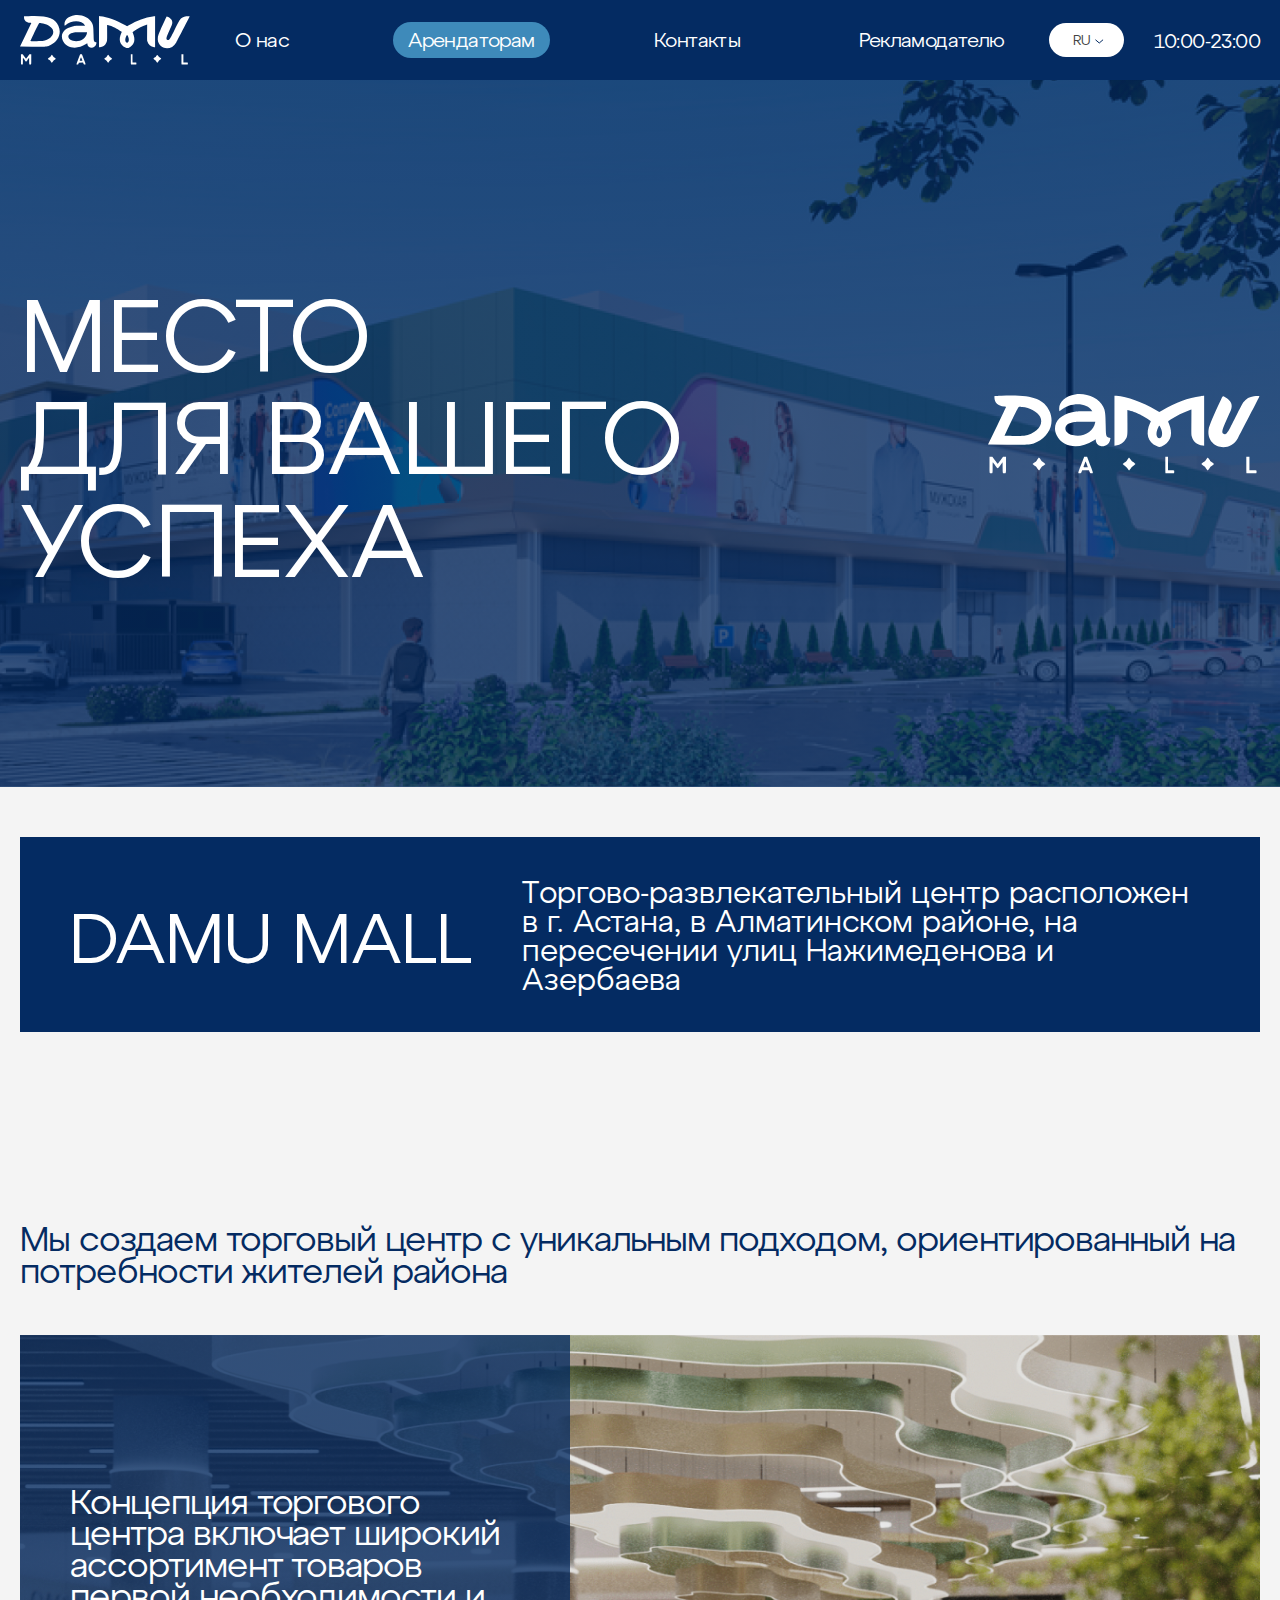
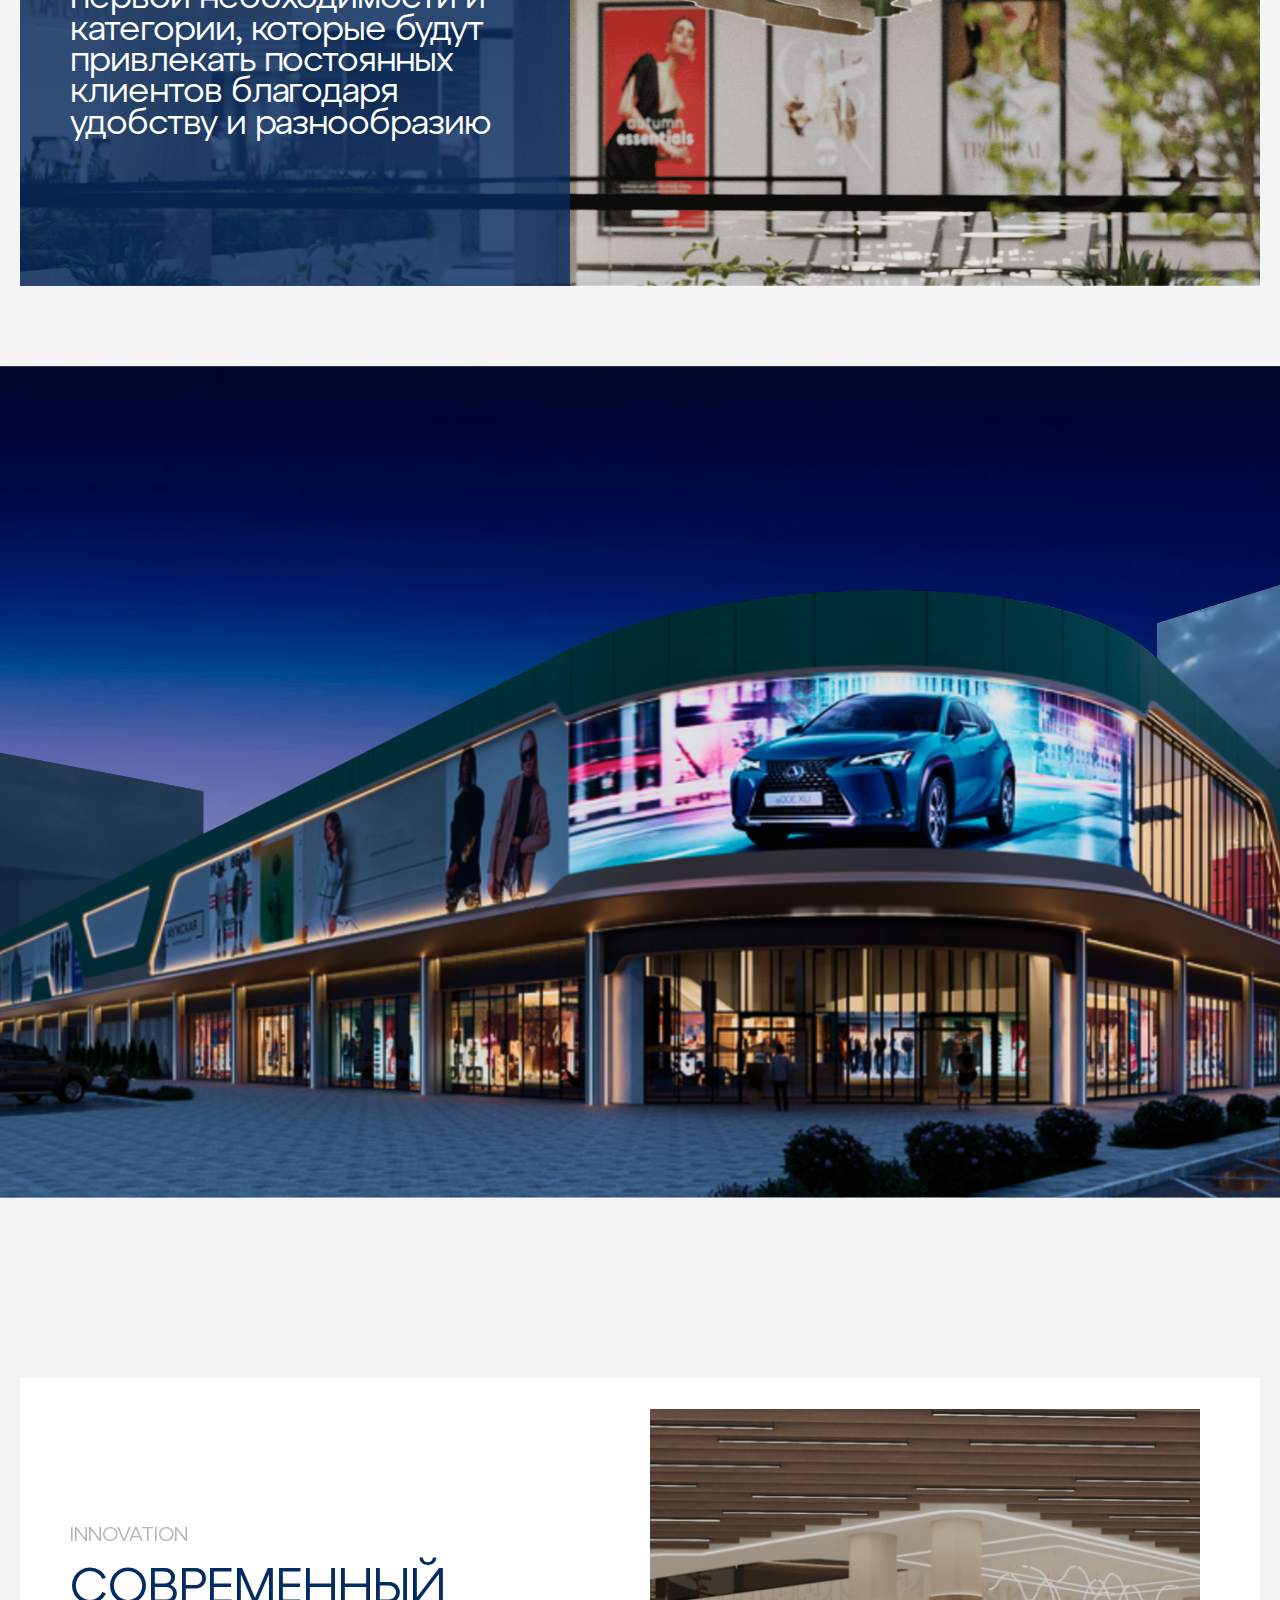
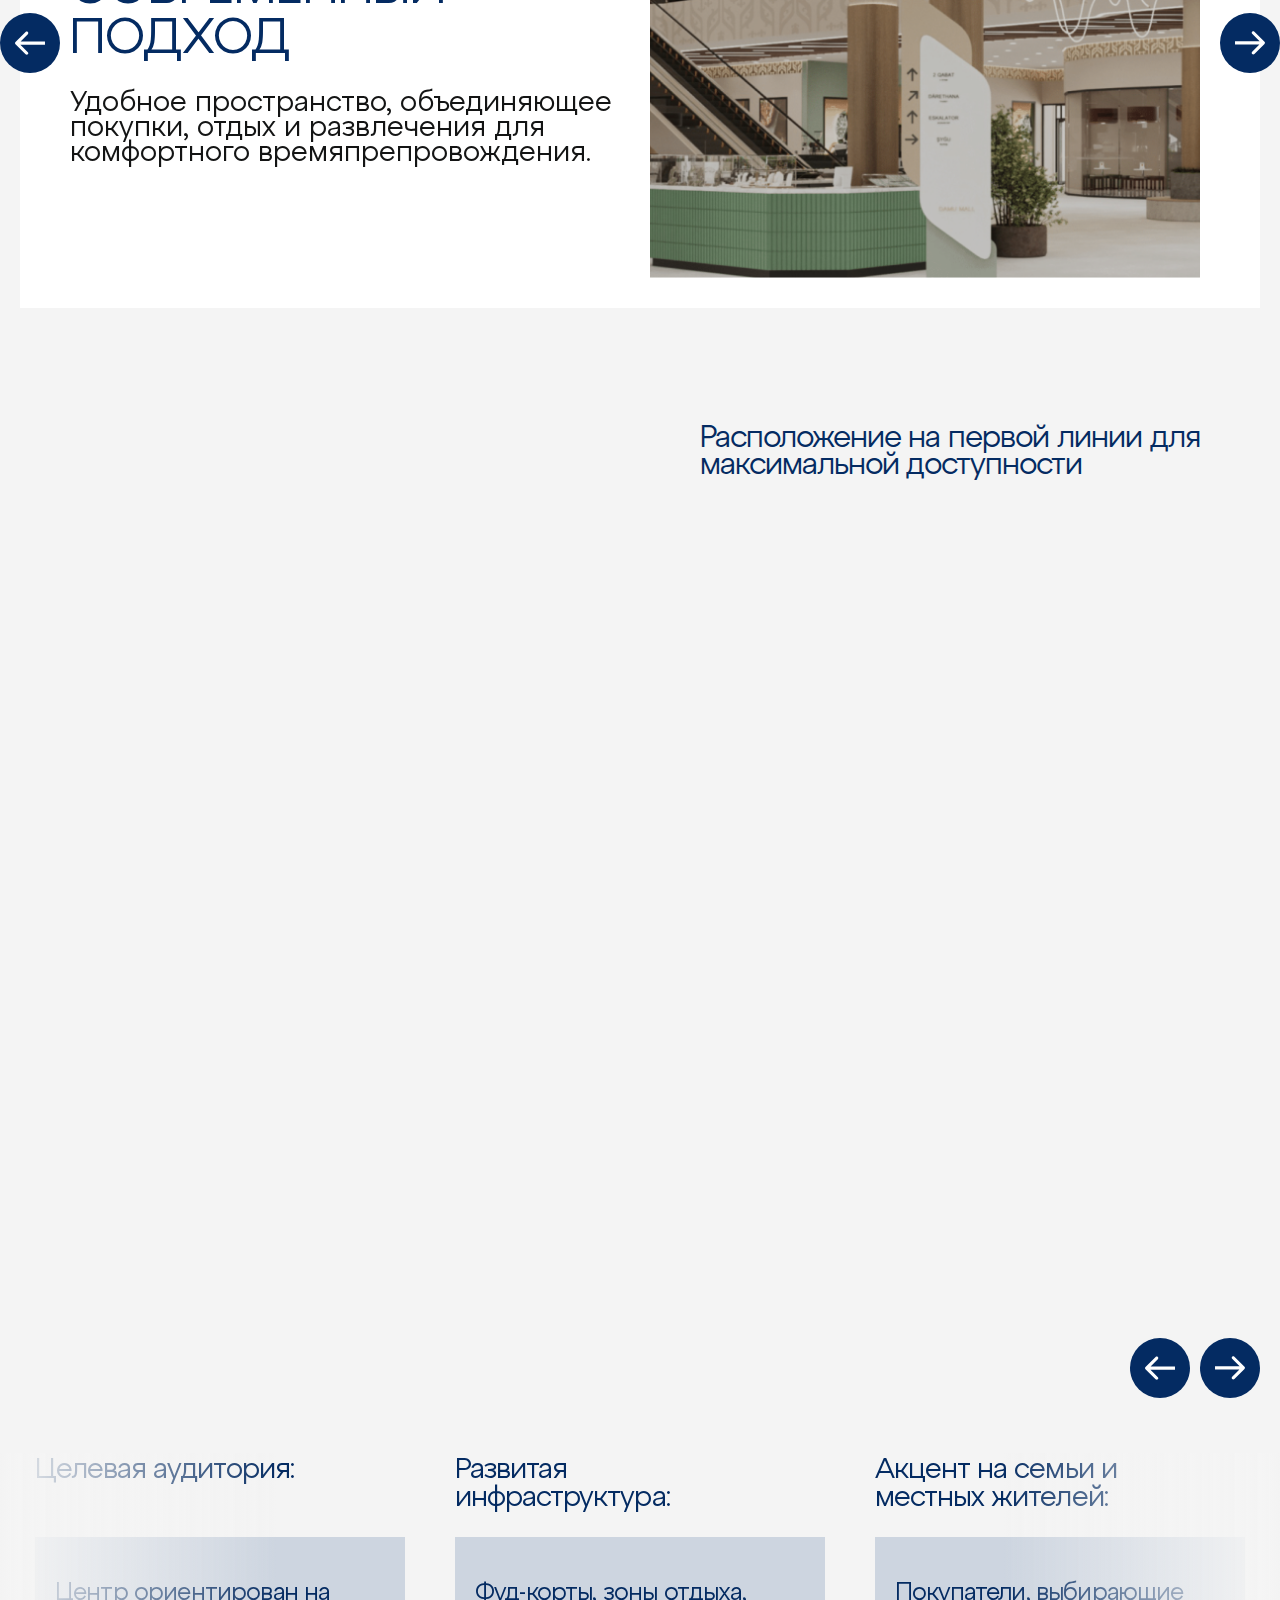
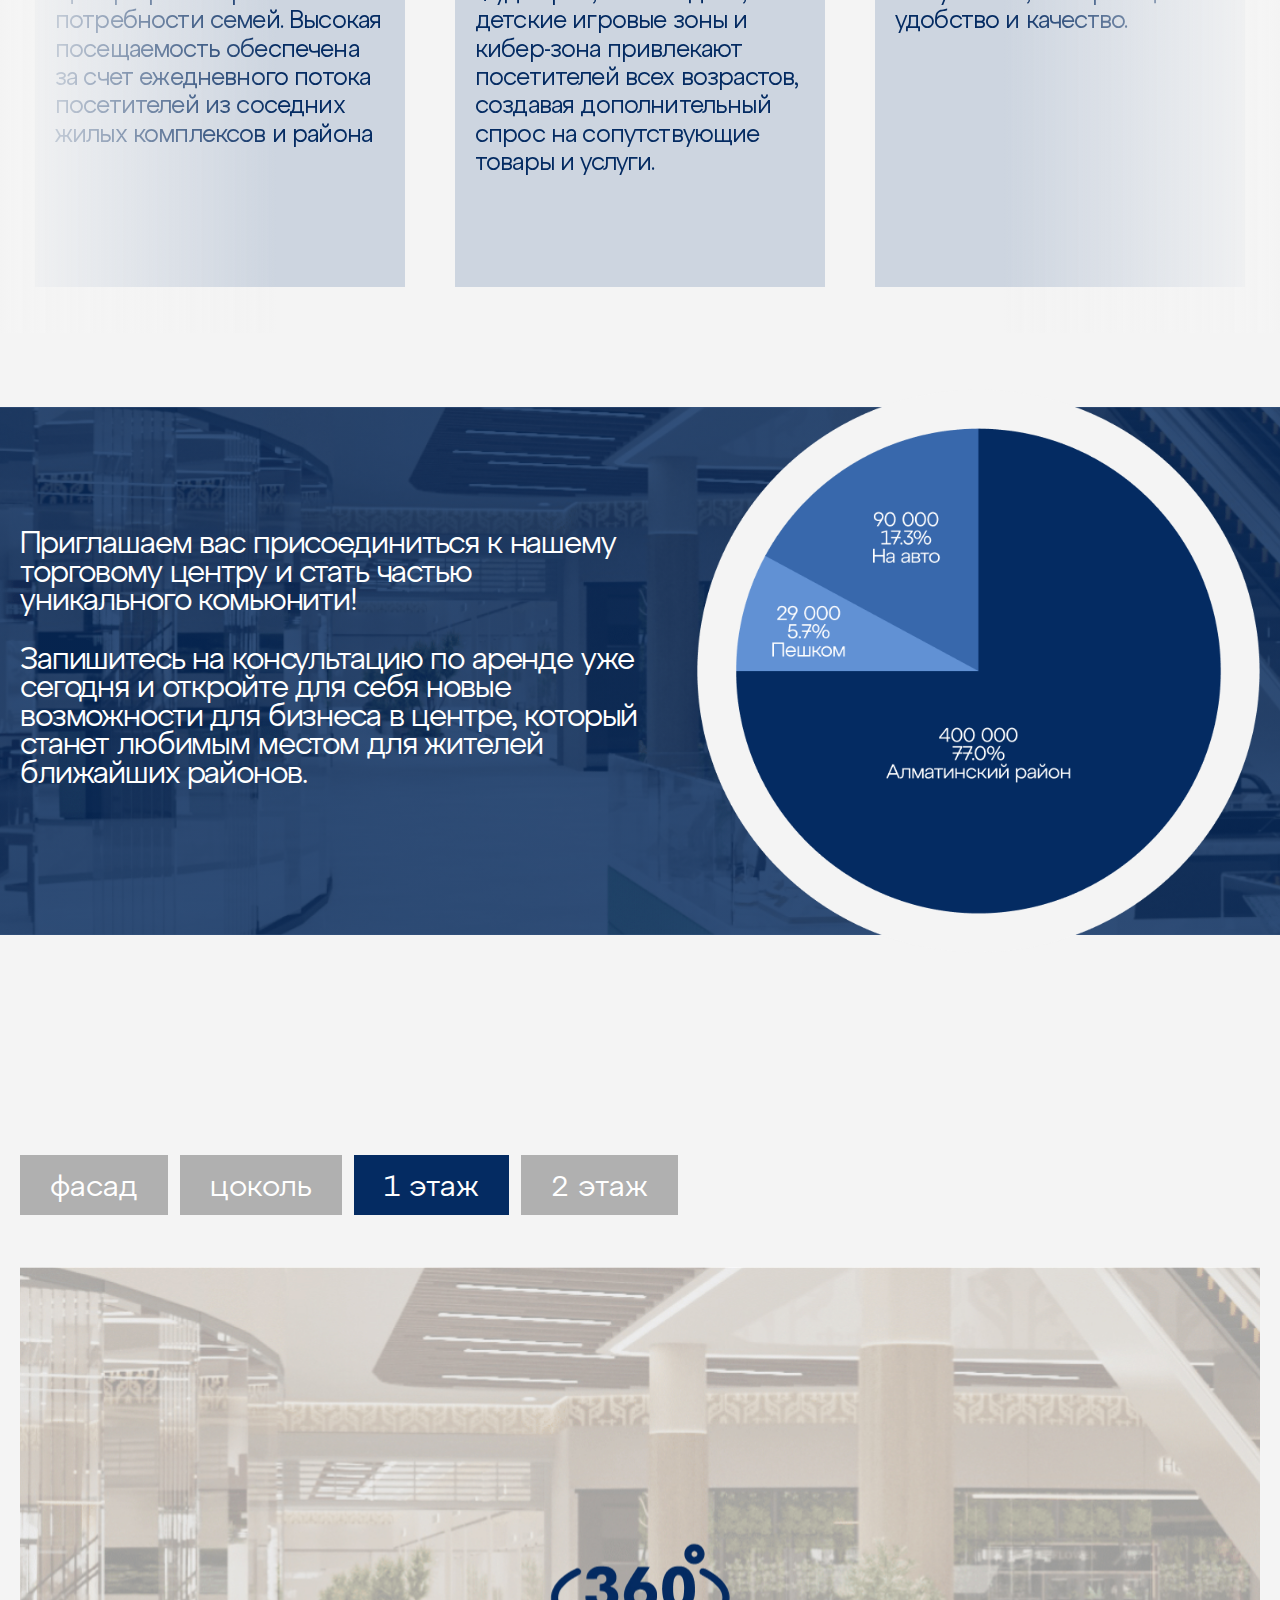
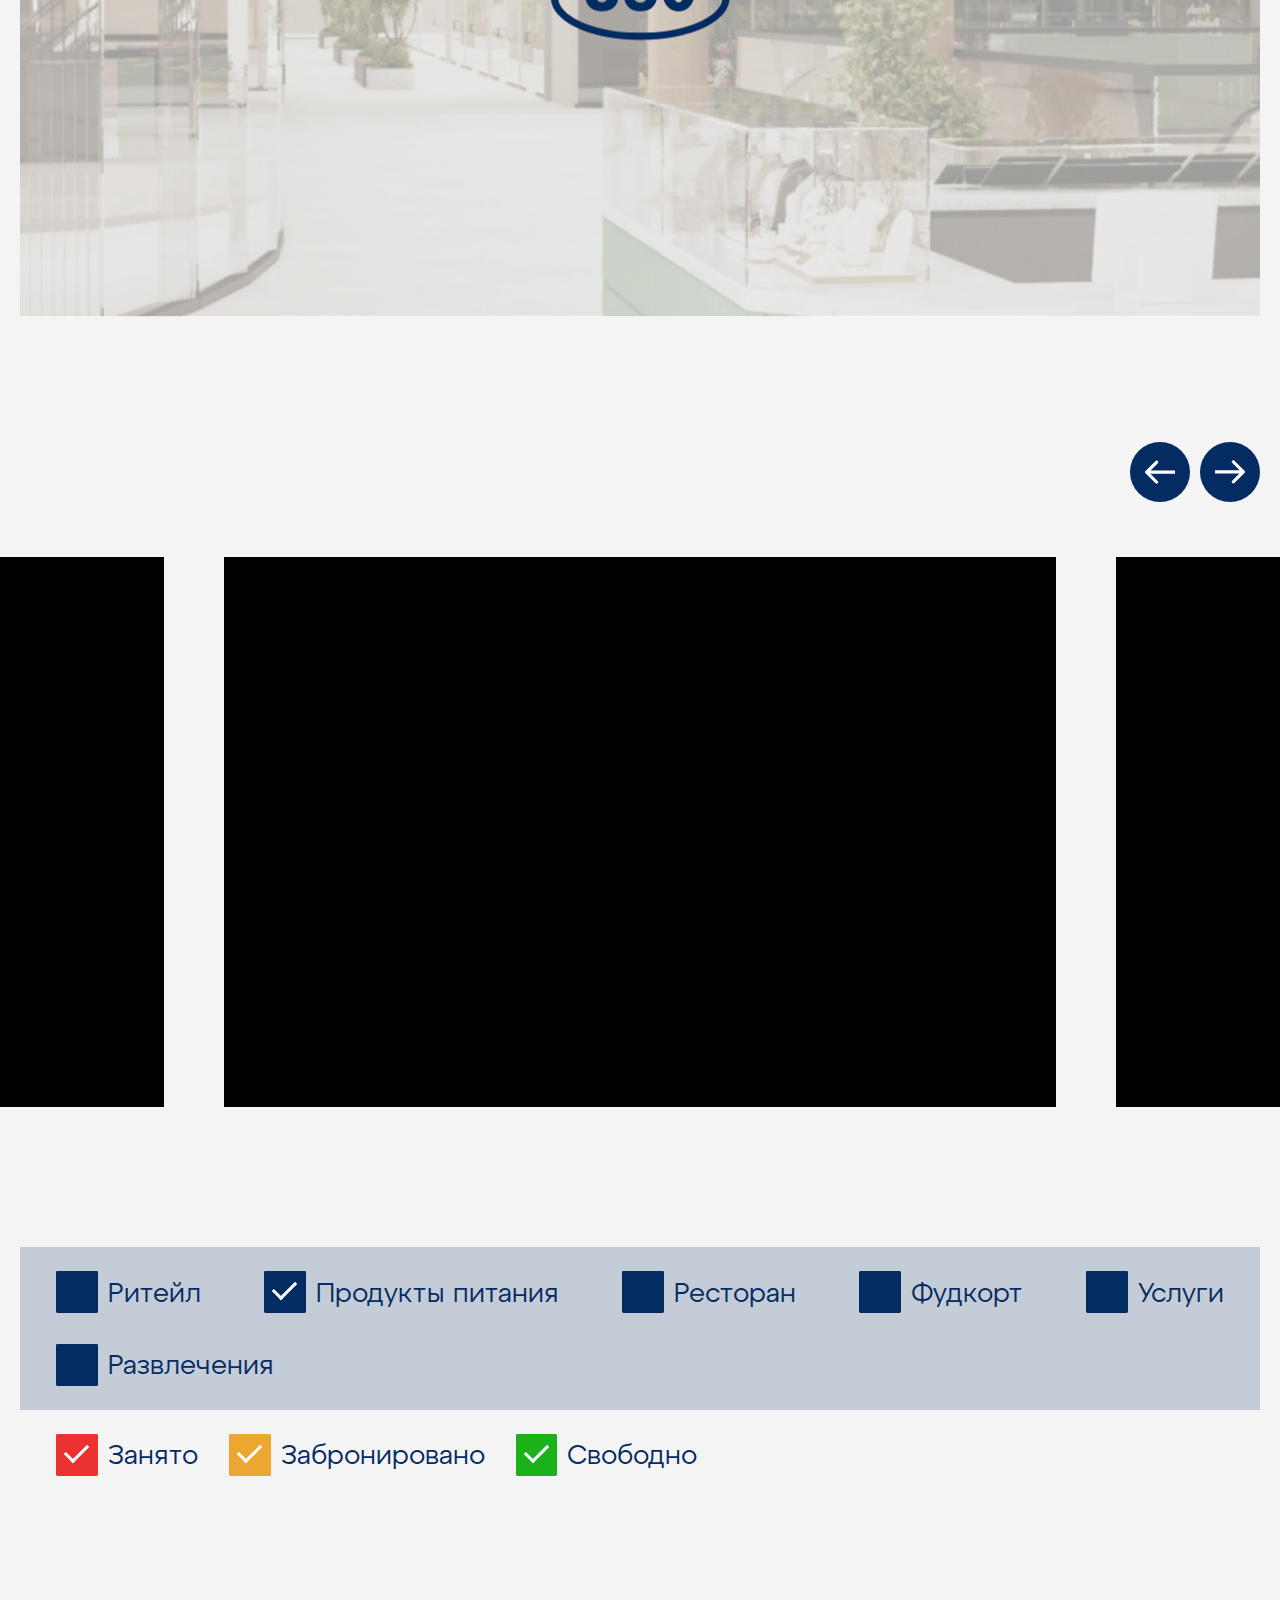
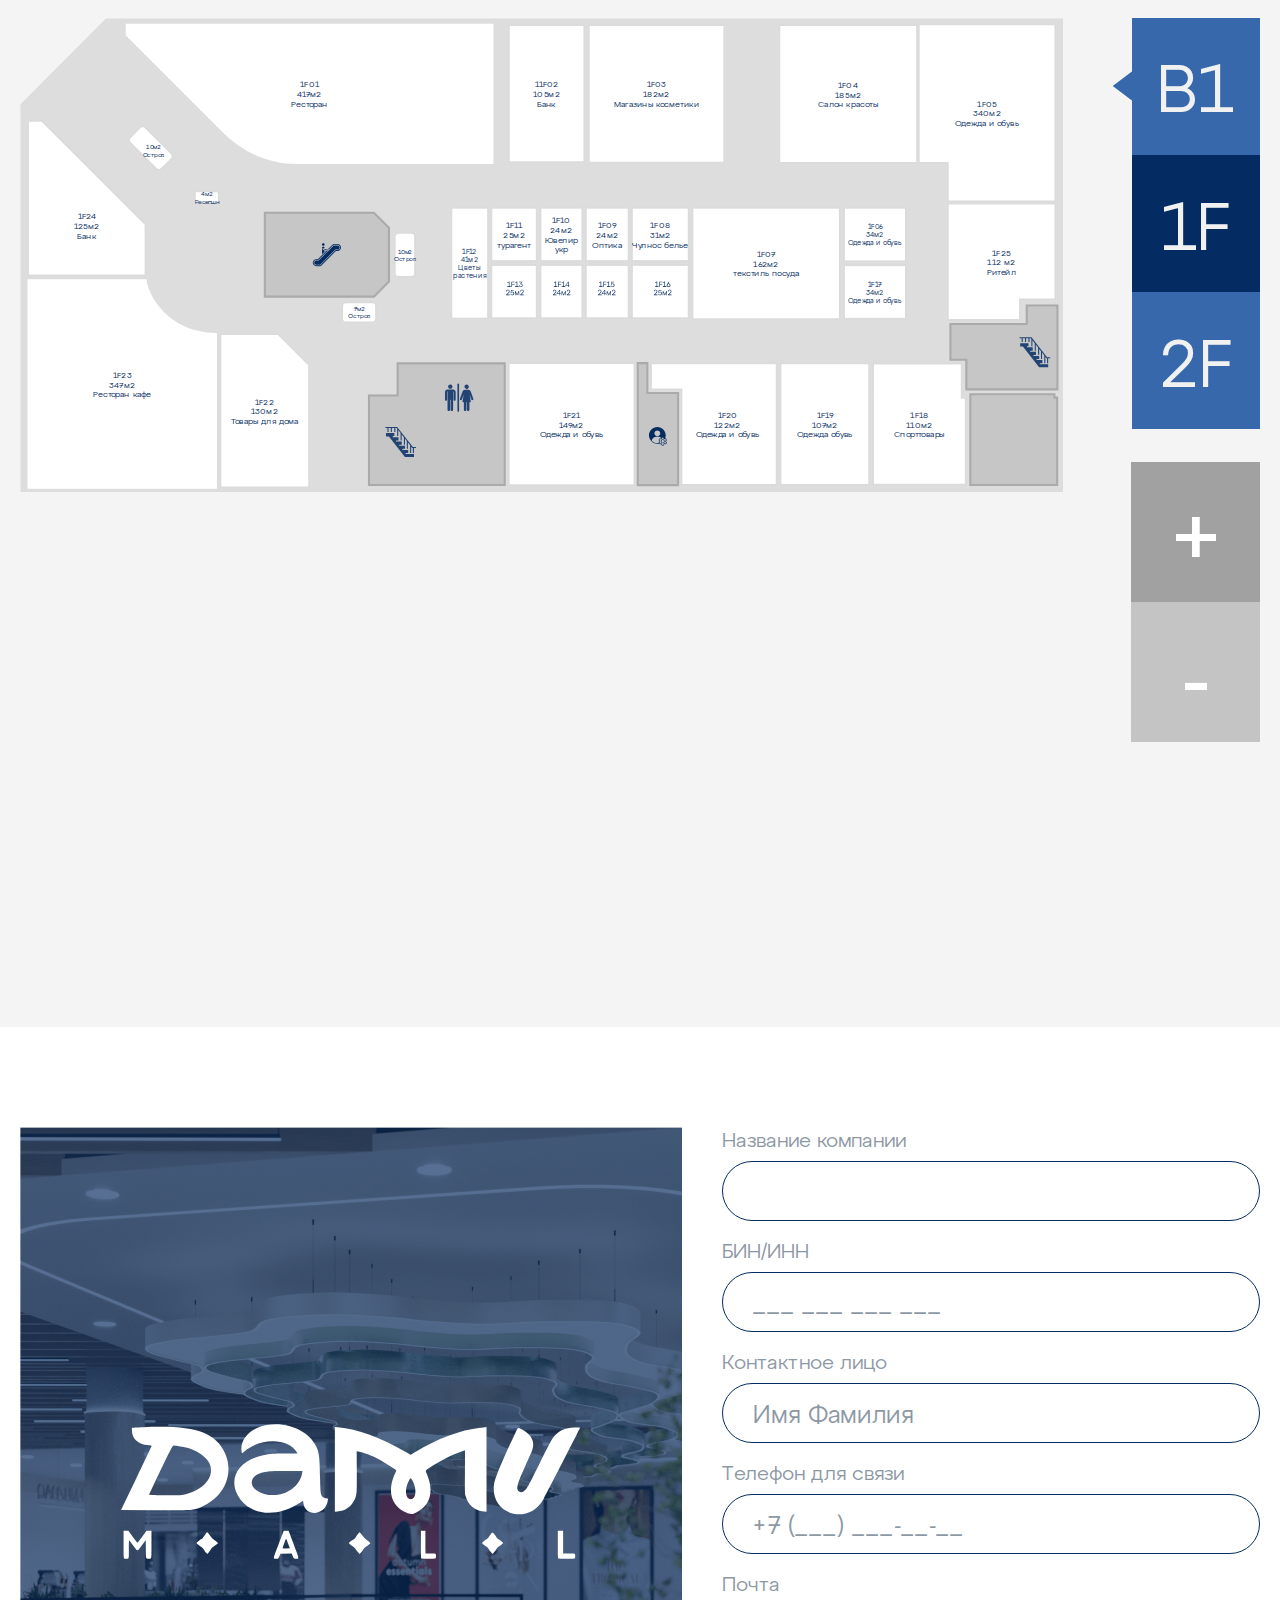
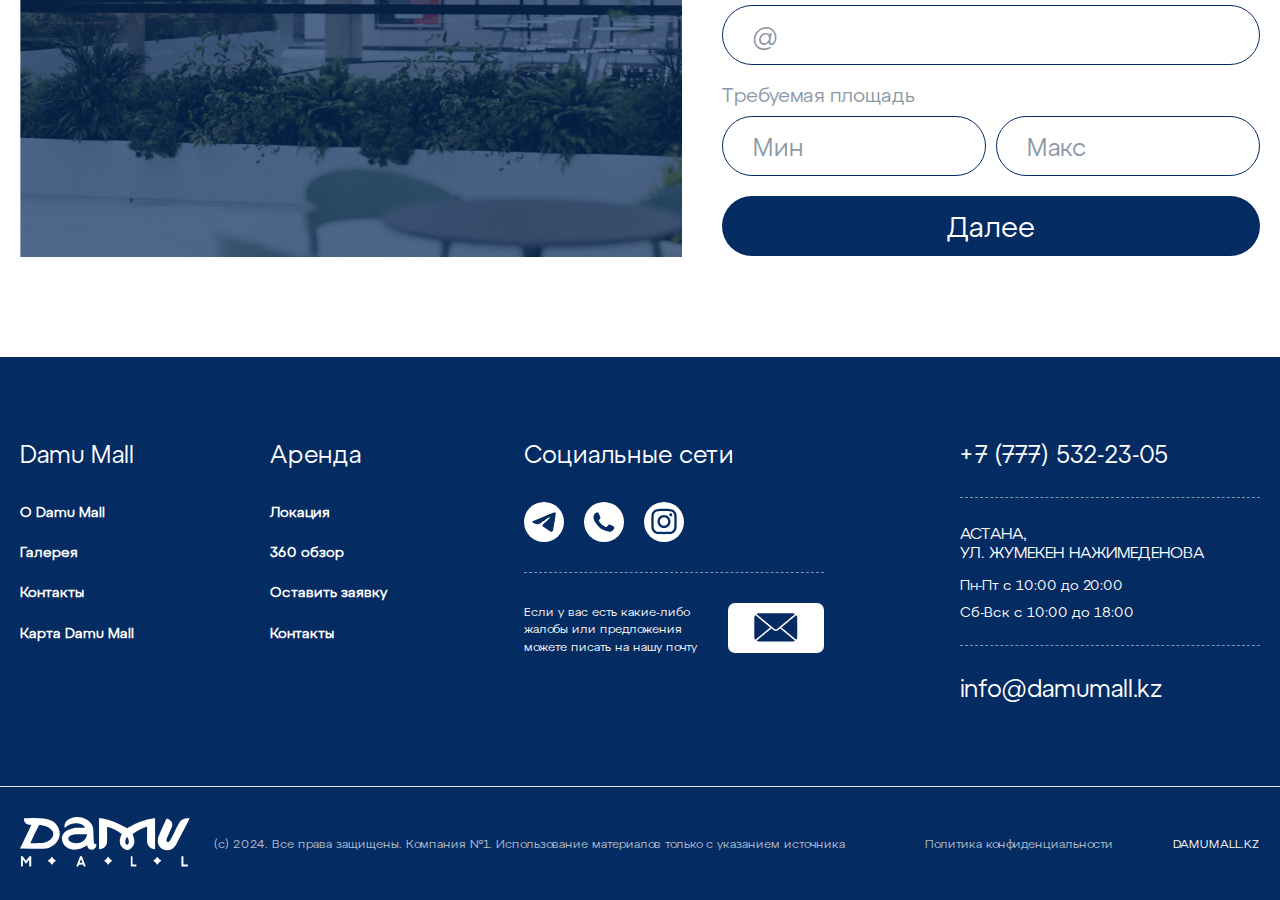
<file: index.html>
<!DOCTYPE html>
<html lang="ru" class="fixed">
  <head>
    <meta charset="UTF-8" />
    <meta http-equiv="X-UA-Compatible" content="IE=edge" />
    <meta name="viewport" content="width=device-width, initial-scale=1" />
    <meta http-equiv="x-ua-compatible" content="IE=edge" />
    <title>Damu</title>
    <link rel="stylesheet" href="css/select2.min.css" />
    <link rel="stylesheet" href="css/slick.css" />
    <link rel="stylesheet" href="css/slick-theme.css" />
    <link rel="stylesheet" href="css/aos.css" />
    <link rel="stylesheet" href="css/style.css" />
  </head>

  <body>
    <header class="blue-header" id="header">
      <div class="wrapper">
        <div class="header-info">
          <a href="index.html" class="logo">
            <img src="img/banner-logo.svg" alt="" />
          </a>
          <div class="menu-wrap">
            <ul class="main-menu">
              <li><a href="about.html">О нас</a></li>
              <li class="active"><a href="index.html">Арендаторам</a></li>
              <li><a href="contacts.html">Контакты</a></li>
              <li><a href="advertiser.html">Рекламодателю</a></li>
            </ul>
            <div class="info">
              <div class="select-wrap">
                <select>
                  <option value="1">RU</option>
                  <option value="2">KZ</option>
                </select>
              </div>
              <div class="time">10:00-23:00</div>
            </div>
          </div>
          <div class="drop-menu">
            <span class="line"></span>
            <span class="line"></span>
            <span class="line"></span>
          </div>
        </div>
      </div>
    </header>

    <div class="banner" style="background-image: url(img/banner-bg.jpg)">
      <div class="wrapper">
        <div class="banner-info">
          <h1
            data-aos="zoom"
            data-aos-offset="-100"
            data-aos-delay="200"
            data-aos-duration="800"
            data-aos-easing="ease-in-out"
          >
            место <br />
            для вашего <br />
            успеха
          </h1>
          <img
            src="img/banner-logo.svg"
            alt=""
            class="banner-logo"
            data-aos="zoom"
            data-aos-offset="-100"
            data-aos-delay="400"
            data-aos-duration="800"
            data-aos-easing="ease-in-out"
          />
        </div>
      </div>
    </div>

    <div class="style-block">
      <div class="wrapper">
        <div class="style">
          <h2
            data-aos="zoom"
            data-aos-offset="-100"
            data-aos-delay="200"
            data-aos-duration="800"
            data-aos-easing="ease-in-out"
          >
            DAMU MALL
          </h2>
          <p>
            Торгово-развлекательный центр расположен в г. Астана, в Алматинском
            районе, на пересечении улиц Нажимеденова и Азербаева
          </p>
        </div>
      </div>
    </div>

    <div class="about-concept">
      <div class="wrapper">
        <h2
          class="main-title"
          data-aos="zoom"
          data-aos-offset="-100"
          data-aos-delay="200"
          data-aos-duration="800"
          data-aos-easing="ease-in-out"
        >
          О концепции:
        </h2>
        <p class="subtitle">
          Мы создаем торговый центр с уникальным подходом, ориентированный на
          потребности жителей района
        </p>
        <div class="info" style="background-image: url(img/concept-bg.jpg)">
          <div class="texts">
            <p>
              Концепция торгового центра включает широкий ассортимент товаров
              первой необходимости и категории, которые будут привлекать
              постоянных клиентов благодаря удобству и разнообразию
            </p>
          </div>
        </div>
      </div>
    </div>

    <div class="square" style="background-image: url(img/square-bg.svg)">
      <div class="wrapper">
        <h2
          class="main-title white"
          data-aos="zoom"
          data-aos-offset="-100"
          data-aos-delay="200"
          data-aos-duration="800"
          data-aos-easing="ease-in-out"
        >
          Площадь
        </h2>
        <div class="square-items">
          <div
            class="square-item"
            data-aos="zoom"
            data-aos-offset="-100"
            data-aos-delay="400"
            data-aos-duration="800"
            data-aos-easing="ease-in-out"
          >
            <span class="text">общая площадь:</span>
            <p>
              <b>12 652 м<sup>2</sup></b>
            </p>
          </div>
          <div
            class="square-item"
            data-aos="zoom"
            data-aos-offset="-100"
            data-aos-delay="500"
            data-aos-duration="800"
            data-aos-easing="ease-in-out"
          >
            <span class="text">Площади для аренды</span>
            <p>
              <b>10м<sup>2</sup> - 1 500м<sup>2</sup></b>
            </p>
          </div>
          <div
            class="square-item"
            data-aos="zoom"
            data-aos-offset="-100"
            data-aos-delay="600"
            data-aos-duration="800"
            data-aos-easing="ease-in-out"
          >
            <span class="text">кол-во Арендных площадей</span>
            <p><b>70+</b></p>
          </div>
        </div>
      </div>
    </div>

    <div class="unique-features">
      <div class="wrapper">
        <h2
          class="main-title"
          data-aos="zoom"
          data-aos-offset="-100"
          data-aos-delay="400"
          data-aos-duration="800"
          data-aos-easing="ease-in-out"
        >
          Уникальные особенности:
        </h2>
        <div class="unique-features-slider-wrap">
          <div class="slider-navigation">
            <button type="button" class="slick-prev">
              <img src="img/slider-arrow.svg" alt="" />
            </button>
            <button type="button" class="slick-next">
              <img src="img/slider-arrow.svg" alt="" />
            </button>
          </div>
          <div class="unique-features-slider">
            <div class="item">
              <div class="text-wrap">
                <span>innovation</span>
                <h3>Современный подход</h3>
                <p>
                  Удобное пространство, объединяющее покупки, отдых и
                  развлечения для комфортного времяпрепровождения.
                </p>
              </div>
              <div
                class="img-wrap"
                style="background-image: url(img/unique-features-img1.png)"
              ></div>
            </div>
            <div class="item">
              <div class="text-wrap">
                <span>multiplicity</span>
                <h3>Разнообразие форматов:</h3>
                <p>
                  Многообразие бутиков, островков, фуд-корта, детские игровые
                  зоны и кибер-зоны
                </p>
              </div>
              <div
                class="img-wrap"
                style="background-image: url(img/unique-features-img2.png)"
              ></div>
            </div>
            <div class="item">
              <div class="text-wrap">
                <span>location</span>
                <h3>Доступное расположение:</h3>
                <p>
                  Легкий доступ для жителей ближайших жилых комплексов
                  <br />Вечерний трафик+
                </p>
              </div>
              <div
                class="img-wrap"
                style="background-image: url(img/unique-features-img3.png)"
              ></div>
            </div>
          </div>
        </div>
      </div>
    </div>

    <div class="accessible-location">
      <div class="wrapper">
        <div class="title-wrap">
          <h2
            class="main-title"
            data-aos="zoom"
            data-aos-offset="-100"
            data-aos-delay="200"
            data-aos-duration="800"
            data-aos-easing="ease-in-out"
          >
            Доступное расположение:
          </h2>
          <p>Расположение на первой линии для максимальной доступности</p>
        </div>
        <div class="location-items">
          <div
            class="location-item"
            data-aos="zoom"
            data-aos-offset="-100"
            data-aos-delay="400"
            data-aos-duration="800"
            data-aos-easing="ease-in-out"
          >
            <span>Средний поток клиентов в день</span>
            <b>4000 - 7000 </b>
          </div>
          <div
            class="location-item"
            data-aos="zoom"
            data-aos-offset="-100"
            data-aos-delay="500"
            data-aos-duration="800"
            data-aos-easing="ease-in-out"
          >
            <span>Охват аудитории:</span>
            <b>60,000–90,000</b>
          </div>
          <div
            class="location-item"
            data-aos="zoom"
            data-aos-offset="-100"
            data-aos-delay="600"
            data-aos-duration="800"
            data-aos-easing="ease-in-out"
          >
            <span>Население района</span>
            <b>400 000+</b>
          </div>
        </div>
      </div>
    </div>

    <div id="map"></div>

    <div class="advantages">
      <div class="slider-title-wrap">
        <h2
          class="main-title"
          data-aos="zoom"
          data-aos-offset="-100"
          data-aos-delay="200"
          data-aos-duration="800"
          data-aos-easing="ease-in-out"
        >
          Преимущества
        </h2>
        <div class="slider-navigation">
          <button type="button" class="slick-prev">
            <img src="img/slider-arrow.svg" alt="" />
          </button>
          <button type="button" class="slick-next">
            <img src="img/slider-arrow.svg" alt="" />
          </button>
        </div>
      </div>
      <div class="advantages-slider">
        <div class="item">
          <p>Развитая инфраструктура:</p>
          <div class="text">
            <span
              >Фуд-корты, зоны отдыха, детские игровые зоны и кибер-зона
              привлекают посетителей всех возрастов, создавая дополнительный
              спрос на сопутствующие товары и услуги.
            </span>
          </div>
        </div>
        <div class="item">
          <p>Акцент на семьи и местных жителей:</p>
          <div class="text">
            <span>Покупатели, выбирающие удобство и качество.</span>
          </div>
        </div>
        <div class="item">
          <p>Целевая аудитория:</p>
          <div class="text">
            <span>Центр ориентирован на потребности семей. </span>
            <span>
              Высокая посещаемость обеспечена за счет ежедневного потока
              посетителей из соседних жилых комплексов и района</span
            >
          </div>
        </div>
        <div class="item">
          <p>Вечерний трафик</p>
          <div class="text">
            <span
              >Дополнительный поток клиентов обеспечит вечерний автомобильный
              трафик
            </span>
          </div>
        </div>
        <div class="item">
          <p>Постоянный трафик:</p>
          <div class="text">
            <span
              >Стабильная посещаемость и высокая лояльность благодаря пешему и
              автомобильному трафику из ближайших районов.
            </span>
          </div>
        </div>
        <div class="item">
          <p>Развитая инфраструктура:</p>
          <div class="text">
            <span
              >Фуд-корты, зоны отдыха, детские игровые зоны и кибер-зона
              привлекают посетителей всех возрастов, создавая дополнительный
              спрос на сопутствующие товары и услуги.
            </span>
          </div>
        </div>
        <div class="item">
          <p>Акцент на семьи и местных жителей:</p>
          <div class="text">
            <span>Покупатели, выбирающие удобство и качество.</span>
          </div>
        </div>
        <div class="item">
          <p>Целевая аудитория:</p>
          <div class="text">
            <span>Центр ориентирован на потребности семей. </span>
            <span>
              Высокая посещаемость обеспечена за счет ежедневного потока
              посетителей из соседних жилых комплексов и района</span
            >
          </div>
        </div>
      </div>
    </div>

    <div class="invite-wrap">
      <h2>
        Приглашаем вас присоединиться к нашему торговому центру и стать частью
        уникального комьюнити!
      </h2>
      <div class="invite" style="background-image: url(img/invite-bg.jpg)">
        <div class="wrapper">
          <div class="invite-info">
            <div class="texts">
              <p class="hide">
                Приглашаем вас присоединиться к нашему торговому центру и стать
                частью уникального комьюнити!
              </p>
              <p>
                Запишитесь на консультацию по аренде уже сегодня и откройте для
                себя новые возможности для бизнеса в центре, который станет
                любимым местом для жителей ближайших районов.
              </p>
            </div>
            <div class="img-wrap">
              <img src="img/invite-img.png" alt="" />
            </div>
          </div>
        </div>
      </div>
    </div>

    <div class="panorama">
      <div class="wrapper">
        <h2
          class="main-title"
          data-aos="zoom"
          data-aos-offset="-100"
          data-aos-delay="200"
          data-aos-duration="800"
          data-aos-easing="ease-in-out"
        >
          360° обзор damu mall
        </h2>
        <div class="tabs">
          <ul class="tab-list">
            <li class="tab-link" data-tab="tab1">ФАСАД</li>
            <li class="tab-link" data-tab="tab2">ЦОКОЛЬ</li>
            <li class="tab-link active" data-tab="tab3">1 ЭТАЖ</li>
            <li class="tab-link" data-tab="tab4">2 ЭТАЖ</li>
          </ul>

          <div id="tab1" class="tab-content">
            <div
              class="panorama"
              id="panorama1"
              style="background-image: url(img/panorama-bg.jpg)"
            ></div>
          </div>
          <div id="tab2" class="tab-content">
            <div
              class="panorama"
              id="panorama2"
              style="background-image: url(img/panorama-bg.jpg)"
            ></div>
          </div>
          <div id="tab3" class="tab-content active">
            <div
              class="panorama"
              id="panorama3"
              style="background-image: url(img/panorama-bg.jpg)"
            ></div>
          </div>
          <div id="tab4" class="tab-content">
            <div
              class="panorama"
              id="panorama3"
              style="background-image: url(img/panorama-bg.jpg)"
            ></div>
          </div>
        </div>
      </div>
    </div>

    <div class="videos">
      <div class="slider-title-wrap">
        <h2
          class="main-title"
          data-aos="zoom"
          data-aos-offset="-100"
          data-aos-delay="200"
          data-aos-duration="800"
          data-aos-easing="ease-in-out"
        >
          Видеообзор
        </h2>
        <div class="slider-navigation">
          <button type="button" class="slick-prev">
            <img src="img/slider-arrow.svg" alt="" />
          </button>
          <button type="button" class="slick-next">
            <img src="img/slider-arrow.svg" alt="" />
          </button>
        </div>
      </div>
      <div class="videos-slider">
        <div class="item">
          <div class="video">
            <iframe
              src="https://www.youtube.com/embed/fh8JUtRZ1Ek?si=GFAZxCOBDYz1E4Tn"
              title="YouTube video player"
              frameborder="0"
              allow="accelerometer; autoplay; clipboard-write; encrypted-media; gyroscope; picture-in-picture; web-share"
              referrerpolicy="strict-origin-when-cross-origin"
              allowfullscreen
            ></iframe>
          </div>
        </div>
        <div class="item">
          <div class="video">
            <iframe
              src="https://www.youtube.com/embed/fh8JUtRZ1Ek?si=GFAZxCOBDYz1E4Tn"
              title="YouTube video player"
              frameborder="0"
              allow="accelerometer; autoplay; clipboard-write; encrypted-media; gyroscope; picture-in-picture; web-share"
              referrerpolicy="strict-origin-when-cross-origin"
              allowfullscreen
            ></iframe>
          </div>
        </div>
        <div class="item">
          <div class="video">
            <iframe
              src="https://www.youtube.com/embed/fh8JUtRZ1Ek?si=GFAZxCOBDYz1E4Tn"
              title="YouTube video player"
              frameborder="0"
              allow="accelerometer; autoplay; clipboard-write; encrypted-media; gyroscope; picture-in-picture; web-share"
              referrerpolicy="strict-origin-when-cross-origin"
              allowfullscreen
            ></iframe>
          </div>
        </div>
        <div class="item">
          <div class="video">
            <iframe
              src="https://www.youtube.com/embed/fh8JUtRZ1Ek?si=GFAZxCOBDYz1E4Tn"
              title="YouTube video player"
              frameborder="0"
              allow="accelerometer; autoplay; clipboard-write; encrypted-media; gyroscope; picture-in-picture; web-share"
              referrerpolicy="strict-origin-when-cross-origin"
              allowfullscreen
            ></iframe>
          </div>
        </div>
        <div class="item">
          <div class="video">
            <iframe
              src="https://www.youtube.com/embed/fh8JUtRZ1Ek?si=GFAZxCOBDYz1E4Tn"
              title="YouTube video player"
              frameborder="0"
              allow="accelerometer; autoplay; clipboard-write; encrypted-media; gyroscope; picture-in-picture; web-share"
              referrerpolicy="strict-origin-when-cross-origin"
              allowfullscreen
            ></iframe>
          </div>
        </div>
      </div>
    </div>


    <div class="map-street">
      <div class="wrapper">
        <h2
            class="main-title"
            data-aos="zoom"
            data-aos-offset="-100"
            data-aos-delay="200"
            data-aos-duration="800"
            data-aos-easing="ease-in-out"
        >
          карта DAMU MALL
        </h2>

        <div class="map-street-types">
          <label class="map-street-checkbox">
            <input type="checkbox">
            <span></span>
            Ритейл
          </label>
          <label class="map-street-checkbox">
            <input type="checkbox" checked>
            <span></span>
            Продукты питания
          </label>
          <label class="map-street-checkbox">
            <input type="checkbox">
            <span></span>
            Ресторан
          </label>
          <label class="map-street-checkbox">
            <input type="checkbox">
            <span></span>
            Фудкорт
          </label>
          <label class="map-street-checkbox">
            <input type="checkbox">
            <span></span>
            Услуги
          </label>
          <label class="map-street-checkbox">
            <input type="checkbox">
            <span></span>
            Развлечения
          </label>
        </div>
        <div class="map-street-types colors">
          <label class="map-street-checkbox">
            <input type="checkbox" checked>
            <span></span>
            Занято
          </label>
          <label class="map-street-checkbox">
            <input type="checkbox" checked>
            <span></span>
            Забронировано
          </label>
          <label class="map-street-checkbox">
            <input type="checkbox" checked>
            <span></span>
            Свободно
          </label>
        </div>
      </div>

      <div class="wrapper for-map">
        <div class="map-street-body">
          <div class="map-street-map-content-info mobile">
            <div class="map-street-map-content-info-img">
              <img src="img/logo-parter-street.png" alt="logo-parter-street">
            </div>
            <div class="map-street-map-content-info-solid"></div>
            <h3 class="map-street-map-content-info-title">Ресторан</h3>
            <div class="map-street-map-content-info-statuses">
              <div class="map-street-map-content-info-statuses-item">Свободно</div>
              <div class="map-street-map-content-info-statuses-item">Забронировано</div>
              <div class="map-street-map-content-info-statuses-item closed">Занято</div>
            </div>
            <button class="map-street-map-content-info-btn">
              Встать в очередь
            </button>
          </div>
          <div class="map-street-map-content">
            <div style="overflow: hidden;">
              <svg class="svg-map" width="1518" height="691" viewBox="0 0 1518 691" fill="none" xmlns="http://www.w3.org/2000/svg">
                <path d="M0.726562 125.567V690.022H1517.9V0.654297H124.966L0.726562 125.567Z" fill="#DDDDDD"/>
                <path d="M548.109 547.787H506.324V681.21H706.891V501.104H548.109V547.787Z" fill="#C6C6C6"/>
                <path d="M548.109 549.287H549.609V547.787V502.604H705.391V679.71H507.824V549.287H548.109Z" stroke="black" stroke-opacity="0.14" stroke-width="3"/>
                <path d="M897.52 681.32V500.736H914.475V544.171H959.185V681.32H897.52Z" fill="#C6C6C6"/>
                <path d="M914.475 545.671H957.685V679.82H899.02V502.236H912.975V544.171V545.671H914.475Z" stroke="black" stroke-opacity="0.14" stroke-width="3"/>
                <path d="M1506.86 546.18H1381.6V681.104H1510.85V551.014H1506.86V546.18Z" fill="#C6C6C6"/>
                <path d="M1505.36 551.014V552.514H1506.86H1509.35V679.604H1383.1V547.68H1505.36V551.014Z" stroke="black" stroke-opacity="0.14" stroke-width="3"/>
                <path d="M1352.57 443.919V498.748H1375.71V542.009H1511.28V416.852H1463.62V443.919H1352.57Z" fill="#C6C6C6"/>
                <path d="M1377.21 498.748V497.248H1375.71H1354.07V445.419H1463.62H1465.12V443.919V418.352H1509.78V540.509H1377.21V498.748Z" stroke="black" stroke-opacity="0.14" stroke-width="3"/>
                <path d="M354.801 281.865V406.965L515.643 406.967L538.415 384.194V304.637L515.643 281.865H354.801Z" fill="#C6C6C6"/>
                <path d="M356.301 405.465V283.365H515.022L536.915 305.259V383.573L515.022 405.467L356.301 405.465Z" stroke="black" stroke-opacity="0.14" stroke-width="3"/>
                <path d="M448.503 339.032C448.811 339.014 449.102 338.883 449.321 338.665C449.539 338.446 449.67 338.155 449.689 337.846L456.162 331.373C456.276 331.259 456.41 331.169 456.559 331.107C456.707 331.046 456.866 331.014 457.027 331.015H462.117C462.901 331.015 463.653 331.326 464.208 331.881C464.762 332.435 465.074 333.187 465.074 333.971C465.074 334.756 464.762 335.508 464.208 336.062C463.653 336.617 462.901 336.928 462.117 336.928H459.145C459.089 336.928 459.035 336.939 458.983 336.96C458.932 336.982 458.885 337.013 458.846 337.052L437.251 358.647C437.138 358.761 437.003 358.851 436.855 358.913C436.706 358.974 436.547 359.006 436.386 359.005H431.1C430.316 359.005 429.564 358.694 429.009 358.139C428.455 357.585 428.143 356.833 428.143 356.048C428.143 355.264 428.455 354.512 429.009 353.958C429.564 353.403 430.316 353.092 431.1 353.092H434.268C434.38 353.092 434.488 353.047 434.567 352.968L448.503 339.032ZM441.972 334.766C442.327 334.92 442.721 335.085 443.145 335.251V334.431C443.145 334.058 442.996 333.701 442.733 333.438C442.469 333.174 442.112 333.026 441.739 333.025H440.979C440.606 333.026 440.248 333.174 439.985 333.438C439.721 333.701 439.573 334.058 439.573 334.431V343.781L443.145 340.209V337.947C442.45 337.705 441.728 337.421 440.978 337.097C440.818 337.028 440.674 336.927 440.554 336.8C440.435 336.673 440.343 336.523 440.283 336.359C440.2 336.127 440.186 335.876 440.244 335.636C440.301 335.396 440.427 335.179 440.606 335.01C440.786 334.841 441.01 334.727 441.253 334.684C441.496 334.641 441.746 334.669 441.972 334.766ZM448.44 337.346C445.866 337.257 443.324 336.273 441.636 335.541C441.561 335.51 441.478 335.501 441.398 335.516C441.318 335.531 441.244 335.569 441.185 335.626C441.126 335.682 441.084 335.754 441.065 335.833C441.047 335.913 441.051 335.996 441.079 336.073C441.098 336.128 441.13 336.179 441.17 336.222C441.21 336.265 441.259 336.299 441.313 336.322C444.058 337.509 446.379 338.12 448.41 338.191C448.467 338.192 448.523 338.183 448.576 338.163C448.629 338.142 448.678 338.112 448.719 338.072C448.778 338.015 448.82 337.941 448.838 337.86C448.856 337.779 448.85 337.694 448.82 337.617C448.79 337.539 448.738 337.472 448.671 337.424C448.603 337.376 448.523 337.349 448.44 337.346ZM462.117 328.902H457.027C456.589 328.901 456.155 328.987 455.75 329.155C455.345 329.322 454.978 329.569 454.669 329.879L448.068 336.48C448.201 336.49 448.335 336.498 448.469 336.502C448.645 336.508 448.819 336.55 448.978 336.627C449.137 336.704 449.278 336.813 449.392 336.948L455.565 330.775C455.756 330.583 455.984 330.43 456.235 330.326C456.486 330.222 456.755 330.169 457.027 330.17H462.117C463.125 330.17 464.092 330.57 464.805 331.283C465.518 331.996 465.919 332.963 465.919 333.971C465.919 334.98 465.518 335.947 464.805 336.66C464.092 337.373 463.125 337.773 462.117 337.773H459.32L437.849 359.245C437.657 359.437 437.429 359.59 437.178 359.694C436.927 359.798 436.658 359.851 436.386 359.85H431.1C430.092 359.85 429.125 359.45 428.412 358.737C427.699 358.024 427.298 357.057 427.298 356.048C427.298 355.04 427.699 354.073 428.412 353.36C429.125 352.647 430.092 352.247 431.1 352.247H434.093L447.38 338.96C446.882 338.905 446.368 338.823 445.837 338.711L433.692 350.856C433.613 350.935 433.506 350.98 433.394 350.98H431.1C429.756 350.98 428.467 351.514 427.516 352.464C426.565 353.415 426.031 354.704 426.031 356.048C426.031 357.393 426.565 358.682 427.516 359.633C428.467 360.583 429.756 361.117 431.1 361.117H436.386C436.824 361.119 437.258 361.033 437.663 360.865C438.068 360.698 438.435 360.451 438.744 360.141L459.721 339.164C459.8 339.085 459.908 339.04 460.02 339.04H462.117C463.462 339.04 464.751 338.506 465.702 337.556C466.652 336.605 467.186 335.316 467.186 333.971C467.186 332.627 466.652 331.338 465.702 330.387C464.751 329.437 463.462 328.902 462.117 328.902ZM444.873 338.48C444.584 338.403 444.289 338.319 443.99 338.226V339.364L444.873 338.48ZM441.359 331.61C441.744 331.61 442.12 331.496 442.441 331.282C442.761 331.067 443.01 330.763 443.158 330.407C443.305 330.052 443.344 329.66 443.268 329.282C443.193 328.904 443.008 328.557 442.735 328.285C442.463 328.013 442.116 327.827 441.738 327.752C441.36 327.677 440.969 327.716 440.613 327.863C440.257 328.011 439.953 328.26 439.739 328.58C439.525 328.901 439.411 329.277 439.411 329.662C439.411 330.179 439.617 330.674 439.982 331.039C440.347 331.404 440.842 331.609 441.359 331.61Z" fill="#042B62"/>
                <g data-position="2" data-title="Банк">
                  <path d="M823.018 8.49219H709.766V211.636H823.018V8.49219Z" fill="white"/>
                  <path d="M711.266 210.136V9.99219H821.518V210.136H711.266Z" stroke="black" stroke-opacity="0.14" stroke-width="3"/>
                  <foreignObject x="747" y="82" width="130" height="50">
                    <div class="text" xmlns="http://www.w3.org/1999/xhtml">
                      11F02 <br>
                      105м2 <br>
                      Банк
                    </div>
                  </foreignObject>
                </g>
                <g data-position="3" data-title="Магазины косметики">
                  <path d="M826.066 8.49219V212.143H1026.67V8.49219H826.066Z" fill="white"/>
                  <path d="M1025.17 210.643H827.566V9.99219H1025.17V210.643Z" stroke="black" stroke-opacity="0.14" stroke-width="3"/>
                  <foreignObject x="860" y="82" width="130" height="50">
                    <div class="text" xmlns="http://www.w3.org/1999/xhtml">
                      1F03 <br>
                      182м2 <br>
                      Магазины косметики
                    </div>
                  </foreignObject>
                </g>
                <g data-position="2.6" data-title="Салон красоты">
                  <path d="M1307.14 212.411H1103.44V8.71289H1307.14V212.411Z" fill="white"/>
                  <path d="M1305.64 210.911H1104.94V10.2129H1305.64V210.911Z" stroke="black" stroke-opacity="0.14" stroke-width="3"/>
                  <foreignObject x="1163" y="82" width="130" height="50">
                    <div class="text" xmlns="http://www.w3.org/1999/xhtml">
                      1F04 <br>
                      185м2 <br>
                      Салон красоты
                    </div>
                  </foreignObject>
                </g>
                <g data-position="2.6" data-title="Одежда и обувь">
                  <path fill-rule="evenodd" clip-rule="evenodd" d="M1348.54 212.528V268.5H1508.42V7.59961H1306.34V212.528H1348.54Z" fill="white"></path>
                  <path d="M1350.04 212.528V211.028H1348.54H1307.84V9.09961H1506.92V267H1350.04V212.528Z" stroke="black" stroke-opacity="0.14" stroke-width="3"></path>
                  <foreignObject x="1364" y="82" width="130" height="50">
                    <div class="text" xmlns="http://www.w3.org/1999/xhtml">
                      1F05 <br>
                      340м2 <br>
                      Одежда и обувь
                    </div>
                  </foreignObject>
                </g>
                <g data-position="2.3" data-title="Спорттовары">
                  <path d="M1372.14 551.224V501.416H1239.74L1239.74 680.894H1378.03V551.224H1372.14Z" fill="white"/>
                  <path d="M1370.64 551.224V552.724H1372.14H1376.53V679.394H1241.24L1241.24 502.916H1370.64V551.224Z" stroke="black" stroke-opacity="0.14" stroke-width="3"/>
                  <foreignObject x="1264" y="563" width="130" height="50">
                    <div class="text" xmlns="http://www.w3.org/1999/xhtml">
                      1F18 <br>
                      110м2 <br>
                      Спорттовары
                    </div>
                  </foreignObject>
                </g>
                <g>
                  <path d="M1348.54 440.992H1456.89V411.369H1508.42V268.5H1348.54V440.992Z" fill="white"></path>
                  <path d="M1456.89 409.869H1455.39V411.369V439.492H1350.04V270H1506.92V409.869H1456.89Z" stroke="black" stroke-opacity="0.14" stroke-width="3"></path>
                  <foreignObject x="1264" y="563" width="130" height="50">
                    <div class="text" xmlns="http://www.w3.org/1999/xhtml">
                      1F25 <br>
                      112 м2 <br>
                      Ритейл
                    </div>
                  </foreignObject>

                </g>

                <g data-position="2.3" data-title="Одежда обувь">
                  <path d="M1237.43 500.994H1105.03L1105.03 681.104H1237.43V500.994Z" fill="white"/>
                  <path d="M1106.53 679.604L1106.53 502.494H1235.93V679.604H1106.53Z" stroke="black" stroke-opacity="0.14" stroke-width="3"/>

                  <foreignObject x="1264" y="563" width="130" height="50">
                    <div class="text" xmlns="http://www.w3.org/1999/xhtml">
                      1F19 <br>
                      107м2 <br>
                      Одежда обувь
                    </div>
                  </foreignObject>

                </g>
                <g data-position="2.6" data-title="Одежда обувь">
                  <path d="M916.613 542.078V500.893H1102.82V681.209H960.998V542.078H916.613Z" fill="white"/>
                  <path d="M960.998 540.578H918.113V502.393H1101.32V679.709H962.498V542.078V540.578H960.998Z" stroke="black" stroke-opacity="0.14" stroke-width="3"/>

                  <foreignObject x="1264" y="563" width="130" height="50">
                    <div class="text" xmlns="http://www.w3.org/1999/xhtml" style="padding-left: 40px">
                      1F20 <br>
                      122м2 <br>
                      Одежда и обувь
                    </div>
                  </foreignObject>


                </g>
                <g data-position="2.6" data-title="Одежда обувь">
                  <path d="M709.598 500.592V681.594H895.84V500.592H709.598Z" fill="white"/>
                  <path d="M894.34 680.094H711.098V502.092H894.34V680.094Z" stroke="black" stroke-opacity="0.14" stroke-width="3"/>

                  <foreignObject x="1264" y="563" width="130" height="50">
                    <div class="text" xmlns="http://www.w3.org/1999/xhtml">
                      1F21 <br>
                      149м2 <br>
                      Одежда и обувь
                    </div>
                  </foreignObject>

                </g>
                <g data-position="2.6" data-title="Товары для дома">
                  <path d="M289.926 458.34V684.689H422.423V504.346L376.417 458.34H289.926Z" fill="white"/>
                  <path d="M420.923 683.189H291.426V459.84H375.796L420.923 504.967V683.189Z" stroke="black" stroke-opacity="0.14" stroke-width="3"/>

                  <foreignObject x="1264" y="563" width="130" height="50">
                    <div class="text" xmlns="http://www.w3.org/1999/xhtml">
                      1F22 <br>
                      130м2 <br>
                      Товары для дома
                    </div>
                  </foreignObject>

                </g>
                <g data-position="2.2" data-title="Остров">
                  <rect x="153.859" y="177.643" width="34.8588" height="68.1895" rx="8" transform="rotate(-45 153.859 177.643)" fill="white"/>
                  <rect x="155.981" y="177.643" width="31.8588" height="65.1895" rx="6.5" transform="rotate(-45 155.981 177.643)" stroke="black" stroke-opacity="0.14" stroke-width="3"/>

                  <foreignObject x="1264" y="563" width="130" height="50" data-width="100" data-height="70">
                    <div class="text" xmlns="http://www.w3.org/1999/xhtml" style="font-size: 9px;transform: rotate(0deg) translate(20px, 0px);position: relative;top: -20px;left: -30px;">
                      10м2 <br>
                      Остров
                    </div>
                  </foreignObject>

                </g>
                <g data-position="2.1" data-title="Ресторан">
                  <path d="M153.914 8.41406H688.912V212.34H403.673C363.625 212.34 325.217 196.431 296.899 168.113L153.914 25.1277V8.41406Z" fill="white"/>
                  <foreignObject x="420" y="82" width="130" height="50">
                    <div class="text" xmlns="http://www.w3.org/1999/xhtml">
                      1F01 <br/>
                      417м2 <br/>
                      Ресторан
                    </div>
                  </foreignObject>
                </g>
                <g data-title="Ресепшн">
                  <rect x="252.805" y="250.631" width="38.0156" height="21.1484" fill="white"/>
                  <rect x="254.305" y="252.131" width="35.0156" height="18.1484" stroke="black" stroke-opacity="0.14" stroke-width="3"/>

                  <foreignObject x="420" y="82" width="130" height="50">
                    <div class="text" xmlns="http://www.w3.org/1999/xhtml" style="font-size: 9px">
                      4м2 <br>
                      Ресепшн
                    </div>
                  </foreignObject>

                </g>
                <g data-title="Остров">
                  <rect x="467.186" y="412.025" width="52.6016" height="32.8281" rx="7" fill="white"/>
                  <rect x="468.686" y="413.525" width="49.6016" height="29.8281" rx="5.5" stroke="black" stroke-opacity="0.14" stroke-width="3"/>

                  <foreignObject x="1264" y="563" width="130" height="50">
                    <div class="text" xmlns="http://www.w3.org/1999/xhtml" style="font-size: 9px;">
                      7м2 <br>
                      Остров
                    </div>
                  </foreignObject>

                </g>
                <g data-title="Остров">
                  <rect x="543.719" y="311.111" width="32.8516" height="67.2227" rx="7" fill="white"/>
                  <rect x="545.219" y="312.611" width="29.8516" height="64.2227" rx="5.5" stroke="black" stroke-opacity="0.14" stroke-width="3"/>

                  <foreignObject x="420" y="82" width="130" height="50">
                    <div class="text" xmlns="http://www.w3.org/1999/xhtml" style="font-size: 9px">
                      10м2 <br>
                      Остров
                    </div>
                  </foreignObject>

                </g>
                <g data-title="Цветы растения">
                  <rect x="626.121" y="274.486" width="56.6768" height="164.549" fill="white"/>
                  <rect x="627.621" y="275.986" width="53.6768" height="161.549" stroke="black" stroke-opacity="0.14" stroke-width="3"/>

                  <foreignObject x="420" y="82" width="130" height="50">
                    <div class="text" xmlns="http://www.w3.org/1999/xhtml" style="font-size: 10px">
                      1F12 <br>
                      41м2 <br>
                      Цветы <br>
                      растения
                    </div>
                  </foreignObject>

                </g>
                <g data-title="турагент">
                  <rect x="684.309" y="274.486" width="69.3623" height="80.834" fill="white"/>
                  <rect x="685.809" y="275.986" width="66.3623" height="77.834" stroke="black" stroke-opacity="0.14" stroke-width="3"/>

                  <foreignObject x="420" y="82" width="130" height="50">
                    <div class="text" xmlns="http://www.w3.org/1999/xhtml">
                      1F11 <br>
                      25м2 <br>
                      турагент
                    </div>
                  </foreignObject>

                </g>
                <g data-title="Ювелир укр">
                  <rect x="755.762" y="274.486" width="64.2969" height="80.834" fill="white"/>
                  <rect x="757.262" y="275.986" width="61.2969" height="77.834" stroke="black" stroke-opacity="0.14" stroke-width="3"/>

                  <foreignObject x="420" y="82" width="130" height="50">
                    <div class="text" xmlns="http://www.w3.org/1999/xhtml">
                      1F10 <br>
                      24м2 <br>
                      Ювелир укр
                    </div>
                  </foreignObject>

                </g>
                <g data-title="Оптика">
                  <rect x="821.832" y="274.486" width="65.5156" height="80.834" fill="white"/>
                  <rect x="823.332" y="275.986" width="62.5156" height="77.834" stroke="black" stroke-opacity="0.14" stroke-width="3"/>

                  <foreignObject x="420" y="82" width="130" height="50">
                    <div class="text" xmlns="http://www.w3.org/1999/xhtml">
                      1F09 <br>
                      24м2 <br>
                      Оптика
                    </div>
                  </foreignObject>

                </g>
                <g data-title="Чулнос белье" data-position="2.2">
                  <rect x="888.859" y="274.486" width="85.957" height="80.834" fill="white"/>
                  <rect x="890.359" y="275.986" width="82.957" height="77.834" stroke="black" stroke-opacity="0.14" stroke-width="3"/>

                  <foreignObject x="420" y="82" width="130" height="50">
                    <div class="text" xmlns="http://www.w3.org/1999/xhtml">
                      1F08 <br>
                      31м2 <br>
                      Чулнос белье
                    </div>
                  </foreignObject>

                </g>
                <g data-title="текстиль посуда" data-position="2.7">
                  <rect x="976.908" y="274.486" width="217.812" height="165.5" fill="white"/>
                  <rect x="978.408" y="275.986" width="214.812" height="162.5" stroke="black" stroke-opacity="0.14" stroke-width="3"/>
                  <foreignObject x="420" y="82" width="130" height="50">
                    <div class="text" xmlns="http://www.w3.org/1999/xhtml">
                      1F07 <br>
                      162м2 <br>
                      текстиль посуда
                    </div>
                  </foreignObject>

                </g>
                <g data-title="Одежда и обувь">
                  <rect x="1197.53" y="274.486" width="93.334" height="81.2461" fill="white"/>
                  <rect x="1199.03" y="275.986" width="90.334" height="78.2461" stroke="black" stroke-opacity="0.14" stroke-width="3"/>
                  <foreignObject x="420" y="82" width="130" height="50">
                    <div class="text" xmlns="http://www.w3.org/1999/xhtml" style="font-size: 10px">
                      1F06 <br>
                      34м2 <br>
                      Одежда и обувь
                    </div>
                  </foreignObject>

                </g>
                <g data-title="Одежда и обувь">
                  <rect x="1197.53" y="358.137" width="93.334" height="81.2461" fill="white"/>
                  <rect x="1199.03" y="359.637" width="90.334" height="78.2461" stroke="black" stroke-opacity="0.14" stroke-width="3"/>

                  <foreignObject x="420" y="82" width="130" height="50">
                    <div class="text" xmlns="http://www.w3.org/1999/xhtml" style="font-size: 10px">
                      1F17 <br>
                      34м2 <br>
                      Одежда и обувь
                    </div>
                  </foreignObject>

                </g>
                <g data-position="1.8">
                  <rect x="888.859" y="357.734" width="85.957" height="80.834" fill="white"/>
                  <rect x="890.359" y="359.234" width="82.957" height="77.834" stroke="black" stroke-opacity="0.14" stroke-width="3"/>
                  <path class="text" d="M924.095 391.336V390.558H926.46V384.184L926.811 384.447L924.095 385.159V384.392L927.315 383.56V390.558H929.341V391.336H924.095ZM930.196 391.336V383.67H934.697V384.447H931.051V387.174H934.588V387.952H931.051V391.336H930.196ZM935.475 391.336V390.558H937.84V384.184L938.191 384.447L935.475 385.159V384.392L938.694 383.56V390.558H940.72V391.336H935.475ZM941.207 388.937C941.207 388.682 941.247 388.43 941.328 388.182C941.415 387.926 941.543 387.663 941.711 387.393L943.989 383.67H944.975L942.949 386.988L942.883 386.736C943.452 386.481 944.022 386.415 944.591 386.539C945.168 386.656 945.639 386.933 946.004 387.371C946.369 387.802 946.552 388.324 946.552 388.937C946.552 389.412 946.439 389.839 946.212 390.219C945.986 390.599 945.668 390.898 945.259 391.117C944.858 391.336 944.398 391.445 943.879 391.445C943.361 391.445 942.897 391.336 942.489 391.117C942.087 390.898 941.773 390.599 941.547 390.219C941.32 389.839 941.207 389.412 941.207 388.937ZM942.083 388.937C942.083 389.266 942.16 389.562 942.313 389.825C942.474 390.08 942.689 390.285 942.959 390.438C943.237 390.584 943.544 390.657 943.879 390.657C944.215 390.657 944.518 390.584 944.788 390.438C945.066 390.285 945.281 390.08 945.435 389.825C945.595 389.562 945.676 389.266 945.676 388.937C945.676 388.609 945.595 388.313 945.435 388.05C945.281 387.788 945.066 387.583 944.788 387.437C944.518 387.284 944.215 387.207 943.879 387.207C943.544 387.207 943.237 387.284 942.959 387.437C942.689 387.583 942.474 387.788 942.313 388.05C942.16 388.313 942.083 388.609 942.083 388.937ZM922.48 403.336V402.646L925.744 399.459C926.014 399.189 926.226 398.915 926.379 398.638C926.54 398.353 926.62 398.061 926.62 397.761C926.62 397.338 926.478 396.998 926.193 396.743C925.915 396.48 925.547 396.349 925.087 396.349C924.539 396.349 924.116 396.509 923.816 396.831C923.517 397.152 923.367 397.586 923.367 398.134H922.502C922.502 397.623 922.604 397.174 922.809 396.787C923.02 396.4 923.32 396.1 923.707 395.889C924.101 395.67 924.568 395.56 925.109 395.56C925.583 395.56 925.999 395.651 926.357 395.834C926.722 396.016 927.003 396.272 927.2 396.601C927.398 396.929 927.496 397.312 927.496 397.75C927.496 398.189 927.39 398.594 927.179 398.966C926.967 399.339 926.675 399.7 926.302 400.05L923.444 402.81L923.313 402.558H927.704V403.336H922.48ZM929.696 401.157C929.732 401.602 929.904 401.963 930.21 402.241C930.517 402.518 930.922 402.657 931.426 402.657C931.776 402.657 932.09 402.584 932.368 402.438C932.653 402.292 932.872 402.087 933.025 401.825C933.186 401.562 933.266 401.266 933.266 400.937C933.266 400.412 933.105 399.992 932.784 399.678C932.463 399.364 932.032 399.207 931.492 399.207C931.148 399.207 930.835 399.28 930.55 399.426C930.272 399.565 930.05 399.755 929.882 399.996L929.071 399.875L929.586 395.67H933.551V396.447H930.276L929.904 399.426L929.75 399.229C930.006 398.981 930.294 398.795 930.615 398.67C930.944 398.539 931.28 398.473 931.623 398.473C932.12 398.473 932.558 398.576 932.937 398.78C933.317 398.984 933.613 399.273 933.824 399.645C934.036 400.018 934.142 400.448 934.142 400.937C934.142 401.412 934.025 401.843 933.792 402.23C933.558 402.609 933.233 402.909 932.817 403.128C932.408 403.34 931.944 403.445 931.426 403.445C930.922 403.445 930.48 403.354 930.101 403.172C929.728 402.989 929.433 402.734 929.214 402.405C928.995 402.076 928.863 401.693 928.819 401.255L929.696 401.157ZM935.325 403.336V397.794H936.113V403.336H935.325ZM938.084 403.336L935.566 397.794H936.398L938.807 403.051H938.084L940.494 397.794H941.282L938.763 403.336H938.084ZM940.746 403.336V397.794H941.534V403.336H940.746ZM942.961 403.336V402.646L946.225 399.459C946.495 399.189 946.707 398.915 946.86 398.638C947.021 398.353 947.101 398.061 947.101 397.761C947.101 397.338 946.959 396.998 946.674 396.743C946.397 396.48 946.028 396.349 945.568 396.349C945.02 396.349 944.597 396.509 944.298 396.831C943.998 397.152 943.849 397.586 943.849 398.134H942.983C942.983 397.623 943.086 397.174 943.29 396.787C943.502 396.4 943.801 396.1 944.188 395.889C944.582 395.67 945.05 395.56 945.59 395.56C946.065 395.56 946.481 395.651 946.838 395.834C947.203 396.016 947.485 396.272 947.682 396.601C947.879 396.929 947.977 397.312 947.977 397.75C947.977 398.189 947.872 398.594 947.66 398.966C947.448 399.339 947.156 399.7 946.784 400.05L943.925 402.81L943.794 402.558H948.186V403.336H942.961Z" fill="#042B62"/>
                </g>

                <g>
                  <rect x="821.832" y="357.734" width="65.5156" height="80.834" fill="white"/>
                  <rect x="823.332" y="359.234" width="62.5156" height="77.834" stroke="black" stroke-opacity="0.14" stroke-width="3"/>
                  <path class="text" d="M842.613 391.336V390.558H844.978V384.184L845.329 384.447L842.613 385.159V384.392L845.832 383.56V390.558H847.859V391.336H842.613ZM848.714 391.336V383.67H853.215V384.447H849.568V387.174H853.106V387.952H849.568V391.336H848.714ZM853.992 391.336V390.558H856.358V384.184L856.708 384.447L853.992 385.159V384.392L857.212 383.56V390.558H859.238V391.336H853.992ZM860.711 389.157C860.747 389.602 860.919 389.963 861.225 390.241C861.532 390.518 861.937 390.657 862.441 390.657C862.791 390.657 863.105 390.584 863.383 390.438C863.668 390.292 863.887 390.087 864.04 389.825C864.201 389.562 864.281 389.266 864.281 388.937C864.281 388.412 864.12 387.992 863.799 387.678C863.478 387.364 863.047 387.207 862.507 387.207C862.164 387.207 861.85 387.28 861.565 387.426C861.287 387.565 861.065 387.755 860.897 387.996L860.086 387.875L860.601 383.67H864.566V384.447H861.291L860.919 387.426L860.765 387.229C861.021 386.981 861.309 386.795 861.631 386.67C861.959 386.539 862.295 386.473 862.638 386.473C863.135 386.473 863.573 386.576 863.952 386.78C864.332 386.984 864.628 387.273 864.839 387.645C865.051 388.018 865.157 388.448 865.157 388.937C865.157 389.412 865.04 389.843 864.807 390.23C864.573 390.609 864.248 390.909 863.832 391.128C863.423 391.34 862.959 391.445 862.441 391.445C861.937 391.445 861.495 391.354 861.116 391.172C860.743 390.989 860.448 390.734 860.229 390.405C860.01 390.076 859.878 389.693 859.834 389.255L860.711 389.157ZM841.142 403.336V402.646L844.406 399.459C844.676 399.189 844.888 398.915 845.041 398.638C845.202 398.353 845.282 398.061 845.282 397.761C845.282 397.338 845.14 396.998 844.855 396.743C844.578 396.48 844.209 396.349 843.749 396.349C843.201 396.349 842.778 396.509 842.478 396.831C842.179 397.152 842.029 397.586 842.029 398.134H841.164C841.164 397.623 841.266 397.174 841.471 396.787C841.683 396.4 841.982 396.1 842.369 395.889C842.763 395.67 843.231 395.56 843.771 395.56C844.245 395.56 844.662 395.651 845.019 395.834C845.384 396.016 845.665 396.272 845.863 396.601C846.06 396.929 846.158 397.312 846.158 397.75C846.158 398.189 846.052 398.594 845.841 398.966C845.629 399.339 845.337 399.7 844.965 400.05L842.106 402.81L841.975 402.558H846.366V403.336H841.142ZM846.648 401.551V400.784L850.645 395.67H851.609V400.784H852.715V401.551H851.609V403.336H850.755V401.551H846.648ZM846.757 400.784H851.116L850.755 401.157V395.735H851.543L847.108 401.419L846.757 400.784ZM853.784 403.336V397.794H854.572V403.336H853.784ZM856.543 403.336L854.024 397.794H854.857L857.266 403.051H856.543L858.953 397.794H859.741L857.222 403.336H856.543ZM859.205 403.336V397.794H859.993V403.336H859.205ZM861.42 403.336V402.646L864.684 399.459C864.954 399.189 865.166 398.915 865.319 398.638C865.48 398.353 865.56 398.061 865.56 397.761C865.56 397.338 865.418 396.998 865.133 396.743C864.856 396.48 864.487 396.349 864.027 396.349C863.479 396.349 863.056 396.509 862.757 396.831C862.457 397.152 862.308 397.586 862.308 398.134H861.442C861.442 397.623 861.545 397.174 861.749 396.787C861.961 396.4 862.26 396.1 862.647 395.889C863.041 395.67 863.509 395.56 864.049 395.56C864.523 395.56 864.94 395.651 865.297 395.834C865.662 396.016 865.944 396.272 866.141 396.601C866.338 396.929 866.436 397.312 866.436 397.75C866.436 398.189 866.331 398.594 866.119 398.966C865.907 399.339 865.615 399.7 865.243 400.05L862.384 402.81L862.253 402.558H866.644V403.336H861.42Z" fill="#042B62"/>
                </g>

                <g>
                  <rect x="755.762" y="357.734" width="64.2969" height="80.834" fill="white"/>
                  <rect x="757.262" y="359.234" width="61.2969" height="77.834" stroke="black" stroke-opacity="0.14" stroke-width="3"/>
                  <path class="text" d="M776.889 391.336V390.558H779.255V384.184L779.605 384.447L776.889 385.159V384.392L780.109 383.56V390.558H782.135V391.336H776.889ZM782.99 391.336V383.67H787.492V384.447H783.845V387.174H787.382V387.952H783.845V391.336H782.99ZM788.269 391.336V390.558H790.634V384.184L790.985 384.447L788.269 385.159V384.392L791.488 383.56V390.558H793.515V391.336H788.269ZM793.662 389.551V388.784L797.659 383.67H798.623V388.784H799.729V389.551H798.623V391.336H797.769V389.551H793.662ZM793.771 388.784H798.13L797.769 389.157V383.735H798.557L794.122 389.419L793.771 388.784ZM775.51 403.336V402.646L778.773 399.459C779.043 399.189 779.255 398.915 779.408 398.638C779.569 398.353 779.649 398.061 779.649 397.761C779.649 397.338 779.507 396.998 779.222 396.743C778.945 396.48 778.576 396.349 778.116 396.349C777.568 396.349 777.145 396.509 776.846 396.831C776.546 397.152 776.397 397.586 776.397 398.134H775.531C775.531 397.623 775.634 397.174 775.838 396.787C776.05 396.4 776.349 396.1 776.736 395.889C777.13 395.67 777.598 395.56 778.138 395.56C778.613 395.56 779.029 395.651 779.387 395.834C779.752 396.016 780.033 396.272 780.23 396.601C780.427 396.929 780.525 397.312 780.525 397.75C780.525 398.189 780.42 398.594 780.208 398.966C779.996 399.339 779.704 399.7 779.332 400.05L776.473 402.81L776.342 402.558H780.734V403.336H775.51ZM781.015 401.551V400.784L785.012 395.67H785.976V400.784H787.082V401.551H785.976V403.336H785.122V401.551H781.015ZM781.124 400.784H785.483L785.122 401.157V395.735H785.91L781.475 401.419L781.124 400.784ZM788.151 403.336V397.794H788.939V403.336H788.151ZM790.911 403.336L788.392 397.794H789.224L791.633 403.051H790.911L793.32 397.794H794.109L791.59 403.336H790.911ZM793.572 403.336V397.794H794.36V403.336H793.572ZM795.788 403.336V402.646L799.051 399.459C799.321 399.189 799.533 398.915 799.686 398.638C799.847 398.353 799.927 398.061 799.927 397.761C799.927 397.338 799.785 396.998 799.5 396.743C799.223 396.48 798.854 396.349 798.394 396.349C797.847 396.349 797.423 396.509 797.124 396.831C796.824 397.152 796.675 397.586 796.675 398.134H795.81C795.81 397.623 795.912 397.174 796.116 396.787C796.328 396.4 796.627 396.1 797.014 395.889C797.408 395.67 797.876 395.56 798.416 395.56C798.891 395.56 799.307 395.651 799.665 395.834C800.03 396.016 800.311 396.272 800.508 396.601C800.705 396.929 800.804 397.312 800.804 397.75C800.804 398.189 800.698 398.594 800.486 398.966C800.274 399.339 799.982 399.7 799.61 400.05L796.751 402.81L796.62 402.558H801.012V403.336H795.788Z" fill="#042B62"/>
                </g>
                <g>
                  <rect x="684.309" y="357.734" width="69.3623" height="80.834" fill="white"/>
                  <rect x="685.809" y="359.234" width="66.3623" height="77.834" stroke="black" stroke-opacity="0.14" stroke-width="3"/>
                  <path class="text" d="M709.072 391.336V390.558H711.437V384.184L711.788 384.447L709.072 385.159V384.392L712.292 383.56V390.558H714.318V391.336H709.072ZM715.173 391.336V383.67H719.674V384.447H716.027V387.174H719.565V387.952H716.027V391.336H715.173ZM720.452 391.336V390.558H722.817V384.184L723.168 384.447L720.452 385.159V384.392L723.671 383.56V390.558H725.697V391.336H720.452ZM726.951 389.036C726.987 389.533 727.159 389.927 727.466 390.219C727.772 390.511 728.192 390.657 728.725 390.657C729.097 390.657 729.415 390.588 729.678 390.449C729.948 390.31 730.152 390.12 730.291 389.879C730.437 389.638 730.51 389.365 730.51 389.058C730.51 388.591 730.346 388.211 730.017 387.919C729.696 387.62 729.214 387.47 728.572 387.47H728.079V386.769L730.105 384.447H726.414V383.67H731.134V384.36L728.824 386.999L728.845 386.791C729.364 386.791 729.813 386.893 730.193 387.098C730.579 387.295 730.875 387.568 731.08 387.919C731.284 388.262 731.386 388.656 731.386 389.102C731.386 389.547 731.277 389.949 731.058 390.306C730.846 390.657 730.539 390.934 730.138 391.139C729.736 391.343 729.265 391.445 728.725 391.445C727.936 391.445 727.309 391.241 726.841 390.832C726.381 390.416 726.126 389.85 726.075 389.135L726.951 389.036ZM707.441 403.336V402.646L710.705 399.459C710.975 399.189 711.187 398.915 711.34 398.638C711.501 398.353 711.581 398.061 711.581 397.761C711.581 397.338 711.439 396.998 711.154 396.743C710.876 396.48 710.508 396.349 710.048 396.349C709.5 396.349 709.077 396.509 708.777 396.831C708.478 397.152 708.328 397.586 708.328 398.134H707.463C707.463 397.623 707.565 397.174 707.77 396.787C707.981 396.4 708.281 396.1 708.668 395.889C709.062 395.67 709.529 395.56 710.07 395.56C710.544 395.56 710.96 395.651 711.318 395.834C711.683 396.016 711.964 396.272 712.161 396.601C712.359 396.929 712.457 397.312 712.457 397.75C712.457 398.189 712.351 398.594 712.139 398.966C711.928 399.339 711.636 399.7 711.263 400.05L708.405 402.81L708.273 402.558H712.665V403.336H707.441ZM714.656 401.157C714.693 401.602 714.865 401.963 715.171 402.241C715.478 402.518 715.883 402.657 716.387 402.657C716.737 402.657 717.051 402.584 717.329 402.438C717.613 402.292 717.832 402.087 717.986 401.825C718.146 401.562 718.227 401.266 718.227 400.937C718.227 400.412 718.066 399.992 717.745 399.678C717.424 399.364 716.993 399.207 716.453 399.207C716.109 399.207 715.795 399.28 715.511 399.426C715.233 399.565 715.011 399.755 714.843 399.996L714.032 399.875L714.547 395.67H718.512V396.447H715.237L714.865 399.426L714.711 399.229C714.967 398.981 715.255 398.795 715.576 398.67C715.905 398.539 716.241 398.473 716.584 398.473C717.08 398.473 717.519 398.576 717.898 398.78C718.278 398.984 718.574 399.273 718.785 399.645C718.997 400.018 719.103 400.448 719.103 400.937C719.103 401.412 718.986 401.843 718.752 402.23C718.519 402.609 718.194 402.909 717.778 403.128C717.369 403.34 716.905 403.445 716.387 403.445C715.883 403.445 715.441 403.354 715.062 403.172C714.689 402.989 714.394 402.734 714.175 402.405C713.956 402.076 713.824 401.693 713.78 401.255L714.656 401.157ZM720.286 403.336V397.794H721.074V403.336H720.286ZM723.045 403.336L720.526 397.794H721.359L723.768 403.051H723.045L725.455 397.794H726.243L723.724 403.336H723.045ZM725.707 403.336V397.794H726.495V403.336H725.707ZM727.922 403.336V402.646L731.186 399.459C731.456 399.189 731.668 398.915 731.821 398.638C731.982 398.353 732.062 398.061 732.062 397.761C732.062 397.338 731.92 396.998 731.635 396.743C731.358 396.48 730.989 396.349 730.529 396.349C729.981 396.349 729.558 396.509 729.259 396.831C728.959 397.152 728.81 397.586 728.81 398.134H727.944C727.944 397.623 728.047 397.174 728.251 396.787C728.463 396.4 728.762 396.1 729.149 395.889C729.543 395.67 730.011 395.56 730.551 395.56C731.025 395.56 731.442 395.651 731.799 395.834C732.164 396.016 732.446 396.272 732.643 396.601C732.84 396.929 732.938 397.312 732.938 397.75C732.938 398.189 732.833 398.594 732.621 398.966C732.409 399.339 732.117 399.7 731.745 400.05L728.886 402.81L728.755 402.558H733.146V403.336H727.922Z" fill="#042B62"/>
                </g>
                <g data-position="2.4" data-title="Ресторан кафе">
                  <path d="M286.589 458.416C211.401 458.416 184.41 396.723 184.41 380.336H10.8984L10.8988 684.945H286.589V458.416Z" fill="white"/>

                  <foreignObject x="420" y="82" width="130" height="50">
                    <div class="text" xmlns="http://www.w3.org/1999/xhtml">
                      1F23 <br>
                      347м2 <br>
                      Ресторан кафе
                    </div>
                  </foreignObject>

                </g>
                <g data-position="1.9" data-title="Банк">
                  <path d="M32.6816 147.979H10V376.218H184.369V299.666L32.6816 147.979Z" fill="white"/>
                  <path d="M11.5 374.718V149.479H32.0603L182.869 300.287V374.718H11.5Z" stroke="black" stroke-opacity="0.14" stroke-width="3"/>

                  <foreignObject x="420" y="82" width="130" height="50">
                    <div class="text" xmlns="http://www.w3.org/1999/xhtml" style="padding-top: 80px">
                      1F24 <br>
                      125м2 <br>
                      Банк
                    </div>
                  </foreignObject>


                </g>
                <path d="M625.728 539.571C624.002 539.288 622.83 537.644 623.11 535.898C623.389 534.153 625.015 532.967 626.741 533.25C628.467 533.533 629.639 535.177 629.359 536.923C629.079 538.669 627.454 539.854 625.728 539.571Z" fill="#224474"/>
                <path d="M618.459 544.266C618.469 542.26 620.116 540.628 622.13 540.628C622.945 540.628 629.37 540.628 630.331 540.628C632.349 540.628 633.998 542.26 634.008 544.274V555.625C634.008 556.479 633.324 557.171 632.481 557.171C631.637 557.171 630.953 556.479 630.953 555.625V544.282C630.952 543.987 630.63 543.718 630.306 543.718V570.256C630.306 571.28 629.472 572.11 628.459 572.11C627.447 572.11 626.626 571.28 626.626 570.256V555.435H625.835V570.256C625.835 571.28 625.014 572.11 624.002 572.11C622.989 572.11 622.161 571.28 622.161 570.256C622.161 570.243 622.161 543.727 622.161 543.718C621.84 543.718 621.516 543.987 621.514 544.274V555.625C621.514 556.479 620.83 557.171 619.987 557.171C619.143 557.171 618.459 556.479 618.459 555.625V544.266Z" fill="#224474"/>
                <path d="M649.779 539.822C648.046 539.697 646.74 538.175 646.864 536.422C646.987 534.669 648.492 533.349 650.225 533.473C651.958 533.598 653.263 535.12 653.14 536.873C653.017 538.627 651.512 539.947 649.779 539.822Z" fill="#224474"/>
                <path d="M640.278 554.099C640.303 554.03 642.78 547.175 643.871 543.963C644.575 541.891 645.755 540.841 647.379 540.841C648.96 540.841 650.87 540.841 652.636 540.841C654.26 540.841 655.44 541.891 656.144 543.963C657.235 547.174 659.713 554.03 659.737 554.099C660.025 554.895 659.62 555.776 658.833 556.068C658.048 556.358 657.176 555.951 656.887 555.153C656.869 555.101 655.463 551.211 654.297 547.903L656.05 558.137C656.14 558.658 655.741 559.136 655.22 559.136H654.042V570.268C654.042 571.285 653.227 572.11 652.221 572.11C651.216 572.11 650.401 571.285 650.401 570.268V559.136H649.614V570.268C649.614 571.285 648.799 572.11 647.794 572.11C646.788 572.11 645.973 571.285 645.973 570.268V559.136H644.795C644.273 559.136 643.875 558.66 643.965 558.137L645.718 547.903C644.552 551.21 643.146 555.101 643.128 555.153C642.839 555.951 641.967 556.358 641.182 556.068C640.395 555.776 639.99 554.895 640.278 554.099Z" fill="#224474"/>
                <path d="M637.794 573.342C638.462 573.342 639.003 572.794 639.003 572.118V533.194C639.003 532.518 638.462 531.971 637.794 531.971C637.126 531.971 636.584 532.518 636.584 533.194V572.118C636.584 572.794 637.126 573.342 637.794 573.342Z" fill="#224474"/>
                <path d="M575.785 624.381H571.744L549.107 595.455C548.957 595.266 548.73 595.156 548.486 595.156H532.216C531.783 595.156 531.43 595.51 531.43 595.942C531.43 596.375 531.783 596.728 532.216 596.728H534.755V602.325H536.327V596.728H539.635V602.325H541.207V596.728H544.666V602.325H546.238V596.728H548.1L548.863 597.703V608.393H550.435V599.707L553.824 604.038V614.838H555.396V606.043L558.838 610.444V610.452C558.752 610.578 558.704 610.727 558.704 610.892V620.899H560.276V612.284L562.941 615.687C562.919 615.758 562.901 615.844 562.901 615.923V626.951H564.473V617.644L567.791 621.881C567.743 621.983 567.713 622.101 567.713 622.227V632.995H569.285V623.783L570.746 625.654C570.894 625.843 571.123 625.953 571.368 625.953H571.761C571.751 625.976 571.751 626 571.751 626.023V632.995H573.323V626.023C573.323 626 573.323 625.976 573.315 625.953H575.784C576.225 625.953 576.57 625.607 576.57 625.167C576.571 624.734 576.225 624.381 575.785 624.381Z" fill="#224474"/>
                <path d="M573.379 634.623V638.875H560.182L536.861 609.218C536.713 609.03 536.484 608.92 536.239 608.92H532.647V603.944H544.729V608.479H543.062C542.631 608.479 542.276 608.833 542.276 609.265C542.276 609.698 542.631 610.051 543.062 610.051H550.876V614.87H547.755C547.323 614.87 546.969 615.223 546.969 615.656C546.969 616.088 547.323 616.442 547.755 616.442H555.56V620.977H552.44C552.007 620.977 551.654 621.331 551.654 621.763C551.654 622.196 552.007 622.549 552.44 622.549H560.252V626.943H557.131C556.692 626.943 556.345 627.297 556.345 627.729C556.345 628.161 556.692 628.515 557.131 628.515H564.936V633.051H561.817C561.384 633.051 561.031 633.404 561.031 633.837C561.031 634.269 561.384 634.623 561.817 634.623H573.379Z" fill="#224474"/>
                <path d="M1498.71 493.668H1494.67L1472.04 464.742C1471.89 464.553 1471.66 464.443 1471.42 464.443H1455.15C1454.71 464.443 1454.36 464.797 1454.36 465.229C1454.36 465.662 1454.71 466.015 1455.15 466.015H1457.68V471.612H1459.26V466.015H1462.56V471.612H1464.14V466.015H1467.6V471.612H1469.17V466.015H1471.03L1471.79 466.99V477.68H1473.36V468.994L1476.75 473.325V484.125H1478.33V475.33L1481.77 479.732V479.739C1481.68 479.865 1481.63 480.015 1481.63 480.18V490.186H1483.21V481.571L1485.87 484.974C1485.85 485.045 1485.83 485.132 1485.83 485.21V496.238H1487.4V486.932L1490.72 491.168C1490.67 491.27 1490.64 491.388 1490.64 491.514V502.283H1492.21V493.07L1493.68 494.941C1493.82 495.13 1494.05 495.24 1494.3 495.24H1494.69C1494.68 495.263 1494.68 495.287 1494.68 495.311V502.283H1496.25V495.311C1496.25 495.287 1496.25 495.263 1496.25 495.24H1498.71C1499.15 495.24 1499.5 494.894 1499.5 494.454C1499.5 494.021 1499.15 493.668 1498.71 493.668Z" fill="#224474"/>
                <path d="M1496.31 503.91V508.162H1483.11L1459.79 478.505C1459.64 478.317 1459.41 478.207 1459.17 478.207H1455.58V473.231H1467.66V477.766H1465.99C1465.56 477.766 1465.21 478.12 1465.21 478.553C1465.21 478.985 1465.56 479.339 1465.99 479.339H1473.81V484.157H1470.68C1470.25 484.157 1469.9 484.511 1469.9 484.943C1469.9 485.375 1470.25 485.729 1470.68 485.729H1478.49V490.264H1475.37C1474.94 490.264 1474.58 490.618 1474.58 491.05C1474.58 491.483 1474.94 491.836 1475.37 491.836H1483.18V496.23H1480.06C1479.62 496.23 1479.27 496.584 1479.27 497.016C1479.27 497.449 1479.62 497.802 1480.06 497.802H1487.87V502.338H1484.75C1484.31 502.338 1483.96 502.691 1483.96 503.124C1483.96 503.556 1484.31 503.91 1484.75 503.91H1496.31Z" fill="#224474"/>
                <path d="M927.514 595.156C920.782 595.156 915.301 600.633 915.301 607.369C915.301 610.762 916.727 614.029 919.22 616.329L919.256 616.365C919.265 616.374 919.27 616.378 919.279 616.383C921.529 618.448 924.449 619.582 927.514 619.582C928.418 619.582 929.323 619.483 930.2 619.285L930.718 620.181C930.803 620.325 930.934 620.428 931.096 620.473C931.258 620.514 931.424 620.491 931.568 620.41L932.522 619.857C932.828 620.091 933.161 620.284 933.517 620.433V621.535C933.517 621.877 933.796 622.156 934.138 622.156H936.649C936.991 622.156 937.27 621.877 937.27 621.535V620.433C937.625 620.284 937.958 620.091 938.269 619.857L939.223 620.41C939.52 620.581 939.898 620.478 940.069 620.181L941.324 618.007C941.495 617.71 941.396 617.332 941.099 617.157L940.145 616.608C940.172 616.414 940.181 616.221 940.181 616.032C940.181 615.843 940.172 615.649 940.145 615.456L941.099 614.907C941.396 614.736 941.495 614.353 941.324 614.056L940.069 611.883C939.898 611.586 939.52 611.482 939.223 611.653L938.872 611.856C939.439 610.438 939.727 608.931 939.727 607.369C939.727 600.633 934.246 595.156 927.514 595.156ZM927.514 600.205C929.858 600.205 931.762 602.109 931.762 604.453C931.762 606.798 929.858 608.701 927.514 608.701C925.169 608.701 923.266 606.798 923.266 604.453C923.266 602.109 925.169 600.205 927.514 600.205ZM927.514 618.682C924.751 618.682 922.105 617.683 920.044 615.856C919.985 615.807 919.922 615.753 919.864 615.699C919.657 615.51 919.459 615.312 919.274 615.109C920.066 611.878 922.987 609.534 926.398 609.534H928.63C930.461 609.534 932.176 610.195 933.517 611.406V611.631C933.278 611.73 933.044 611.851 932.828 611.995C932.725 612.058 932.621 612.13 932.522 612.207L931.568 611.658C931.424 611.572 931.258 611.55 931.096 611.595C930.934 611.635 930.803 611.739 930.718 611.883L929.462 614.056C929.291 614.353 929.395 614.736 929.692 614.907L930.641 615.456C930.619 615.649 930.605 615.843 930.605 616.032C930.605 616.221 930.619 616.414 930.641 616.608L929.692 617.157C929.548 617.242 929.444 617.377 929.399 617.535C929.359 617.697 929.381 617.863 929.462 618.007L929.728 618.466C929.003 618.61 928.256 618.682 927.514 618.682ZM939.43 612.576L940.406 614.268L939.529 614.772C939.308 614.898 939.187 615.154 939.232 615.406C939.263 615.618 939.281 615.829 939.281 616.032C939.281 616.234 939.263 616.446 939.232 616.657C939.187 616.909 939.308 617.166 939.529 617.292L940.406 617.8L939.43 619.488L938.548 618.984C938.332 618.853 938.053 618.876 937.855 619.038C937.531 619.308 937.162 619.515 936.77 619.668C936.532 619.753 936.37 619.987 936.37 620.239V621.256H934.417V620.239C934.417 619.983 934.264 619.758 934.021 619.668C933.625 619.515 933.26 619.308 932.932 619.038C932.734 618.876 932.464 618.853 932.239 618.979L931.357 619.488L930.835 618.588L930.79 618.511L930.38 617.8L931.262 617.292C931.483 617.161 931.6 616.914 931.559 616.657C931.523 616.446 931.505 616.239 931.505 616.032C931.505 615.829 931.523 615.618 931.559 615.402C931.6 615.154 931.478 614.898 931.262 614.772L930.38 614.268L931.357 612.576L932.239 613.084C932.459 613.21 932.738 613.188 932.936 613.026C933.179 612.828 933.445 612.657 933.728 612.522C933.737 612.517 933.746 612.517 933.755 612.513C933.841 612.472 933.931 612.432 934.021 612.4C934.259 612.31 934.417 612.076 934.417 611.824V610.807H936.37V611.829C936.37 612.081 936.527 612.306 936.77 612.4C937.117 612.531 937.445 612.715 937.742 612.94C937.769 612.958 937.792 612.976 937.814 612.994C937.828 613.003 937.841 613.012 937.855 613.026C938.048 613.188 938.332 613.21 938.548 613.084L939.43 612.576Z" fill="#042B62"/>
                <path d="M935.393 613.192C933.827 613.192 932.554 614.466 932.554 616.032C932.554 617.598 933.827 618.871 935.393 618.871C936.959 618.871 938.233 617.598 938.233 616.032C938.233 614.466 936.959 613.192 935.393 613.192ZM935.393 617.971C934.327 617.971 933.454 617.103 933.454 616.032C933.454 614.965 934.327 614.092 935.393 614.092C936.464 614.092 937.333 614.965 937.333 616.032C937.333 617.103 936.464 617.971 935.393 617.971Z" fill="#042B62"/>
              </svg>
            </div>

            <div style="overflow: hidden;">
              <svg class="svg-map" style="display: none" width="1295" height="720" viewBox="0 0 1295 720" fill="none" xmlns="http://www.w3.org/2000/svg">
                <rect x="0.480469" y="0.658203" width="1294.51" height="718.363" fill="#EEEEEE"/>
                <rect x="633.684" y="574.928" width="76.5078" height="134.49" fill="#C6C6C6"/>
                <rect x="635.184" y="576.428" width="73.5078" height="131.49" stroke="black" stroke-opacity="0.14" stroke-width="3"/>
                <rect x="452.141" y="574.928" width="177.221" height="134.49" fill="#C6C6C6"/>
                <rect x="453.641" y="576.428" width="174.221" height="131.49" stroke="black" stroke-opacity="0.14" stroke-width="3"/>
                <rect x="333.271" y="567.459" width="98.5527" height="141.959" fill="#C6C6C6"/>
                <rect x="334.771" y="568.959" width="95.5527" height="138.959" stroke="black" stroke-opacity="0.14" stroke-width="3"/>
                <rect x="394.203" y="532.396" width="31.1113" height="32.0586" fill="#C6C6C6"/>
                <rect x="395.703" y="533.896" width="28.1113" height="29.0586" stroke="black" stroke-opacity="0.14" stroke-width="3"/>
                <path d="M245.094 573.176H285.987V567.459H329.814V709.418H245.094V573.176Z" fill="#C6C6C6"/>
                <path d="M287.487 573.176V568.959H328.314V707.918H246.594V574.676H285.987H287.487V573.176Z" stroke="black" stroke-opacity="0.14" stroke-width="3"/>
                <path d="M9.85352 571.344H155.133L155.133 529.547H215.204V570.109H241.635L241.635 709.417H9.85352V571.344Z" fill="#C6C6C6"/>
                <path d="M215.204 571.609H240.135L240.135 707.917H11.3535V572.844H155.133H156.633L156.633 571.344L156.633 531.047H213.704V570.109V571.609H215.204Z" stroke="black" stroke-opacity="0.14" stroke-width="3"/>
                <path d="M122.813 624.843C116.081 624.843 110.6 630.319 110.6 637.056C110.6 640.449 112.026 643.716 114.519 646.015L114.555 646.051C114.564 646.06 114.569 646.065 114.578 646.069C116.828 648.135 119.748 649.269 122.813 649.269C123.717 649.269 124.622 649.17 125.499 648.972L126.017 649.867C126.102 650.011 126.233 650.115 126.395 650.16C126.557 650.2 126.723 650.178 126.867 650.097L127.821 649.543C128.127 649.777 128.46 649.971 128.816 650.119V651.222C128.816 651.564 129.095 651.843 129.437 651.843H131.948C132.29 651.843 132.569 651.564 132.569 651.222V650.119C132.924 649.971 133.257 649.777 133.568 649.543L134.522 650.097C134.819 650.268 135.197 650.164 135.368 649.867L136.623 647.694C136.794 647.397 136.695 647.019 136.398 646.843L135.444 646.294C135.471 646.101 135.48 645.907 135.48 645.718C135.48 645.529 135.471 645.336 135.444 645.142L136.398 644.593C136.695 644.422 136.794 644.04 136.623 643.743L135.368 641.569C135.197 641.272 134.819 641.169 134.522 641.34L134.171 641.542C134.738 640.125 135.026 638.617 135.026 637.056C135.026 630.319 129.545 624.843 122.813 624.843ZM122.813 629.892C125.157 629.892 127.061 631.795 127.061 634.14C127.061 636.484 125.157 638.388 122.813 638.388C120.468 638.388 118.565 636.484 118.565 634.14C118.565 631.795 120.468 629.892 122.813 629.892ZM122.813 648.369C120.05 648.369 117.404 647.37 115.343 645.543C115.284 645.493 115.221 645.439 115.163 645.385C114.956 645.196 114.758 644.998 114.573 644.796C115.365 641.565 118.286 639.22 121.697 639.22H123.929C125.76 639.22 127.475 639.882 128.816 641.092V641.317C128.577 641.416 128.343 641.538 128.127 641.682C128.024 641.745 127.92 641.817 127.821 641.893L126.867 641.344C126.723 641.259 126.557 641.236 126.395 641.281C126.233 641.322 126.102 641.425 126.017 641.569L124.761 643.743C124.59 644.04 124.694 644.422 124.991 644.593L125.94 645.142C125.918 645.336 125.904 645.529 125.904 645.718C125.904 645.907 125.918 646.101 125.94 646.294L124.991 646.843C124.847 646.929 124.743 647.064 124.698 647.221C124.658 647.383 124.68 647.55 124.761 647.694L125.027 648.153C124.302 648.297 123.555 648.369 122.813 648.369ZM134.729 642.262L135.705 643.954L134.828 644.458C134.607 644.584 134.486 644.841 134.531 645.093C134.562 645.304 134.58 645.516 134.58 645.718C134.58 645.921 134.562 646.132 134.531 646.344C134.486 646.596 134.607 646.852 134.828 646.978L135.705 647.487L134.729 649.174L133.847 648.67C133.631 648.54 133.352 648.562 133.154 648.724C132.83 648.994 132.461 649.201 132.069 649.354C131.831 649.44 131.669 649.674 131.669 649.926V650.943H129.716V649.926C129.716 649.669 129.563 649.444 129.32 649.354C128.924 649.201 128.559 648.994 128.231 648.724C128.033 648.562 127.763 648.54 127.538 648.666L126.656 649.174L126.134 648.274L126.089 648.198L125.679 647.487L126.561 646.978C126.782 646.848 126.899 646.6 126.858 646.344C126.822 646.132 126.804 645.925 126.804 645.718C126.804 645.516 126.822 645.304 126.858 645.088C126.899 644.841 126.777 644.584 126.561 644.458L125.679 643.954L126.656 642.262L127.538 642.771C127.758 642.897 128.037 642.874 128.235 642.712C128.478 642.514 128.744 642.343 129.027 642.208C129.036 642.204 129.045 642.204 129.054 642.199C129.14 642.159 129.23 642.118 129.32 642.087C129.558 641.997 129.716 641.763 129.716 641.511V640.494H131.669V641.515C131.669 641.767 131.826 641.992 132.069 642.087C132.416 642.217 132.744 642.402 133.041 642.627C133.068 642.645 133.091 642.663 133.113 642.681C133.127 642.69 133.14 642.699 133.154 642.712C133.347 642.874 133.631 642.897 133.847 642.771L134.729 642.262Z" fill="#042B62"/>
                <path d="M130.692 642.879C129.126 642.879 127.853 644.152 127.853 645.718C127.853 647.284 129.126 648.558 130.692 648.558C132.258 648.558 133.532 647.284 133.532 645.718C133.532 644.152 132.258 642.879 130.692 642.879ZM130.692 647.658C129.626 647.658 128.753 646.789 128.753 645.718C128.753 644.652 129.626 643.779 130.692 643.779C131.763 643.779 132.632 644.652 132.632 645.718C132.632 646.789 131.763 647.658 130.692 647.658Z" fill="#042B62"/>
                <rect x="218.258" y="310.975" width="48.0781" height="23.3184" fill="white"/>
                <rect x="219.758" y="312.475" width="45.0781" height="20.3184" stroke="black" stroke-opacity="0.14" stroke-width="3"/>
                <rect x="218.258" y="386.184" width="48.0781" height="23.3184" fill="white"/>
                <rect x="219.758" y="387.684" width="45.0781" height="20.3184" stroke="black" stroke-opacity="0.14" stroke-width="3"/>
                <g data-title="Обмен валют">
                  <rect x="417.691" y="217.857" width="60.6797" height="74.7812" fill="white"/>
                  <rect x="419.191" y="219.357" width="57.6797" height="71.7812" stroke="black" stroke-opacity="0.14" stroke-width="3"/>
                  <foreignObject x="420" y="82" width="130" height="50">
                    <div class="text" xmlns="http://www.w3.org/1999/xhtml" style="font-size: 10px">
                      B10 <br>
                      19м2 <br>
                      Обмен валют
                    </div>
                  </foreignObject>

                </g>
                <g data-title="Ритейл">
                  <rect x="666.809" y="217.857" width="60.6797" height="74.7812" fill="white"/>
                  <rect x="668.309" y="219.357" width="57.6797" height="71.7812" stroke="black" stroke-opacity="0.14" stroke-width="3"/>
                  <foreignObject x="420" y="82" width="130" height="50">
                    <div class="text" xmlns="http://www.w3.org/1999/xhtml" style="font-size: 10px">
                      B14 <br>
                      20м2 <br>
                      Ритейл
                    </div>
                  </foreignObject>

                </g>
                <g data-title="Ритейл">
                  <rect x="542.25" y="295.088" width="60.6797" height="67.4238" fill="white"/>
                  <rect x="543.75" y="296.588" width="57.6797" height="64.4238" stroke="black" stroke-opacity="0.14" stroke-width="3"/>
                  <foreignObject x="420" y="82" width="130" height="50">
                    <div class="text" xmlns="http://www.w3.org/1999/xhtml" style="font-size: 10px">
                      B16 <br>
                      17м2 <br>
                      Ритейл
                    </div>
                  </foreignObject>
                </g>
                <g data-title="Поли-графия">
                  <rect x="604.529" y="295.088" width="60.6797" height="67.4238" fill="white"/>
                  <rect x="606.029" y="296.588" width="57.6797" height="64.4238" stroke="black" stroke-opacity="0.14" stroke-width="3"/>
                  <foreignObject x="420" y="82" width="130" height="50">
                    <div class="text" xmlns="http://www.w3.org/1999/xhtml" style="font-size: 10px">
                      B17 <br>
                      17м2 <br>
                      Поли- <br>
                      графия
                    </div>
                  </foreignObject>

                </g>
                <g data-title="Ритейл">
                  <rect x="666.809" y="295.088" width="60.6797" height="67.4238" fill="white"/>
                  <rect x="668.309" y="296.588" width="57.6797" height="64.4238" stroke="black" stroke-opacity="0.14" stroke-width="3"/>
                  <foreignObject x="420" y="82" width="130" height="50">
                    <div class="text" xmlns="http://www.w3.org/1999/xhtml" style="font-size: 10px">
                      B18 <br>
                      18м2 <br>
                      Ритейл
                    </div>
                  </foreignObject>

                </g>
                <g data-position="1.7" data-title="Банкоматы">
                  <rect x="112.154" y="289.988" width="12.5938" height="12.5762" fill="white"/>
                  <rect x="113.654" y="291.488" width="9.59375" height="9.57617" stroke="black" stroke-opacity="0.14" stroke-width="3"/>
                  <foreignObject x="420" y="82" width="130" height="50">
                    <div class="text" xmlns="http://www.w3.org/1999/xhtml"></div>
                  </foreignObject>

                </g>
                <g data-position="1.7"  data-title="Банкоматы">
                  <rect x="128.602" y="289.988" width="12.5938" height="12.5762" fill="white"/>
                  <rect x="130.102" y="291.488" width="9.59375" height="9.57617" stroke="black" stroke-opacity="0.14" stroke-width="3"/>
                  <foreignObject x="420" y="82" width="130" height="50">
                    <div class="text" xmlns="http://www.w3.org/1999/xhtml"></div>
                  </foreignObject>
                </g>
                <g data-position="1.7"  data-title="Банкоматы">
                  <rect x="156.625" y="289.988" width="12.5938" height="12.5762" fill="white"/>
                  <rect x="158.125" y="291.488" width="9.59375" height="9.57617" stroke="black" stroke-opacity="0.14" stroke-width="3"/>
                  <foreignObject x="420" y="82" width="130" height="50">
                    <div class="text" xmlns="http://www.w3.org/1999/xhtml"></div>
                  </foreignObject>
                </g>
                <g data-position="1.7"  data-title="Банкоматы">
                  <rect x="171.887" y="289.988" width="12.5938" height="12.5762" fill="white"/>
                  <rect x="173.387" y="291.488" width="9.59375" height="9.57617" stroke="black" stroke-opacity="0.14" stroke-width="3"/>
                  <foreignObject x="420" y="82" width="130" height="50">
                    <div class="text" xmlns="http://www.w3.org/1999/xhtml"></div>
                  </foreignObject>
                </g>
                <g data-position="1.7"  data-title="Банкоматы">
                  <rect x="186.557" y="289.988" width="12.5938" height="12.5762" fill="white"/>
                  <rect x="188.057" y="291.488" width="9.59375" height="9.57617" stroke="black" stroke-opacity="0.14" stroke-width="3"/>
                  <foreignObject x="420" y="82" width="130" height="50">
                    <div class="text" xmlns="http://www.w3.org/1999/xhtml"></div>
                  </foreignObject>
                </g>
                <g data-title="Остров">
                  <rect x="340.895" y="217.037" width="36.041" height="58.8613" fill="white"/>
                  <rect x="342.395" y="218.537" width="33.041" height="55.8613" stroke="black" stroke-opacity="0.14" stroke-width="3"/>
                  <foreignObject x="420" y="82" width="130" height="50">
                    <div class="text" xmlns="http://www.w3.org/1999/xhtml" style="font-size: 10px">
                      Остров <br>
                      9м2
                    </div>
                  </foreignObject>

                </g>
                <g data-title="Цифровая техника">
                  <rect x="10.332" y="9.80469" width="275.921" height="276.602" fill="white"/>
                  <rect x="11.832" y="11.3047" width="272.921" height="273.602" stroke="black" stroke-opacity="0.14" stroke-width="3"/>

                  <foreignObject x="420" y="82" width="130" height="50">
                    <div class="text" xmlns="http://www.w3.org/1999/xhtml">
                      B01 <br>
                      314м2 <br>
                      Цифровая техника
                    </div>
                  </foreignObject>

                </g>
                <g data-title="Корейский магазин">
                  <rect x="289.16" y="9.80469" width="70.3555" height="145.354" fill="white"/>
                  <rect x="290.66" y="11.3047" width="67.3555" height="142.354" stroke="black" stroke-opacity="0.14" stroke-width="3"/>

                  <foreignObject x="420" y="82" width="130" height="50">
                    <div class="text" xmlns="http://www.w3.org/1999/xhtml" style="font-size: 10px">
                      B02 <br>
                      43м2 <br>
                      Корейский <br>
                      магазин
                    </div>
                  </foreignObject>

                </g>
                <g data-title="Химчистка">
                  <rect x="417.691" y="295.088" width="60.6797" height="67.4238" fill="white"/>
                  <rect x="419.191" y="296.588" width="57.6797" height="64.4238" stroke="black" stroke-opacity="0.14" stroke-width="3"/>

                  <foreignObject x="420" y="82" width="130" height="50">
                    <div class="text" xmlns="http://www.w3.org/1999/xhtml" style="font-size: 10px">
                      B14 <br>
                      17м2 <br>
                      Химчистка
                    </div>
                  </foreignObject>

                </g>
                <g data-title="Аксесс авто">
                  <rect x="479.971" y="217.857" width="60.6797" height="74.7812" fill="white"/>
                  <rect x="481.471" y="219.357" width="57.6797" height="71.7812" stroke="black" stroke-opacity="0.14" stroke-width="3"/>
                  <foreignObject x="420" y="82" width="130" height="50">
                    <div class="text" xmlns="http://www.w3.org/1999/xhtml" style="font-size: 10px">
                      B11 <br>
                      18м2 <br>
                      Аксесс <br>
                      авто
                    </div>
                  </foreignObject>

                </g>
                <g data-title="Спорт пит">
                  <rect x="479.971" y="295.088" width="60.6797" height="67.4238" fill="white"/>
                  <rect x="481.471" y="296.588" width="57.6797" height="64.4238" stroke="black" stroke-opacity="0.14" stroke-width="3"/>
                  <foreignObject x="420" y="82" width="130" height="50">
                    <div class="text" xmlns="http://www.w3.org/1999/xhtml" style="font-size: 10px">
                      B15 <br>
                      17м2 <br>
                      Спорт пит
                    </div>
                  </foreignObject>

                </g>
                <g data-title="Ремонт тел">
                  <rect x="542.25" y="217.857" width="60.6797" height="74.7812" fill="white"/>
                  <rect x="543.75" y="219.357" width="57.6797" height="71.7812" stroke="black" stroke-opacity="0.14" stroke-width="3"/>
                  <foreignObject x="420" y="82" width="130" height="50">
                    <div class="text" xmlns="http://www.w3.org/1999/xhtml" style="font-size: 10px">
                      B12 <br>
                      18м2 <br>
                      Ремонт <br>
                      тел
                    </div>
                  </foreignObject>

                </g>
                <g data-title="Посуда кухни">
                  <rect x="604.529" y="217.857" width="60.6797" height="74.7812" fill="white"/>
                  <rect x="606.029" y="219.357" width="57.6797" height="71.7812" stroke="black" stroke-opacity="0.14" stroke-width="3"/>
                  <foreignObject x="420" y="82" width="130" height="50">
                    <div class="text" xmlns="http://www.w3.org/1999/xhtml" style="font-size: 10px">
                      B13 <br>
                      18м2 <br>
                      Посуда <br>
                      кухни
                    </div>
                  </foreignObject>

                </g>
                <g data-title="Остров">
                  <rect x="769.721" y="217.037" width="36.041" height="58.8613" fill="white"/>
                  <rect x="771.221" y="218.537" width="33.041" height="55.8613" stroke="black" stroke-opacity="0.14" stroke-width="3"/>
                  <foreignObject x="420" y="82" width="130" height="50">
                    <div class="text" xmlns="http://www.w3.org/1999/xhtml" style="font-size: 10px">
                      Остров <br>
                      9м2
                    </div>
                  </foreignObject>
                </g>
                <g data-title="Остров">
                  <rect width="36.041" height="58.8613" x="769.721" y="304" fill="white"/>
                  <rect x="1.5" y="-1.5" width="33.041" height="55.8613" transform="matrix(1 0 0 -1 769.721 359.975)" stroke="black" stroke-opacity="0.14" stroke-width="3"/>
                  <foreignObject x="420" y="82" width="130" height="50">
                    <div class="text" xmlns="http://www.w3.org/1999/xhtml" style="font-size: 10px">
                      Остров <br>
                      9м2
                    </div>
                  </foreignObject>
                </g>
                <g data-title="Пекарня">
                  <path d="M665.338 425.5V569.891H713.67V709.417H861.1V425.5H665.338Z" fill="white"/>
                  <path d="M715.17 569.891V568.391H713.67H666.838V427H859.6V707.917H715.17V569.891Z" stroke="black" stroke-opacity="0.14" stroke-width="3"/>
                  <foreignObject x="420" y="82" width="130" height="50">
                    <div class="text" xmlns="http://www.w3.org/1999/xhtml" style="padding-bottom: 70px;padding-left: 30px;">
                      B19 <br>
                      202м2 <br>
                      Пекарня
                    </div>
                  </foreignObject>

                </g>
                <g data-title="Ритейл">
                  <rect x="427.785" y="425.49" width="204.062" height="144.188" fill="white"/>
                  <rect x="429.285" y="426.99" width="201.062" height="141.188" stroke="black" stroke-opacity="0.14" stroke-width="3"/>
                  <foreignObject x="420" y="82" width="130" height="50">
                    <div class="text" xmlns="http://www.w3.org/1999/xhtml" >
                      B20 <br>
                      123м2 <br>
                      Ритейл
                    </div>
                  </foreignObject>

                </g>
                <g data-title="Ритейл">
                  <rect x="343.469" y="425.49" width="81.8447" height="104.639" fill="white"/>
                  <rect x="344.969" y="426.99" width="78.8447" height="101.639" stroke="black" stroke-opacity="0.14" stroke-width="3"/>

                  <foreignObject x="420" y="82" width="130" height="50">
                    <div class="text" xmlns="http://www.w3.org/1999/xhtml" >
                      B21 <br>
                      36м2 <br>
                      Ритейл
                    </div>
                  </foreignObject>

                </g>
                <g data-title="Ритейл">
                  <path d="M10.2422 434.438V568.851H153.601V527.856H263.17V434.438H10.2422Z" fill="white"/>
                  <path d="M153.601 526.356H152.101V527.856V567.351H11.7422V435.938H261.67V526.356H153.601Z" stroke="black" stroke-opacity="0.14" stroke-width="3"/>

                  <foreignObject x="420" y="82" width="130" height="50">
                    <div class="text" xmlns="http://www.w3.org/1999/xhtml" style="padding-bottom: 20px;padding-right: 50px;">
                      B22 <br>
                      123м2 <br>
                      Ритейл
                    </div>
                  </foreignObject>
                </g>
                <g data-title="Ремонт обуви">
                  <rect x="9.85352" y="361.391" width="97.0391" height="70.3125" fill="white"/>
                  <rect x="11.3535" y="362.891" width="94.0391" height="67.3125" stroke="black" stroke-opacity="0.14" stroke-width="3"/>
                  <foreignObject x="420" y="82" width="130" height="50">
                    <div class="text" xmlns="http://www.w3.org/1999/xhtml" >
                      B23 <br>
                      29м2 <br>
                      Ремонт обуви
                    </div>
                  </foreignObject>
                </g>
                <g data-title="Ателье">
                  <rect x="9.85352" y="288.344" width="97.0391" height="70.3125" fill="white"/>
                  <rect x="11.3535" y="289.844" width="94.0391" height="67.3125" stroke="black" stroke-opacity="0.14" stroke-width="3"/>
                  <foreignObject x="420" y="82" width="130" height="50">
                    <div class="text" xmlns="http://www.w3.org/1999/xhtml" >
                      B24 <br>
                      29м2 <br>
                      Ателье
                    </div>
                  </foreignObject>

                </g>
                <g data-title="Аксессуары">
                  <rect x="109.129" y="392.447" width="90.9355" height="39.2559" fill="white"/>
                  <rect x="110.629" y="393.947" width="87.9355" height="36.2559" stroke="black" stroke-opacity="0.14" stroke-width="3"/>
                  <foreignObject x="420" y="82" width="130" height="50">
                    <div class="text" xmlns="http://www.w3.org/1999/xhtml" style="font-size: 10px">
                      Аксессуары <br>
                      15м2
                    </div>
                  </foreignObject>
                </g>
                <g data-title="Сот. аксесс.">
                  <rect x="361.834" y="9.80469" width="70.3555" height="145.354" fill="white"/>
                  <rect x="363.334" y="11.3047" width="67.3555" height="142.354" stroke="black" stroke-opacity="0.14" stroke-width="3"/>

                  <foreignObject x="420" y="82" width="130" height="50">
                    <div class="text" xmlns="http://www.w3.org/1999/xhtml" style="font-size: 10px">
                      B03 <br>
                      43м2 <br>
                      Сот. <br>
                      аксесс.
                    </div>
                  </foreignObject>

                </g>
                <g data-title="Зоотовары" data-position="2.3">
                  <rect x="434.506" y="9.80469" width="70.3555" height="145.354" fill="white"/>
                  <rect x="436.006" y="11.3047" width="67.3555" height="142.354" stroke="black" stroke-opacity="0.14" stroke-width="3"/>

                  <foreignObject x="420" y="82" width="130" height="50">
                    <div class="text" xmlns="http://www.w3.org/1999/xhtml" style="font-size: 10px">
                      B04 <br>
                      41м2 <br>
                      Зоотовары
                    </div>
                  </foreignObject>

                </g>
                <g data-title="ПВЗ" data-position="2.2">
                  <rect x="507.18" y="9.80469" width="70.3555" height="145.354" fill="white"/>
                  <rect x="508.68" y="11.3047" width="67.3555" height="142.354" stroke="black" stroke-opacity="0.14" stroke-width="3"/>

                  <foreignObject x="420" y="82" width="130" height="50">
                    <div class="text" xmlns="http://www.w3.org/1999/xhtml" style="font-size: 10px">
                      B05 <br>
                      40м2 <br>
                      ПВЗ
                    </div>
                  </foreignObject>

                </g>
                <g data-title="Экомаркет" data-position="2.2">
                  <rect x="579.854" y="9.80469" width="70.3555" height="145.354" fill="white"/>
                  <rect x="581.354" y="11.3047" width="67.3555" height="142.354" stroke="black" stroke-opacity="0.14" stroke-width="3"/>

                  <foreignObject x="420" y="82" width="130" height="50">
                    <div class="text" xmlns="http://www.w3.org/1999/xhtml" style="font-size: 10px">
                      B06 <br>
                      46м2 <br>
                      Экомаркет
                    </div>
                  </foreignObject>

                </g>
                <g data-title="Японский магазин" data-position="2.2">
                  <rect x="652.525" y="9.80469" width="70.3555" height="145.354" fill="white"/>
                  <rect x="654.025" y="11.3047" width="67.3555" height="142.354" stroke="black" stroke-opacity="0.14" stroke-width="3"/>

                  <foreignObject x="420" y="82" width="130" height="50">
                    <div class="text" xmlns="http://www.w3.org/1999/xhtml" style="font-size: 10px">
                      B07 <br>
                      45м2 <br>
                      Японский <br>
                      магазин
                    </div>
                  </foreignObject>

                </g>
                <g data-title="Аптека">
                  <rect x="725.197" y="9.80469" width="135.758" height="145.354" fill="white"/>
                  <rect x="726.697" y="11.3047" width="132.758" height="142.354" stroke="black" stroke-opacity="0.14" stroke-width="3"/>

                  <foreignObject x="420" y="82" width="130" height="50">
                    <div class="text" xmlns="http://www.w3.org/1999/xhtml" style="font-size: 10px">
                      B08 <br>
                      78м2 <br>
                      Аптека
                    </div>
                  </foreignObject>

                </g>
                <g data-title="Супермаркет" data-position="2.5">
                  <path fill-rule="evenodd" clip-rule="evenodd" d="M1285.62 9.80469H863.271V709.875H1285.62V568.288H1231.9V430.461H1285.62V343.45H1259.94V153.608H1285.62V9.80469ZM1191.63 532.573V568.288H1140.33V532.573H1191.63Z" fill="white"/>
                  <path d="M1230.4 568.288V569.788H1231.9H1284.12V708.375H864.771V11.3047H1284.12V152.108H1259.94H1258.44V153.608V343.45V344.95H1259.94H1284.12V428.961H1231.9H1230.4V430.461V568.288ZM1193.13 532.573V531.073H1191.63H1140.33H1138.83V532.573V568.288V569.788H1140.33H1191.63H1193.13V568.288V532.573Z" stroke="black" stroke-opacity="0.14" stroke-width="3"/>
                  <foreignObject x="420" y="82" width="130" height="50">
                    <div class="text" xmlns="http://www.w3.org/1999/xhtml" style="font-size: 10px">
                      B09 <br>
                      1166м2 <br>
                      Супермаркет
                    </div>
                  </foreignObject>

                </g>
                <path d="M246.678 316.568C246.936 316.552 247.18 316.443 247.363 316.26C247.546 316.077 247.655 315.834 247.67 315.576L253.086 310.16C253.181 310.064 253.294 309.989 253.418 309.937C253.542 309.886 253.675 309.86 253.809 309.86H258.068C258.724 309.86 259.353 310.121 259.817 310.585C260.281 311.049 260.542 311.678 260.542 312.334C260.542 312.99 260.281 313.619 259.817 314.083C259.353 314.547 258.724 314.807 258.068 314.807H255.581C255.535 314.807 255.489 314.817 255.446 314.834C255.403 314.852 255.364 314.878 255.331 314.911L237.265 332.977C237.171 333.073 237.058 333.148 236.934 333.199C236.809 333.251 236.676 333.277 236.542 333.277H232.119C231.463 333.277 230.834 333.016 230.37 332.552C229.906 332.088 229.646 331.459 229.646 330.803C229.646 330.147 229.906 329.518 230.37 329.054C230.834 328.59 231.463 328.329 232.119 328.329H234.77C234.864 328.329 234.953 328.292 235.02 328.226L246.678 316.568ZM241.215 312.998C241.512 313.127 241.841 313.266 242.196 313.404V312.718C242.196 312.407 242.072 312.108 241.851 311.887C241.631 311.667 241.332 311.543 241.02 311.542H240.384C240.072 311.543 239.773 311.667 239.552 311.887C239.332 312.108 239.208 312.407 239.207 312.718V320.54L242.196 317.552V315.659C241.615 315.457 241.01 315.22 240.383 314.949C240.249 314.891 240.129 314.806 240.029 314.7C239.929 314.594 239.852 314.468 239.802 314.331C239.732 314.137 239.721 313.927 239.769 313.726C239.817 313.526 239.922 313.344 240.072 313.202C240.222 313.061 240.41 312.966 240.613 312.93C240.816 312.894 241.025 312.917 241.215 312.998ZM246.626 315.157C244.473 315.082 242.346 314.26 240.934 313.647C240.871 313.621 240.801 313.614 240.734 313.626C240.667 313.639 240.605 313.671 240.556 313.718C240.507 313.765 240.472 313.825 240.456 313.892C240.441 313.958 240.444 314.027 240.467 314.092C240.484 314.138 240.51 314.181 240.544 314.216C240.578 314.252 240.618 314.281 240.664 314.3C242.96 315.293 244.902 315.804 246.601 315.863C246.648 315.865 246.695 315.857 246.74 315.84C246.784 315.823 246.825 315.797 246.859 315.764C246.909 315.716 246.944 315.655 246.959 315.587C246.974 315.519 246.969 315.448 246.944 315.384C246.919 315.319 246.875 315.263 246.819 315.222C246.762 315.182 246.695 315.159 246.626 315.157ZM258.068 308.093H253.809C253.443 308.092 253.08 308.164 252.741 308.304C252.403 308.444 252.095 308.65 251.837 308.91L246.314 314.433C246.426 314.441 246.538 314.447 246.65 314.451C246.798 314.456 246.943 314.491 247.076 314.556C247.209 314.62 247.327 314.711 247.422 314.824L252.586 309.66C252.747 309.499 252.937 309.371 253.147 309.284C253.357 309.197 253.582 309.153 253.809 309.153H258.068C258.911 309.153 259.72 309.488 260.317 310.085C260.913 310.681 261.248 311.49 261.248 312.334C261.248 313.177 260.913 313.986 260.317 314.583C259.72 315.179 258.911 315.514 258.068 315.514H255.728L237.765 333.477C237.605 333.638 237.414 333.766 237.204 333.853C236.994 333.94 236.769 333.984 236.542 333.984H232.119C231.276 333.984 230.467 333.648 229.871 333.052C229.274 332.456 228.939 331.647 228.939 330.803C228.939 329.96 229.274 329.151 229.871 328.554C230.467 327.958 231.276 327.623 232.119 327.623H234.624L245.739 316.507C245.322 316.461 244.892 316.393 244.448 316.299L234.288 326.459C234.222 326.525 234.132 326.563 234.038 326.563H232.12C230.995 326.563 229.916 327.009 229.121 327.805C228.326 328.6 227.879 329.678 227.879 330.803C227.879 331.928 228.326 333.006 229.121 333.802C229.916 334.597 230.995 335.044 232.12 335.044H236.542C236.908 335.045 237.271 334.973 237.61 334.833C237.949 334.692 238.256 334.486 238.515 334.227L256.064 316.678C256.13 316.612 256.22 316.574 256.313 316.574H258.068C259.193 316.574 260.271 316.128 261.067 315.332C261.862 314.537 262.309 313.458 262.309 312.334C262.309 311.209 261.862 310.13 261.067 309.335C260.271 308.54 259.193 308.093 258.068 308.093ZM243.642 316.106C243.4 316.041 243.153 315.971 242.903 315.893V316.845L243.642 316.106ZM240.702 310.358C241.024 310.358 241.339 310.263 241.607 310.083C241.875 309.904 242.083 309.65 242.207 309.352C242.33 309.054 242.362 308.727 242.299 308.411C242.236 308.095 242.081 307.805 241.853 307.577C241.625 307.349 241.335 307.194 241.019 307.131C240.703 307.068 240.375 307.1 240.078 307.224C239.78 307.347 239.526 307.556 239.347 307.824C239.168 308.092 239.072 308.407 239.072 308.729C239.073 309.161 239.244 309.575 239.55 309.881C239.855 310.186 240.27 310.358 240.702 310.358Z" fill="#042B62"/>
                <path d="M246.678 391.026C246.936 391.01 247.18 390.901 247.363 390.718C247.546 390.535 247.655 390.292 247.67 390.034L253.086 384.618C253.181 384.522 253.294 384.447 253.418 384.395C253.542 384.344 253.675 384.318 253.809 384.318H258.068C258.724 384.318 259.353 384.579 259.817 385.043C260.281 385.507 260.542 386.136 260.542 386.792C260.542 387.448 260.281 388.077 259.817 388.541C259.353 389.005 258.724 389.265 258.068 389.265H255.581C255.535 389.265 255.489 389.275 255.446 389.292C255.403 389.31 255.364 389.336 255.331 389.369L237.265 407.435C237.171 407.531 237.058 407.606 236.934 407.657C236.809 407.709 236.676 407.735 236.542 407.735H232.119C231.463 407.735 230.834 407.474 230.37 407.01C229.906 406.546 229.646 405.917 229.646 405.261C229.646 404.605 229.906 403.976 230.37 403.512C230.834 403.048 231.463 402.787 232.119 402.787H234.77C234.864 402.787 234.953 402.75 235.02 402.684L246.678 391.026ZM241.215 387.456C241.512 387.585 241.841 387.724 242.196 387.862V387.176C242.196 386.865 242.072 386.566 241.851 386.345C241.631 386.125 241.332 386.001 241.02 386H240.384C240.072 386.001 239.773 386.125 239.552 386.345C239.332 386.566 239.208 386.865 239.207 387.176V394.998L242.196 392.01V390.117C241.615 389.915 241.01 389.678 240.383 389.407C240.249 389.349 240.129 389.264 240.029 389.158C239.929 389.052 239.852 388.926 239.802 388.789C239.732 388.595 239.721 388.385 239.769 388.184C239.817 387.984 239.922 387.802 240.072 387.66C240.222 387.519 240.41 387.424 240.613 387.388C240.816 387.352 241.025 387.375 241.215 387.456ZM246.626 389.615C244.473 389.54 242.346 388.718 240.934 388.105C240.871 388.079 240.801 388.072 240.734 388.084C240.667 388.097 240.605 388.129 240.556 388.176C240.507 388.223 240.472 388.283 240.456 388.35C240.441 388.416 240.444 388.485 240.467 388.55C240.484 388.596 240.51 388.639 240.544 388.674C240.578 388.71 240.618 388.739 240.664 388.758C242.96 389.751 244.902 390.262 246.601 390.321C246.648 390.323 246.695 390.315 246.74 390.298C246.784 390.281 246.825 390.255 246.859 390.222C246.909 390.174 246.944 390.113 246.959 390.045C246.974 389.977 246.969 389.906 246.944 389.842C246.919 389.777 246.875 389.721 246.819 389.68C246.762 389.64 246.695 389.617 246.626 389.615ZM258.068 382.551H253.809C253.443 382.55 253.08 382.622 252.741 382.762C252.403 382.902 252.095 383.108 251.837 383.368L246.314 388.891C246.426 388.899 246.538 388.905 246.65 388.909C246.798 388.914 246.943 388.949 247.076 389.014C247.209 389.078 247.327 389.169 247.422 389.282L252.586 384.118C252.747 383.957 252.937 383.829 253.147 383.742C253.357 383.655 253.582 383.611 253.809 383.611H258.068C258.911 383.611 259.72 383.946 260.317 384.543C260.913 385.139 261.248 385.948 261.248 386.792C261.248 387.635 260.913 388.444 260.317 389.041C259.72 389.637 258.911 389.972 258.068 389.972H255.728L237.765 407.935C237.605 408.096 237.414 408.224 237.204 408.311C236.994 408.398 236.769 408.442 236.542 408.442H232.119C231.276 408.442 230.467 408.107 229.871 407.51C229.274 406.914 228.939 406.105 228.939 405.261C228.939 404.418 229.274 403.609 229.871 403.012C230.467 402.416 231.276 402.081 232.119 402.081H234.624L245.739 390.965C245.322 390.919 244.892 390.851 244.448 390.757L234.288 400.917C234.222 400.983 234.132 401.021 234.038 401.021H232.12C230.995 401.021 229.916 401.467 229.121 402.263C228.326 403.058 227.879 404.136 227.879 405.261C227.879 406.386 228.326 407.464 229.121 408.26C229.916 409.055 230.995 409.502 232.12 409.502H236.542C236.908 409.503 237.271 409.431 237.61 409.291C237.949 409.15 238.256 408.944 238.515 408.685L256.064 391.136C256.13 391.07 256.22 391.032 256.313 391.032H258.068C259.193 391.032 260.271 390.586 261.067 389.79C261.862 388.995 262.309 387.916 262.309 386.792C262.309 385.667 261.862 384.588 261.067 383.793C260.271 382.998 259.193 382.551 258.068 382.551ZM243.642 390.564C243.4 390.499 243.153 390.429 242.903 390.351V391.303L243.642 390.564ZM240.702 384.816C241.024 384.816 241.339 384.721 241.607 384.541C241.875 384.362 242.083 384.108 242.207 383.81C242.33 383.512 242.362 383.185 242.299 382.869C242.236 382.553 242.081 382.263 241.853 382.035C241.625 381.807 241.335 381.652 241.019 381.589C240.703 381.526 240.375 381.558 240.078 381.682C239.78 381.805 239.526 382.014 239.347 382.282C239.168 382.55 239.072 382.865 239.072 383.187C239.073 383.619 239.244 384.033 239.55 384.339C239.855 384.644 240.27 384.816 240.702 384.816Z" fill="#042B62"/>
                <path d="M130.242 308.36V309.205H126.488V316.146H125.461V308.36H130.242ZM126.247 311.532H128.37C128.941 311.532 129.422 311.628 129.814 311.82C130.206 312.009 130.504 312.275 130.707 312.617C130.911 312.959 131.012 313.36 131.012 313.82C131.012 314.163 130.955 314.476 130.841 314.761C130.727 315.043 130.558 315.289 130.333 315.499C130.108 315.706 129.832 315.867 129.504 315.981C129.176 316.091 128.798 316.146 128.37 316.146H125.461V308.36H126.493V315.307H128.37C128.752 315.307 129.06 315.237 129.296 315.098C129.534 314.956 129.709 314.77 129.82 314.542C129.93 314.314 129.985 314.07 129.985 313.81C129.985 313.549 129.93 313.31 129.82 313.093C129.709 312.876 129.534 312.703 129.296 312.574C129.06 312.442 128.752 312.376 128.37 312.376H126.247V311.532ZM135.665 315.157V312.179C135.665 311.95 135.618 311.753 135.525 311.585C135.436 311.414 135.301 311.282 135.119 311.189C134.937 311.097 134.713 311.05 134.445 311.05C134.196 311.05 133.976 311.093 133.788 311.179C133.602 311.264 133.456 311.376 133.349 311.515C133.246 311.655 133.194 311.804 133.194 311.965H132.205C132.205 311.758 132.258 311.553 132.365 311.35C132.472 311.146 132.625 310.963 132.825 310.799C133.028 310.631 133.271 310.499 133.552 310.403C133.837 310.303 134.155 310.253 134.504 310.253C134.925 310.253 135.296 310.325 135.616 310.467C135.941 310.61 136.194 310.826 136.376 311.114C136.561 311.4 136.654 311.758 136.654 312.189V314.884C136.654 315.077 136.67 315.282 136.702 315.499C136.738 315.717 136.789 315.904 136.857 316.061V316.146H135.825C135.775 316.032 135.736 315.881 135.707 315.692C135.679 315.499 135.665 315.321 135.665 315.157ZM135.836 312.638L135.846 313.334H134.846C134.565 313.334 134.313 313.357 134.092 313.403C133.871 313.446 133.686 313.512 133.536 313.601C133.386 313.69 133.272 313.802 133.194 313.938C133.115 314.07 133.076 314.225 133.076 314.403C133.076 314.585 133.117 314.751 133.199 314.9C133.281 315.05 133.404 315.17 133.568 315.259C133.736 315.344 133.941 315.387 134.183 315.387C134.486 315.387 134.754 315.323 134.985 315.195C135.217 315.066 135.401 314.909 135.536 314.724C135.675 314.539 135.75 314.359 135.761 314.184L136.183 314.66C136.158 314.81 136.091 314.975 135.98 315.157C135.87 315.339 135.722 315.514 135.536 315.681C135.354 315.845 135.137 315.982 134.884 316.093C134.634 316.2 134.353 316.253 134.039 316.253C133.647 316.253 133.303 316.177 133.007 316.023C132.714 315.87 132.486 315.665 132.322 315.409C132.162 315.148 132.082 314.858 132.082 314.537C132.082 314.227 132.142 313.954 132.263 313.719C132.385 313.48 132.559 313.282 132.788 313.125C133.016 312.965 133.29 312.843 133.611 312.761C133.932 312.679 134.29 312.638 134.686 312.638H135.836ZM142.135 312.868V313.671H139.076V312.868H142.135ZM139.285 310.36V316.146H138.296V310.36H139.285ZM142.937 310.36V316.146H141.943V310.36H142.937ZM145.606 310.36V316.146H144.616V310.36H145.606ZM149.402 310.36L146.659 313.676H145.274L145.124 312.81H146.258L148.199 310.36H149.402ZM148.338 316.146L146.21 313.526L146.846 312.81L149.595 316.146H148.338ZM150.076 313.318V313.195C150.076 312.778 150.137 312.391 150.258 312.034C150.379 311.674 150.554 311.362 150.782 311.098C151.01 310.831 151.287 310.624 151.611 310.478C151.935 310.328 152.299 310.253 152.702 310.253C153.108 310.253 153.474 310.328 153.798 310.478C154.126 310.624 154.404 310.831 154.632 311.098C154.864 311.362 155.041 311.674 155.162 312.034C155.283 312.391 155.344 312.778 155.344 313.195V313.318C155.344 313.735 155.283 314.122 155.162 314.478C155.041 314.835 154.864 315.146 154.632 315.414C154.404 315.678 154.128 315.884 153.804 316.034C153.483 316.18 153.119 316.253 152.713 316.253C152.306 316.253 151.941 316.18 151.616 316.034C151.292 315.884 151.014 315.678 150.782 315.414C150.554 315.146 150.379 314.835 150.258 314.478C150.137 314.122 150.076 313.735 150.076 313.318ZM151.066 313.195V313.318C151.066 313.606 151.099 313.879 151.167 314.136C151.235 314.389 151.337 314.614 151.472 314.81C151.611 315.006 151.784 315.161 151.991 315.275C152.197 315.385 152.438 315.441 152.713 315.441C152.984 315.441 153.221 315.385 153.424 315.275C153.631 315.161 153.802 315.006 153.937 314.81C154.073 314.614 154.174 314.389 154.242 314.136C154.313 313.879 154.349 313.606 154.349 313.318V313.195C154.349 312.909 154.313 312.64 154.242 312.387C154.174 312.13 154.071 311.904 153.932 311.708C153.796 311.508 153.625 311.351 153.419 311.237C153.215 311.123 152.976 311.066 152.702 311.066C152.431 311.066 152.192 311.123 151.985 311.237C151.782 311.351 151.611 311.508 151.472 311.708C151.337 311.904 151.235 312.13 151.167 312.387C151.099 312.64 151.066 312.909 151.066 313.195ZM159.91 314.831L161.878 310.36H162.83L160.253 316.146H159.568L157.001 310.36H157.953L159.91 314.831ZM157.665 310.36V316.146H156.675V310.36H157.665ZM162.124 316.146V310.36H163.119V316.146H162.124ZM168.124 315.157V312.179C168.124 311.95 168.078 311.753 167.985 311.585C167.896 311.414 167.761 311.282 167.579 311.189C167.397 311.097 167.173 311.05 166.905 311.05C166.656 311.05 166.436 311.093 166.247 311.179C166.062 311.264 165.916 311.376 165.809 311.515C165.705 311.655 165.654 311.804 165.654 311.965H164.665C164.665 311.758 164.718 311.553 164.825 311.35C164.932 311.146 165.085 310.963 165.285 310.799C165.488 310.631 165.73 310.499 166.012 310.403C166.297 310.303 166.615 310.253 166.964 310.253C167.385 310.253 167.755 310.325 168.076 310.467C168.401 310.61 168.654 310.826 168.836 311.114C169.021 311.4 169.114 311.758 169.114 312.189V314.884C169.114 315.077 169.13 315.282 169.162 315.499C169.197 315.717 169.249 315.904 169.317 316.061V316.146H168.285C168.235 316.032 168.196 315.881 168.167 315.692C168.139 315.499 168.124 315.321 168.124 315.157ZM168.296 312.638L168.306 313.334H167.306C167.025 313.334 166.773 313.357 166.552 313.403C166.331 313.446 166.146 313.512 165.996 313.601C165.846 313.69 165.732 313.802 165.654 313.938C165.575 314.07 165.536 314.225 165.536 314.403C165.536 314.585 165.577 314.751 165.659 314.9C165.741 315.05 165.864 315.17 166.028 315.259C166.196 315.344 166.401 315.387 166.643 315.387C166.946 315.387 167.214 315.323 167.445 315.195C167.677 315.066 167.861 314.909 167.996 314.724C168.135 314.539 168.21 314.359 168.221 314.184L168.643 314.66C168.618 314.81 168.55 314.975 168.44 315.157C168.329 315.339 168.181 315.514 167.996 315.681C167.814 315.845 167.597 315.982 167.344 316.093C167.094 316.2 166.812 316.253 166.499 316.253C166.107 316.253 165.763 316.177 165.467 316.023C165.174 315.87 164.946 315.665 164.782 315.409C164.622 315.148 164.542 314.858 164.542 314.537C164.542 314.227 164.602 313.954 164.723 313.719C164.845 313.48 165.019 313.282 165.247 313.125C165.476 312.965 165.75 312.843 166.071 312.761C166.392 312.679 166.75 312.638 167.146 312.638H168.296ZM172.943 310.36V316.146H171.948V310.36H172.943ZM174.884 310.36V311.163H170.044V310.36H174.884ZM176.67 312.35H178.408C178.875 312.35 179.269 312.432 179.59 312.596C179.91 312.756 180.153 312.979 180.317 313.264C180.484 313.546 180.568 313.867 180.568 314.227C180.568 314.494 180.522 314.745 180.429 314.981C180.337 315.212 180.197 315.416 180.012 315.59C179.83 315.765 179.604 315.902 179.333 316.002C179.066 316.098 178.757 316.146 178.408 316.146H175.948V310.36H176.937V315.334H178.408C178.693 315.334 178.921 315.282 179.092 315.179C179.263 315.075 179.386 314.941 179.461 314.778C179.536 314.614 179.574 314.442 179.574 314.264C179.574 314.089 179.536 313.918 179.461 313.751C179.386 313.583 179.263 313.444 179.092 313.334C178.921 313.22 178.693 313.163 178.408 313.163H176.67V312.35ZM182.627 310.36V316.146H181.638V310.36H182.627ZM145.504 327.318H145.606C146.176 327.318 146.64 327.237 146.996 327.077C147.353 326.917 147.627 326.701 147.82 326.43C148.012 326.159 148.144 325.854 148.215 325.515C148.287 325.173 148.322 324.822 148.322 324.462V323.269C148.322 322.917 148.281 322.603 148.199 322.328C148.121 322.054 148.01 321.824 147.868 321.638C147.729 321.453 147.57 321.312 147.392 321.216C147.214 321.12 147.025 321.072 146.825 321.072C146.597 321.072 146.392 321.118 146.21 321.211C146.032 321.3 145.88 321.426 145.755 321.59C145.634 321.754 145.542 321.947 145.477 322.168C145.413 322.389 145.381 322.63 145.381 322.89C145.381 323.122 145.41 323.346 145.467 323.564C145.524 323.781 145.611 323.977 145.729 324.152C145.846 324.327 145.992 324.466 146.167 324.569C146.345 324.669 146.554 324.719 146.793 324.719C147.014 324.719 147.221 324.676 147.413 324.59C147.609 324.501 147.782 324.382 147.932 324.232C148.085 324.079 148.206 323.906 148.296 323.713C148.388 323.521 148.442 323.319 148.456 323.109H148.927C148.927 323.405 148.868 323.697 148.75 323.986C148.636 324.271 148.476 324.532 148.269 324.767C148.062 325.002 147.82 325.191 147.542 325.334C147.263 325.473 146.96 325.542 146.632 325.542C146.247 325.542 145.914 325.467 145.632 325.318C145.351 325.168 145.119 324.968 144.937 324.719C144.759 324.469 144.625 324.191 144.536 323.884C144.451 323.574 144.408 323.261 144.408 322.943C144.408 322.573 144.46 322.225 144.563 321.9C144.666 321.576 144.82 321.291 145.023 321.045C145.226 320.795 145.477 320.601 145.777 320.462C146.08 320.323 146.429 320.253 146.825 320.253C147.271 320.253 147.65 320.343 147.964 320.521C148.278 320.699 148.533 320.938 148.729 321.237C148.928 321.537 149.074 321.874 149.167 322.248C149.26 322.622 149.306 323.007 149.306 323.403V323.761C149.306 324.164 149.279 324.574 149.226 324.991C149.176 325.405 149.078 325.801 148.932 326.179C148.789 326.556 148.581 326.895 148.306 327.195C148.032 327.491 147.673 327.726 147.231 327.9C146.793 328.072 146.251 328.157 145.606 328.157H145.504V327.318ZM154.114 326.831L156.082 322.36H157.033L154.456 328.146H153.771L151.205 322.36H152.156L154.114 326.831ZM151.868 322.36V328.146H150.878V322.36H151.868ZM156.328 328.146V322.36H157.322V328.146H156.328ZM163.91 327.334V328.146H158.814V327.435L161.365 324.596C161.679 324.246 161.921 323.95 162.092 323.708C162.267 323.462 162.388 323.243 162.456 323.05C162.527 322.854 162.563 322.655 162.563 322.451C162.563 322.195 162.509 321.963 162.402 321.756C162.299 321.546 162.146 321.378 161.943 321.253C161.739 321.129 161.493 321.066 161.205 321.066C160.859 321.066 160.57 321.134 160.338 321.269C160.11 321.401 159.939 321.587 159.825 321.826C159.711 322.064 159.654 322.339 159.654 322.649H158.665C158.665 322.211 158.761 321.81 158.953 321.446C159.146 321.082 159.431 320.794 159.809 320.58C160.187 320.362 160.652 320.253 161.205 320.253C161.697 320.253 162.117 320.341 162.467 320.515C162.816 320.687 163.083 320.929 163.269 321.243C163.458 321.553 163.552 321.917 163.552 322.334C163.552 322.562 163.513 322.794 163.435 323.029C163.36 323.261 163.255 323.492 163.119 323.724C162.987 323.956 162.832 324.184 162.654 324.409C162.479 324.633 162.292 324.854 162.092 325.072L160.007 327.334H163.91Z" fill="#042B62"/>

              </svg>
            </div>

            <div style="overflow: hidden;">
              <svg class="svg-map" style="display: none" width="1453" height="687" viewBox="0 0 1453 687" fill="none" xmlns="http://www.w3.org/2000/svg">
                <path d="M0.898438 149.932C0.898438 67.6412 67.608 0.931641 149.898 0.931641H1452.58V686.068H0.898438V149.932Z" fill="#EEEEEE"/>
                <path d="M501.281 285.391L520.285 304.465L520.235 382.661L501.161 401.665L315.629 401.608L296.625 382.534L296.675 304.338L315.749 285.334L501.281 285.391Z" fill="white"/>
                <path d="M316.369 286.834L500.658 286.89L518.785 305.084L518.736 382.037L500.541 400.164L316.252 400.108L298.125 381.914L298.174 304.961L316.369 286.834Z" stroke="black" stroke-opacity="0.14" stroke-width="3"/>
                <path d="M407.909 337.81C408.218 337.791 408.509 337.66 408.727 337.442C408.946 337.223 409.076 336.932 409.095 336.624L415.568 330.15C415.682 330.036 415.817 329.946 415.965 329.884C416.113 329.823 416.273 329.791 416.433 329.792H421.523C422.308 329.792 423.06 330.103 423.614 330.658C424.169 331.212 424.48 331.965 424.48 332.749C424.48 333.533 424.169 334.285 423.614 334.84C423.06 335.394 422.308 335.706 421.523 335.706H418.551C418.496 335.706 418.441 335.717 418.39 335.738C418.338 335.759 418.292 335.79 418.252 335.829L396.657 357.425C396.544 357.538 396.409 357.629 396.261 357.69C396.112 357.752 395.953 357.783 395.793 357.783H390.506C389.722 357.783 388.97 357.471 388.416 356.917C387.861 356.362 387.549 355.61 387.549 354.826C387.549 354.042 387.861 353.29 388.416 352.735C388.97 352.18 389.722 351.869 390.506 351.869H393.674C393.786 351.869 393.894 351.824 393.973 351.745L407.909 337.81ZM401.379 333.543C401.733 333.697 402.127 333.863 402.551 334.028V333.209C402.551 332.836 402.403 332.478 402.139 332.215C401.875 331.951 401.518 331.803 401.145 331.803H400.385C400.012 331.803 399.655 331.951 399.391 332.215C399.128 332.478 398.979 332.836 398.979 333.209V342.558L402.551 338.986V336.724C401.856 336.482 401.134 336.199 400.384 335.875C400.224 335.805 400.08 335.704 399.961 335.577C399.841 335.45 399.749 335.3 399.69 335.136C399.606 334.904 399.592 334.653 399.65 334.413C399.707 334.174 399.833 333.956 400.013 333.787C400.192 333.618 400.417 333.505 400.659 333.461C400.902 333.418 401.152 333.446 401.379 333.543ZM407.846 336.124C405.272 336.034 402.73 335.051 401.042 334.318C400.967 334.287 400.884 334.279 400.804 334.294C400.724 334.309 400.65 334.347 400.591 334.403C400.532 334.459 400.491 334.531 400.472 334.611C400.453 334.69 400.457 334.773 400.485 334.85C400.505 334.905 400.536 334.956 400.576 334.999C400.617 335.042 400.666 335.076 400.72 335.099C403.464 336.286 405.785 336.897 407.816 336.968C407.873 336.97 407.929 336.96 407.982 336.94C408.035 336.92 408.084 336.889 408.125 336.85C408.185 336.792 408.226 336.718 408.244 336.637C408.262 336.556 408.256 336.472 408.226 336.394C408.196 336.317 408.145 336.25 408.077 336.202C408.009 336.154 407.929 336.126 407.846 336.124ZM421.524 327.68H416.433C415.995 327.678 415.561 327.764 415.156 327.932C414.751 328.1 414.384 328.346 414.075 328.657L407.474 335.258C407.608 335.267 407.741 335.275 407.875 335.28C408.052 335.285 408.225 335.328 408.384 335.405C408.543 335.481 408.684 335.591 408.798 335.725L414.971 329.553C415.163 329.36 415.391 329.207 415.642 329.103C415.892 328.999 416.162 328.946 416.433 328.947H421.523C422.532 328.947 423.499 329.348 424.212 330.061C424.925 330.774 425.325 331.74 425.325 332.749C425.325 333.757 424.925 334.724 424.212 335.437C423.499 336.15 422.532 336.55 421.523 336.55H418.726L397.255 358.022C397.063 358.215 396.835 358.367 396.584 358.471C396.333 358.575 396.064 358.628 395.793 358.628H390.506C389.498 358.628 388.531 358.227 387.818 357.514C387.105 356.801 386.705 355.834 386.705 354.826C386.705 353.818 387.105 352.851 387.818 352.138C388.531 351.425 389.498 351.024 390.506 351.024H393.5L406.786 337.738C406.288 337.682 405.774 337.6 405.243 337.488L393.099 349.633C393.019 349.712 392.912 349.757 392.8 349.757H390.506C389.162 349.757 387.873 350.291 386.922 351.242C385.972 352.192 385.438 353.481 385.438 354.826C385.438 356.17 385.972 357.459 386.922 358.41C387.873 359.361 389.162 359.895 390.506 359.895H395.793C396.231 359.896 396.665 359.81 397.069 359.643C397.474 359.475 397.842 359.229 398.151 358.918L419.128 337.941C419.207 337.862 419.314 337.818 419.426 337.818H421.524C422.868 337.818 424.157 337.284 425.108 336.333C426.058 335.382 426.592 334.093 426.592 332.749C426.592 331.404 426.058 330.115 425.108 329.164C424.157 328.214 422.868 327.68 421.524 327.68ZM404.279 337.257C403.99 337.181 403.695 337.096 403.396 337.003V338.141L404.279 337.257ZM400.765 330.387C401.15 330.387 401.527 330.273 401.847 330.059C402.167 329.845 402.417 329.541 402.564 329.185C402.711 328.829 402.75 328.437 402.675 328.06C402.599 327.682 402.414 327.335 402.142 327.062C401.869 326.79 401.522 326.605 401.144 326.53C400.767 326.454 400.375 326.493 400.019 326.64C399.663 326.788 399.359 327.038 399.145 327.358C398.931 327.678 398.817 328.055 398.817 328.44C398.818 328.956 399.023 329.451 399.388 329.816C399.753 330.181 400.249 330.387 400.765 330.387Z" fill="#042B62"/>
                <path d="M900.382 486.119H866.291V675.389H1442.67V532.064H1415.78V407.248H1335.5V498.057H1292.61V653.987H942.904V462.602H900.382V486.119Z" fill="white"/>
                <path d="M900.382 487.619H901.882V486.119V464.102H941.404V653.987V655.487H942.904H1292.61H1294.11V653.987V499.557H1335.5H1337V498.057V408.748H1414.28V532.064V533.564H1415.78H1441.17V673.889H867.791V487.619H900.382Z" stroke="black" stroke-opacity="0.14" stroke-width="3"/>
                <path d="M1396.69 471.625H1392.65L1370.01 442.699C1369.86 442.51 1369.63 442.4 1369.39 442.4H1353.12C1352.68 442.4 1352.33 442.754 1352.33 443.186C1352.33 443.619 1352.68 443.972 1353.12 443.972H1355.66V449.569H1357.23V443.972H1360.54V449.569H1362.11V443.972H1365.57V449.569H1367.14V443.972H1369L1369.77 444.947V455.637H1371.34V446.951L1374.73 451.282V462.082H1376.3V453.287L1379.74 457.689V457.696C1379.65 457.822 1379.61 457.972 1379.61 458.137V468.143H1381.18V459.528L1383.84 462.931C1383.82 463.002 1383.8 463.089 1383.8 463.167V474.195H1385.38V464.889L1388.69 469.125C1388.65 469.227 1388.61 469.345 1388.61 469.471V480.24H1390.19V471.027L1391.65 472.898C1391.8 473.087 1392.03 473.197 1392.27 473.197H1392.66C1392.65 473.22 1392.65 473.244 1392.65 473.268V480.24H1394.23V473.268C1394.23 473.244 1394.23 473.22 1394.22 473.197H1396.69C1397.13 473.197 1397.47 472.851 1397.47 472.411C1397.47 471.979 1397.13 471.625 1396.69 471.625Z" fill="#224474"/>
                <path d="M1394.28 481.867V486.119H1381.08L1357.76 456.462C1357.61 456.274 1357.39 456.164 1357.14 456.164H1353.55V451.188H1365.63V455.724H1363.96C1363.53 455.724 1363.18 456.077 1363.18 456.51C1363.18 456.942 1363.53 457.296 1363.96 457.296H1371.78V462.114H1368.66C1368.23 462.114 1367.87 462.468 1367.87 462.9C1367.87 463.332 1368.23 463.686 1368.66 463.686H1376.46V468.221H1373.34C1372.91 468.221 1372.56 468.575 1372.56 469.007C1372.56 469.44 1372.91 469.793 1373.34 469.793H1381.15V474.187H1378.03C1377.59 474.187 1377.25 474.541 1377.25 474.973C1377.25 475.406 1377.59 475.759 1378.03 475.759H1385.84V480.295H1382.72C1382.29 480.295 1381.93 480.648 1381.93 481.081C1381.93 481.513 1382.29 481.867 1382.72 481.867H1394.28Z" fill="#224474"/>
                <path d="M528.308 164.045H508.705V38.4416H166.125V10.8477H535.057V155.481H528.308V164.045Z" fill="white"/>
                <path d="M526.808 155.481V162.545H510.205V38.4416V36.9416H508.705H167.625V12.3477H533.557V153.981H528.308H526.808V155.481Z" stroke="black" stroke-opacity="0.14" stroke-width="3"/>
                <path d="M492.83 531.378V675.265H657.181V485.877H528.155V531.378H492.83Z" fill="white"/>
                <path d="M528.155 532.878H529.655V531.378V487.377H655.681V673.765H494.33V532.878H528.155Z" stroke="black" stroke-opacity="0.14" stroke-width="3"/>
                <path d="M564.641 601.299H560.6L537.963 572.373C537.813 572.184 537.586 572.074 537.341 572.074H521.071C520.638 572.074 520.285 572.428 520.285 572.86C520.285 573.293 520.638 573.646 521.071 573.646H523.61V579.243H525.182V573.646H528.49V579.243H530.063V573.646H533.521V579.243H535.093V573.646H536.955L537.718 574.621V585.311H539.29V576.625L542.679 580.956V591.756H544.251V582.961L547.693 587.362V587.37C547.607 587.496 547.559 587.645 547.559 587.81V597.817H549.131V589.202L551.797 592.605C551.774 592.676 551.757 592.762 551.757 592.841V603.869H553.329V594.562L556.647 598.799C556.599 598.901 556.568 599.019 556.568 599.145V609.913H558.14V600.701L559.601 602.572C559.75 602.761 559.979 602.871 560.223 602.871H560.616C560.607 602.894 560.607 602.918 560.607 602.941V609.913H562.179V602.941C562.179 602.918 562.179 602.894 562.171 602.871H564.64C565.081 602.871 565.426 602.525 565.426 602.085C565.427 601.652 565.081 601.299 564.641 601.299Z" fill="#224474"/>
                <path d="M562.235 611.541V615.793H549.038L525.717 586.136C525.568 585.948 525.339 585.838 525.095 585.838H521.503V580.862H533.585V585.397H531.918C531.486 585.397 531.132 585.751 531.132 586.183C531.132 586.616 531.486 586.969 531.918 586.969H539.731V591.788H536.61C536.179 591.788 535.824 592.141 535.824 592.574C535.824 593.006 536.179 593.36 536.61 593.36H544.415V597.895H541.296C540.863 597.895 540.51 598.249 540.51 598.681C540.51 599.113 540.863 599.467 541.296 599.467H549.108V603.861H545.987C545.547 603.861 545.201 604.215 545.201 604.647C545.201 605.079 545.547 605.433 545.987 605.433H553.792V609.968H550.672C550.239 609.968 549.886 610.322 549.886 610.755C549.886 611.187 550.239 611.541 550.672 611.541H562.235Z" fill="#224474"/>
                <path d="M582.275 525.542C580.549 525.259 579.377 523.615 579.657 521.869C579.936 520.123 581.562 518.938 583.288 519.221C585.014 519.504 586.186 521.148 585.906 522.894C585.626 524.639 584 525.825 582.275 525.542Z" fill="#224474"/>
                <path d="M575.006 530.237C575.016 528.231 576.663 526.599 578.677 526.599C579.492 526.599 585.917 526.599 586.878 526.599C588.896 526.599 590.545 528.231 590.555 530.245V541.596C590.555 542.449 589.871 543.141 589.028 543.141C588.184 543.141 587.5 542.449 587.5 541.596V530.252C587.499 529.957 587.177 529.689 586.853 529.689V556.227C586.853 557.251 586.019 558.081 585.006 558.081C583.994 558.081 583.173 557.251 583.173 556.227V541.406H582.382V556.227C582.382 557.251 581.561 558.081 580.549 558.081C579.536 558.081 578.708 557.251 578.708 556.227C578.708 556.214 578.708 529.698 578.708 529.689C578.387 529.689 578.062 529.957 578.061 530.245V541.596C578.061 542.45 577.377 543.141 576.533 543.141C575.69 543.141 575.006 542.45 575.006 541.596V530.237Z" fill="#224474"/>
                <path d="M606.326 525.793C604.592 525.668 603.287 524.146 603.411 522.392C603.534 520.639 605.039 519.319 606.772 519.444C608.505 519.569 609.81 521.091 609.687 522.844C609.564 524.597 608.059 525.917 606.326 525.793Z" fill="#224474"/>
                <path d="M596.825 540.07C596.849 540.001 599.327 533.145 600.418 529.934C601.122 527.862 602.302 526.811 603.926 526.811C605.507 526.811 607.417 526.811 609.183 526.811C610.807 526.811 611.987 527.862 612.691 529.934C613.782 533.145 616.259 540.001 616.284 540.07C616.572 540.866 616.167 541.747 615.38 542.038C614.595 542.329 613.723 541.921 613.434 541.124C613.416 541.072 612.01 537.181 610.844 533.874L612.597 544.108C612.687 544.629 612.288 545.107 611.767 545.107H610.589V556.239C610.589 557.256 609.774 558.081 608.768 558.081C607.763 558.081 606.947 557.256 606.947 556.239V545.107H606.161V556.239C606.161 557.256 605.346 558.081 604.341 558.081C603.335 558.081 602.52 557.256 602.52 556.239V545.107H601.342C600.82 545.107 600.422 544.631 600.512 544.108L602.265 533.873C601.099 537.181 599.693 541.072 599.675 541.124C599.386 541.921 598.514 542.329 597.729 542.038C596.942 541.747 596.537 540.866 596.825 540.07Z" fill="#224474"/>
                <path d="M594.341 559.312C595.009 559.312 595.55 558.765 595.55 558.089V519.165C595.55 518.489 595.009 517.941 594.341 517.941C593.673 517.941 593.131 518.489 593.131 519.165V558.089C593.131 558.765 593.673 559.312 594.341 559.312Z" fill="#224474"/>
                <g data-title="fastfood">
                  <path d="M163.777 163.619V11.7448L154.578 11.7441V16.6328C77.9229 16.6328 15.7812 78.7745 15.7812 155.43V163.619H163.777Z" fill="white"/>
                  <path d="M156.078 16.6328V13.2443L162.277 13.2447V162.119H17.2812V155.43C17.2812 79.6029 78.7513 18.1328 154.578 18.1328H156.078V16.6328Z" stroke="black" stroke-opacity="0.14" stroke-width="3"/>
                  <foreignObject x="420" y="82" width="130" height="50">
                    <div class="text" xmlns="http://www.w3.org/1999/xhtml" style="padding-top: 30px;">
                      2F01 <br>
                      92м2 <br>
                      fastfood
                    </div>
                  </foreignObject>

                </g>
                <g data-title="fastfood">
                  <path d="M163.777 40.918H273.132V155.396H258.855V163.62H163.777V40.918Z" fill="white"/>
                  <path d="M257.355 155.396V162.12H165.277V42.418H271.632V153.896H258.855H257.355V155.396Z" stroke="black" stroke-opacity="0.14" stroke-width="3"/>
                  <foreignObject x="420" y="82" width="130" height="50">
                    <div class="text" xmlns="http://www.w3.org/1999/xhtml" >
                      2F02 <br>
                      70м2 <br>
                      fastfood
                    </div>
                  </foreignObject>
                </g>
                <g data-title="fastfood" >
                  <path d="M274.525 41.252V154.292H289.094V163.582H339.077V41.252H274.525Z" fill="white"/>
                  <path d="M289.094 152.792H276.025V42.752H337.577V162.082H290.594V154.292V152.792H289.094Z" stroke="black" stroke-opacity="0.14" stroke-width="3"/>
                  <foreignObject x="420" y="82" width="130" height="50">
                    <div class="text" xmlns="http://www.w3.org/1999/xhtml">
                      2F03 <br>
                      42м2 <br>
                      fastfood
                    </div>
                  </foreignObject>
                </g>
                <g data-title="fastfood">
                  <path d="M341.543 41.916V164.026H403.853V41.916H341.543Z" fill="white"/>
                  <path d="M343.043 162.526V43.416H402.353V162.526H343.043Z" stroke="black" stroke-opacity="0.14" stroke-width="3"/>

                  <foreignObject x="420" y="82" width="130" height="50">
                    <div class="text" xmlns="http://www.w3.org/1999/xhtml">
                      2F04 <br>
                      42м2 <br>
                      fastfood
                    </div>
                  </foreignObject>
                </g>
                <g data-title="fastfood">
                  <path d="M406.988 42.3594V155.399H412.368V163.805H505.608V42.3594H406.988Z" fill="white"/>
                  <path d="M412.368 153.899H408.488V43.8594H504.108V162.305H413.868V155.399V153.899H412.368Z" stroke="black" stroke-opacity="0.14" stroke-width="3"/>
                  <foreignObject x="420" y="82" width="130" height="50">
                    <div class="text" xmlns="http://www.w3.org/1999/xhtml">
                      2F05 <br>
                      65м2 <br>
                      fastfood
                    </div>
                  </foreignObject>

                </g>
                <g data-title="Ритейл">
                  <path d="M538.912 10.8477V164.045H658.783V10.8477H538.912Z" fill="white"/>
                  <path d="M540.412 162.545V12.3477H657.283V162.545H540.412Z" stroke="black" stroke-opacity="0.14" stroke-width="3"/>
                  <foreignObject x="420" y="82" width="130" height="50">
                    <div class="text" xmlns="http://www.w3.org/1999/xhtml">
                      2F06 <br>
                      99м2 <br>
                      Ритейл
                    </div>
                  </foreignObject>

                </g>
                <g data-title="Детские игрушки">
                  <path d="M676.781 162.776V10.8477H805.008V162.776H676.781Z" fill="white"/>
                  <path d="M803.508 161.276H678.281V12.3477H803.508V161.276Z" stroke="black" stroke-opacity="0.14" stroke-width="3"/>
                  <foreignObject x="420" y="82" width="130" height="50">
                    <div class="text" xmlns="http://www.w3.org/1999/xhtml">
                      2F07 <br>
                      99м2 <br>
                      Детские <br>
                      игрушки
                    </div>
                  </foreignObject>

                </g>
                <g data-title="Все для детей">
                  <path d="M807.898 11.1641V162.458H900.774V11.1641H807.898Z" fill="white"/>
                  <path d="M809.398 160.958V12.6641H899.274V160.958H809.398Z" stroke="black" stroke-opacity="0.14" stroke-width="3"/>
                  <foreignObject x="420" y="82" width="130" height="50">
                    <div class="text" xmlns="http://www.w3.org/1999/xhtml">
                      2F08 <br>
                      77м2 <br>
                      Все для <br>
                      детей
                    </div>
                  </foreignObject>
                </g>
                <g data-title="Детская игровая">
                  <path d="M1442.92 11.1641H905.273V458.702H946.73V651.546H1288.99V494.226H1331.41V404.782H1419.79V529.433H1442.92V11.1641Z" fill="white"/>
                  <path d="M948.23 458.702V457.202H946.73H906.773V12.6641H1441.42V527.933H1421.29V404.782V403.282H1419.79H1331.41H1329.91V404.782V492.726H1288.99H1287.49V494.226V650.046H948.23V458.702Z" stroke="black" stroke-opacity="0.14" stroke-width="3"/>
                  <foreignObject x="420" y="82" width="130" height="50">
                    <div class="text" xmlns="http://www.w3.org/1999/xhtml">
                      2F09 <br>
                      1628м2 <br>
                      Детская <br>
                      игровая
                    </div>
                  </foreignObject>
                </g>
                <g data-title="Гардероб">
                  <path d="M659.424 485.148V650.671H675.735V612.351H738.454V485.148H659.424Z" fill="white"/>
                  <path d="M675.735 610.851H674.235V612.351V649.171H660.924V486.648H736.954V610.851H675.735Z" stroke="black" stroke-opacity="0.14" stroke-width="3"/>
                  <foreignObject x="420" y="82" width="130" height="50">
                    <div class="text" xmlns="http://www.w3.org/1999/xhtml">
                      Гардероб <br>
                      42м2
                    </div>
                  </foreignObject>

                </g>
                <g data-title="Магазин все для семьи">
                  <path d="M740.185 614.529V486.119H863.195V675.695H660.062V653.987H677.35V614.529H740.185Z" fill="white"/>
                  <path d="M740.185 616.029H741.685V614.529V487.619H861.695V674.195H661.562V655.487H677.35H678.85V653.987V616.029H740.185Z" stroke="black" stroke-opacity="0.14" stroke-width="3"/>
                  <foreignObject x="420" y="82" width="130" height="50">
                    <div class="text" data-width="100" data-height="200" xmlns="http://www.w3.org/1999/xhtml" style="padding-left: 80px;padding-bottom: 30px;">
                      Магазин <br>
                      все для семьи <br>
                      149м2
                    </div>
                  </foreignObject>
                </g>
                <g data-title="Детская одежда">
                  <rect x="750.336" y="219.094" width="93.65" height="105.308" fill="white"/>
                  <rect x="751.836" y="220.594" width="90.65" height="102.308" stroke="black" stroke-opacity="0.14" stroke-width="3"/>
                  <foreignObject x="420" y="82" width="130" height="50">
                    <div class="text" xmlns="http://www.w3.org/1999/xhtml">
                      2F10 <br>
                      53м2 <br>
                      Детская <br>
                      одежда
                    </div>
                  </foreignObject>
                </g>
                <g data-title="Детская одежда">
                  <rect x="750.336" y="326.93" width="93.65" height="105.308" fill="white"/>
                  <rect x="751.836" y="328.43" width="90.65" height="102.308" stroke="black" stroke-opacity="0.14" stroke-width="3"/>
                  <foreignObject x="420" y="82" width="130" height="50">
                    <div class="text" xmlns="http://www.w3.org/1999/xhtml">
                      2F15 <br>
                      52м2 <br>
                      Детская <br>
                      одежда
                    </div>
                  </foreignObject>
                </g>
                <g data-title="Детская одежда">
                  <rect x="660.625" y="219.094" width="87.8693" height="105.308" fill="white"/>
                  <rect x="662.125" y="220.594" width="84.8693" height="102.308" stroke="black" stroke-opacity="0.14" stroke-width="3"/>
                  <foreignObject x="420" y="82" width="130" height="50">
                    <div class="text" xmlns="http://www.w3.org/1999/xhtml">
                      2F11 <br>
                      50м2 <br>
                      Детская <br>
                      одежда
                    </div>
                  </foreignObject>
                </g>
                <g data-title="Детская одежда">
                  <rect x="660.625" y="326.93" width="87.8693" height="105.308" fill="white"/>
                  <rect x="662.125" y="328.43" width="84.8693" height="102.308" stroke="black" stroke-opacity="0.14" stroke-width="3"/>
                  <foreignObject x="420" y="82" width="130" height="50">
                    <div class="text" xmlns="http://www.w3.org/1999/xhtml">
                      2F14 <br>
                      40м2 <br>
                      Детская <br>
                      одежда
                    </div>
                  </foreignObject>
                </g>
                <g data-title="Детская одежда">
                  <rect x="597.412" y="219.094" width="61.3707" height="105.308" fill="white"/>
                  <rect x="598.912" y="220.594" width="58.3707" height="102.308" stroke="black" stroke-opacity="0.14" stroke-width="3"/>
                  <foreignObject x="420" y="82" width="130" height="50">
                    <div class="text" xmlns="http://www.w3.org/1999/xhtml">
                      2F12 <br>
                      35м2 <br>
                      Детская <br>
                      одежда
                    </div>
                  </foreignObject>
                </g>
                <g data-title="Детская одежда">
                  <rect x="597.412" y="326.93" width="61.3707" height="105.308" fill="white"/>
                  <rect x="598.912" y="328.43" width="58.3707" height="102.308" stroke="black" stroke-opacity="0.14" stroke-width="3"/>
                  <foreignObject x="420" y="82" width="130" height="50">
                    <div class="text" xmlns="http://www.w3.org/1999/xhtml">
                      2F13 <br>
                      34м2 <br>
                      Детская <br>
                      одежда
                    </div>
                  </foreignObject>
                </g>
                <g>
                  <path d="M465.326 245.001C465.326 239.365 471.824 236.127 476.42 239.474L517.444 269.351C522.848 273.287 520.027 281.748 513.311 281.748H472.287C468.443 281.748 465.326 278.673 465.326 274.878V245.001Z" fill="white"/>
                  <path d="M466.826 245.001C466.826 240.628 471.903 238.04 475.537 240.686L516.561 270.563C520.754 273.618 518.621 280.248 513.311 280.248H472.287C469.252 280.248 466.826 277.826 466.826 274.878V245.001Z" stroke="black" stroke-opacity="0.14" stroke-width="3"/>

                  <foreignObject x="420" y="82" width="130" height="50">
                    <div class="text" xmlns="http://www.w3.org/1999/xhtml">
                      2F24 <br>
                      9м2
                    </div>
                  </foreignObject>
                </g>
                <g>
                  <rect x="257.121" y="235.434" width="33.1164" height="52.003" fill="white"/>
                  <rect x="258.621" y="236.934" width="30.1164" height="49.003" stroke="black" stroke-opacity="0.14" stroke-width="3"/>
                  <foreignObject x="420" y="82" width="130" height="50">
                    <div class="text" xmlns="http://www.w3.org/1999/xhtml">
                      2F23 <br>
                      7м2
                    </div>
                  </foreignObject>
                </g>
                <g>
                  <path d="M465.326 441.731C465.326 447.368 471.824 450.606 476.42 447.259L517.444 417.382C522.848 413.446 520.027 404.984 513.311 404.984H472.287C468.443 404.984 465.326 408.06 465.326 411.854V441.731Z" fill="white"/>
                  <path d="M475.537 446.046L516.561 416.169C520.754 413.115 518.621 406.484 513.311 406.484H472.287C469.252 406.484 466.826 408.907 466.826 411.854V441.731C466.826 446.104 471.903 448.693 475.537 446.046Z" stroke="black" stroke-opacity="0.14" stroke-width="3"/>
                  <foreignObject x="420" y="82" width="130" height="50">
                    <div class="text" xmlns="http://www.w3.org/1999/xhtml">
                      2F25 <br>
                      9м2
                    </div>
                  </foreignObject>
                </g>
                <g>
                  <rect x="257.121" y="398.662" width="33.1164" height="52.003" fill="white"/>
                  <rect x="258.621" y="400.162" width="30.1164" height="49.003" stroke="black" stroke-opacity="0.14" stroke-width="3"/>
                  <foreignObject x="420" y="82" width="130" height="50">
                    <div class="text" xmlns="http://www.w3.org/1999/xhtml">
                      2F26 <br>
                      7м2
                    </div>
                  </foreignObject>
                </g>
                <g>
                  <rect x="201.91" y="317.049" width="31.855" height="47.7745" fill="white"/>
                  <rect x="203.41" y="318.549" width="28.855" height="44.7745" stroke="black" stroke-opacity="0.14" stroke-width="3"/>
                  <foreignObject x="420" y="82" width="130" height="50">
                    <div class="text" xmlns="http://www.w3.org/1999/xhtml">
                      2F27 <br>
                      6м2
                    </div>
                  </foreignObject>
                </g>
                <g data-title="fastfood">
                  <path d="M464.691 523.105V653.402H406.016V523.105H464.691Z" fill="white"/>
                  <path d="M463.191 524.605V651.902H407.516V524.605H463.191Z" stroke="black" stroke-opacity="0.14" stroke-width="3"/>
                  <foreignObject x="420" y="82" width="130" height="50">
                    <div class="text" xmlns="http://www.w3.org/1999/xhtml">
                      2F17 <br>
                      39м2 <br>
                      fastfood
                    </div>
                  </foreignObject>
                </g>
                <g data-title="fastfood">
                  <path d="M403.92 523.105V653.402H336.562V523.105H403.92Z" fill="white"/>
                  <path d="M402.42 524.605V651.902H338.062V524.605H402.42Z" stroke="black" stroke-opacity="0.14" stroke-width="3"/>
                  <foreignObject x="420" y="82" width="130" height="50">
                    <div class="text" xmlns="http://www.w3.org/1999/xhtml">
                      2F18 <br>
                      47м2 <br>
                      fastfood
                    </div>
                  </foreignObject>
                </g>
                <g data-title="fastfood">
                  <path d="M334.466 523.105V653.402H267.109V523.105H334.466Z" fill="white"/>
                  <path d="M332.966 524.605V651.902H268.609V524.605H332.966Z" stroke="black" stroke-opacity="0.14" stroke-width="3"/>
                  <foreignObject x="420" y="82" width="130" height="50">
                    <div class="text" xmlns="http://www.w3.org/1999/xhtml">
                      2F19 <br>
                      45м2 <br>
                      fastfood
                    </div>
                  </foreignObject>
                </g>
                <g data-title="fastfood">
                  <path d="M264.116 523.105V653.402H158.441V523.105H264.116Z" fill="white"/>
                  <path d="M262.616 524.605V651.902H159.941V524.605H262.616Z" stroke="black" stroke-opacity="0.14" stroke-width="3"/>
                  <foreignObject x="420" y="82" width="130" height="50">
                    <div class="text" xmlns="http://www.w3.org/1999/xhtml">
                      2F20 <br>
                      73м2 <br>
                      fastfood
                    </div>
                  </foreignObject>
                </g>
                <g data-title="fastfood">
                  <path d="M155.148 523.105V676.153H10.5566V523.105H155.148Z" fill="white"/>
                  <path d="M153.648 524.605V674.653H12.0566V524.605H153.648Z" stroke="black" stroke-opacity="0.14" stroke-width="3"/>
                  <foreignObject x="420" y="82" width="130" height="50">
                    <div class="text" xmlns="http://www.w3.org/1999/xhtml">
                      2F21 <br>
                      119м2 <br>
                      fastfood
                    </div>
                  </foreignObject>
                </g>
                <g>
                  <rect x="10.5566" y="438.725" width="28.0737" height="54.491" fill="white"/>
                  <rect x="12.0566" y="440.225" width="25.0737" height="51.491" stroke="black" stroke-opacity="0.14" stroke-width="3"/>
                  <path class="text" d="M19.6102 462.658V463.471H14.5139V462.759L17.0647 459.92C17.3785 459.571 17.6209 459.275 17.792 459.032C17.9667 458.786 18.0879 458.567 18.1556 458.374C18.2269 458.178 18.2626 457.979 18.2626 457.776C18.2626 457.519 18.2091 457.287 18.1022 457.08C17.9988 456.87 17.8455 456.702 17.6423 456.578C17.4391 456.453 17.1931 456.39 16.9043 456.39C16.5585 456.39 16.2697 456.458 16.038 456.594C15.8098 456.726 15.6387 456.911 15.5246 457.15C15.4106 457.389 15.3535 457.663 15.3535 457.973H14.3642C14.3642 457.535 14.4605 457.134 14.653 456.77C14.8455 456.407 15.1307 456.118 15.5086 455.904C15.8865 455.686 16.3517 455.578 16.9043 455.578C17.3963 455.578 17.817 455.665 18.1663 455.84C18.5157 456.011 18.7831 456.253 18.9685 456.567C19.1574 456.877 19.2519 457.241 19.2519 457.658C19.2519 457.886 19.2127 458.118 19.1343 458.353C19.0594 458.585 18.9542 458.817 18.8187 459.048C18.6868 459.28 18.5318 459.508 18.3535 459.733C18.1788 459.957 17.9917 460.178 17.792 460.396L15.7065 462.658H19.6102ZM21.9578 455.685V463.471H20.9257V455.685H21.9578ZM25.2198 459.187V460.032H21.7332V459.187H25.2198ZM25.7492 455.685V456.53H21.7332V455.685H25.7492ZM31.8241 462.658V463.471H26.7278V462.759L29.2786 459.92C29.5924 459.571 29.8348 459.275 30.0059 459.032C30.1806 458.786 30.3018 458.567 30.3695 458.374C30.4408 458.178 30.4765 457.979 30.4765 457.776C30.4765 457.519 30.423 457.287 30.3161 457.08C30.2127 456.87 30.0594 456.702 29.8562 456.578C29.653 456.453 29.407 456.39 29.1182 456.39C28.7724 456.39 28.4836 456.458 28.2519 456.594C28.0237 456.726 27.8526 456.911 27.7385 457.15C27.6244 457.389 27.5674 457.663 27.5674 457.973H26.5781C26.5781 457.535 26.6744 457.134 26.8669 456.77C27.0594 456.407 27.3446 456.118 27.7225 455.904C28.1004 455.686 28.5656 455.578 29.1182 455.578C29.6102 455.578 30.0309 455.665 30.3802 455.84C30.7296 456.011 30.997 456.253 31.1824 456.567C31.3713 456.877 31.4658 457.241 31.4658 457.658C31.4658 457.886 31.4266 458.118 31.3482 458.353C31.2733 458.585 31.1681 458.817 31.0326 459.048C30.9007 459.28 30.7457 459.508 30.5674 459.733C30.3927 459.957 30.2056 460.178 30.0059 460.396L27.9203 462.658H31.8241ZM37.9845 462.658V463.471H32.8883V462.759L35.4391 459.92C35.7528 459.571 35.9952 459.275 36.1663 459.032C36.341 458.786 36.4622 458.567 36.53 458.374C36.6013 458.178 36.6369 457.979 36.6369 457.776C36.6369 457.519 36.5834 457.287 36.4765 457.08C36.3731 456.87 36.2198 456.702 36.0166 456.578C35.8134 456.453 35.5674 456.39 35.2786 456.39C34.9328 456.39 34.6441 456.458 34.4123 456.594C34.1842 456.726 34.013 456.911 33.899 457.15C33.7849 457.389 33.7278 457.663 33.7278 457.973H32.7385C32.7385 457.535 32.8348 457.134 33.0273 456.77C33.2198 456.407 33.505 456.118 33.8829 455.904C34.2608 455.686 34.7261 455.578 35.2786 455.578C35.7706 455.578 36.1913 455.665 36.5407 455.84C36.89 456.011 37.1574 456.253 37.3428 456.567C37.5318 456.877 37.6262 457.241 37.6262 457.658C37.6262 457.886 37.587 458.118 37.5086 458.353C37.4337 458.585 37.3285 458.817 37.1931 459.048C37.0612 459.28 36.9061 459.508 36.7278 459.733C36.5531 459.957 36.366 460.178 36.1663 460.396L34.0808 462.658H37.9845ZM21.4605 473.364C21.4605 473.838 21.3499 474.241 21.1289 474.572C20.9114 474.9 20.6155 475.15 20.2412 475.321C19.8704 475.492 19.4515 475.578 18.9845 475.578C18.5175 475.578 18.0968 475.492 17.7225 475.321C17.3482 475.15 17.0523 474.9 16.8348 474.572C16.6173 474.241 16.5086 473.838 16.5086 473.364C16.5086 473.054 16.5674 472.77 16.6851 472.513C16.8063 472.253 16.9756 472.027 17.1931 471.834C17.4141 471.642 17.6744 471.494 17.9738 471.39C18.2769 471.284 18.6102 471.23 18.9738 471.23C19.4515 471.23 19.8776 471.323 20.2519 471.508C20.6262 471.69 20.9204 471.941 21.1343 472.262C21.3517 472.583 21.4605 472.95 21.4605 473.364ZM20.4658 473.342C20.4658 473.054 20.4034 472.799 20.2786 472.578C20.1539 472.353 19.9792 472.178 19.7546 472.054C19.53 471.929 19.2697 471.866 18.9738 471.866C18.6708 471.866 18.4088 471.929 18.1877 472.054C17.9703 472.178 17.8009 472.353 17.6797 472.578C17.5585 472.799 17.4979 473.054 17.4979 473.342C17.4979 473.642 17.5567 473.899 17.6744 474.112C17.7956 474.323 17.9667 474.485 18.1877 474.599C18.4123 474.71 18.6779 474.765 18.9845 474.765C19.2911 474.765 19.5549 474.71 19.776 474.599C19.997 474.485 20.1663 474.323 20.284 474.112C20.4052 473.899 20.4658 473.642 20.4658 473.342ZM21.2786 469.711C21.2786 470.089 21.1788 470.43 20.9792 470.733C20.7795 471.036 20.5068 471.275 20.161 471.449C19.8152 471.624 19.423 471.711 18.9845 471.711C18.5389 471.711 18.1414 471.624 17.792 471.449C17.4462 471.275 17.1753 471.036 16.9792 470.733C16.7831 470.43 16.6851 470.089 16.6851 469.711C16.6851 469.259 16.7831 468.874 16.9792 468.556C17.1788 468.239 17.4515 467.997 17.7974 467.829C18.1432 467.661 18.5371 467.578 18.9792 467.578C19.4248 467.578 19.8205 467.661 20.1663 467.829C20.5122 467.997 20.7831 468.239 20.9792 468.556C21.1788 468.874 21.2786 469.259 21.2786 469.711ZM20.2893 469.727C20.2893 469.467 20.2341 469.237 20.1236 469.038C20.013 468.838 19.8597 468.681 19.6637 468.567C19.4676 468.449 19.2394 468.39 18.9792 468.39C18.7189 468.39 18.4908 468.446 18.2947 468.556C18.1022 468.663 17.9507 468.817 17.8401 469.016C17.7332 469.216 17.6797 469.453 17.6797 469.727C17.6797 469.995 17.7332 470.228 17.8401 470.428C17.9507 470.628 18.104 470.783 18.3 470.893C18.4961 471.004 18.7243 471.059 18.9845 471.059C19.2448 471.059 19.4712 471.004 19.6637 470.893C19.8597 470.783 20.013 470.628 20.1236 470.428C20.2341 470.228 20.2893 469.995 20.2893 469.727ZM26.1449 474.155L28.1129 469.685H29.0647L26.4872 475.471H25.8027L23.2359 469.685H24.1877L26.1449 474.155ZM23.899 469.685V475.471H22.9097V469.685H23.899ZM28.3589 475.471V469.685H29.3535V475.471H28.3589ZM35.9417 474.658V475.471H30.8455V474.759L33.3963 471.92C33.71 471.571 33.9524 471.275 34.1236 471.032C34.2982 470.786 34.4195 470.567 34.4872 470.374C34.5585 470.178 34.5941 469.979 34.5941 469.776C34.5941 469.519 34.5407 469.287 34.4337 469.08C34.3303 468.87 34.177 468.702 33.9738 468.578C33.7706 468.453 33.5246 468.39 33.2359 468.39C32.89 468.39 32.6013 468.458 32.3695 468.594C32.1414 468.726 31.9703 468.911 31.8562 469.15C31.7421 469.389 31.6851 469.663 31.6851 469.973H30.6958C30.6958 469.535 30.792 469.134 30.9845 468.77C31.177 468.407 31.4622 468.118 31.8401 467.904C32.218 467.686 32.6833 467.578 33.2359 467.578C33.7278 467.578 34.1485 467.665 34.4979 467.84C34.8473 468.011 35.1146 468.253 35.3 468.567C35.489 468.877 35.5834 469.241 35.5834 469.658C35.5834 469.886 35.5442 470.118 35.4658 470.353C35.3909 470.585 35.2858 470.817 35.1503 471.048C35.0184 471.28 34.8633 471.508 34.6851 471.733C34.5104 471.957 34.3232 472.178 34.1236 472.396L32.038 474.658H35.9417Z" fill="#042B62"/>
                </g>
              </svg>
            </div>

            <div class="map-street-map-content-info">
              <div class="map-street-map-content-info-img">
                <img src="img/logo-parter-street.png" alt="logo-parter-street">
              </div>
              <div class="map-street-map-content-info-solid"></div>
              <h3 class="map-street-map-content-info-title">Ресторан</h3>
              <div class="map-street-map-content-info-statuses">
                <div class="map-street-map-content-info-statuses-item">Свободно</div>
                <div class="map-street-map-content-info-statuses-item">Забронировано</div>
                <div class="map-street-map-content-info-statuses-item closed">Занято</div>
              </div>
              <button class="map-street-map-content-info-btn">
                Встать в очередь
              </button>
            </div>
          </div>
          <div class="map-street-functions">
            <div class="map-street-tabs">
              <div class="map-street-tabs-item active">
                B1
              </div>
              <div class="map-street-tabs-item">
                1F
              </div>
              <div class="map-street-tabs-item">
                2F
              </div>
            </div>
            <div class="map-street-zoom">
              <div class="map-street-zoom-plus">
                +
              </div>
              <div class="map-street-zoom-minous">
                -
              </div>
            </div>
          </div>
        </div>
      </div>
    </div>

    <div class="application-wrap">
      <div class="wrapper">
        <h2
          class="main-title"
          data-aos="zoom"
          data-aos-offset="-100"
          data-aos-delay="200"
          data-aos-duration="800"
          data-aos-easing="ease-in-out"
        >
          Оформление заявки на аренду
        </h2>
        <p
          class="subtitle"
          data-aos="zoom"
          data-aos-offset="-100"
          data-aos-delay="400"
          data-aos-duration="800"
          data-aos-easing="ease-in-out"
        >
          Для оформления заявки на аренду помещения вы можете выбрать вакантную
          площадь на карте ТРЦ и заполнить форму либо оформить заявку без
          указания конкретной локации.
        </p>
        <div class="application-form-wrap">
          <div
            class="application-img-wrap"
            style="background-image: url(img/application-bg.png)"
          >
            <img src="img/banner-logo.svg" alt="" class="logo" />
          </div>
          <div class="forms">
            <form class="application-form" id="application-form">
              <div class="input-wrap">
                <span>Название компании</span>
                <input type="text" name="7" placeholder="" required />
              </div>
              <div class="input-wrap">
                <span>БИН/ИНН</span>
                <input
                  type="text"
                  name="6"
                  required
                  placeholder="___ ___ ___ ___"
                />
              </div>
              <div class="input-wrap">
                <span>Контактное лицо</span>
                <input
                  type="text"
                  name="5"
                  required
                  placeholder="Имя Фамилия"
                />
              </div>
              <div class="input-wrap">
                <span>Телефон для связи</span>
                <input
                  type="tel"
                  required
                  name="4"
                  class="phone-number-input"
                  placeholder="+7 (___) ___-__-__"
                />
              </div>
              <div class="input-wrap">
                <span>Почта</span>
                <input type="email" name="3" placeholder="@" required />
              </div>
              <div class="info">
                <span>Требуемая площадь</span>
                <div class="inputs">
                  <input type="text" placeholder="Мин" required name="1" />
                  <input type="text" placeholder="Макс" required name="2" />
                </div>
              </div>
              <button class="next-btn" type="submit">Далее</button>
            </form>
            <form class="application-form2" id="second-form">
              <div class="input-wrap">
                <span>Страна происхождения бренда</span>
                <input type="text" placeholder="Швейцария" />
              </div>
              <div class="input-wrap">
                <span>Категория товара или услуги</span>
                <div class="select-wrap style2">
                  <select>
                    <option value="1">Категория 1</option>
                    <option value="2">Категория 2</option>
                  </select>
                </div>
              </div>
              <div class="input-wrap">
                <span>Наличие складского помещения</span>
                <div class="select-wrap style2">
                  <select>
                    <option value="1">Да</option>
                    <option value="2">Нет</option>
                  </select>
                </div>
              </div>
              <div class="input-wrap">
                <span>Наличие торговых точек в РК</span>
                <div class="select-wrap style2">
                  <select>
                    <option value="1">Да</option>
                    <option value="2">Нет</option>
                  </select>
                </div>
              </div>
              <div class="input-wrap">
                <span>Комментарий</span>
                <textarea></textarea>
              </div>
              <button class="next-btn">Отправить заявку</button>
            </form>
          </div>
        </div>
      </div>
    </div>

    <footer class="blue-footer">
      <div class="wrapper">
        <div class="footer-top-info">
          <a href="index.html" class="footer-logo">
            <img src="img/banner-logo.svg" alt="" />
          </a>
          <div class="menu-info">
            <h3>Damu Mall</h3>
            <a href="#" class="menu-link">О Damu Mall</a>
            <a href="#" class="menu-link">Галерея</a>
            <a href="#" class="menu-link">Контакты</a>
            <a href="#" class="menu-link">Карта Damu Mall</a>
          </div>
          <div class="menu-info">
            <h3>Аренда</h3>
            <a href="#" class="menu-link">Локация</a>
            <a href="#" class="menu-link">360 обзор</a>
            <a href="#" class="menu-link">Оставить заявку</a>
            <a href="#" class="menu-link">Контакты</a>
          </div>
          <div class="social-info">
            <h3>Социальные сети</h3>
            <div class="social">
              <a href="#"><img src="img/soc-icon1.svg" alt="" /></a>
              <a href="#"><img src="img/soc-icon2.svg" alt="" /></a>
              <a href="#"><img src="img/soc-icon3.svg" alt="" /></a>
            </div>
            <div class="massage">
              <span
                >Если у вас есть какие-либо жалобы или предложения можете писать
                на нашу почту</span
              >
              <a href="#" class="icon">
                <img src="img/massage-icon.svg" alt="" />
              </a>
            </div>
          </div>
          <div class="contact-info">
            <a href="tel:+77775322305">+7 (777) 532-23-05</a>
            <div class="texts">
              <p class="address">
                Астана, <br />
                Ул. жумекен нажимеденова
              </p>
              <span>Пн-Пт с 10:00 до 20:00</span>
              <span>Сб-Вск с 10:00 до 18:00</span>
            </div>
            <a href="mailto:info@damumall.kz">info@damumall.kz</a>
          </div>
        </div>
      </div>
      <div class="footer-bottom-info">
        <div class="wrapper">
          <div class="logo-info">
            <a href="index.html" class="footer-logo">
              <img src="img/banner-logo.svg" alt="" />
            </a>
            <p class="copyright">
              (c) 2024. Все права защищены. Компания №1. Использование
              материалов только с указанием источника
            </p>
          </div>
          <div class="links-info">
            <a href="#" class="private">Политика конфиденциальности</a>

            <a href="#" class="site">Damumall.kz</a>
          </div>
        </div>
      </div>
    </footer>

    <a href="#header" class="top-scroll">
      <span class="icon">
        <svg
          width="16"
          height="9"
          viewBox="0 0 16 9"
          fill="none"
          xmlns="http://www.w3.org/2000/svg"
        >
          <path
            d="M7.99997 6.99385e-07C8.09548 -0.000101352 8.19008 0.0192601 8.27832 0.0569722C8.36656 0.0946834 8.4467 0.150001 8.51415 0.219749L15.7869 7.71971C16.071 8.01277 16.071 8.48733 15.7869 8.7802C15.5027 9.07308 15.0425 9.07327 14.7585 8.7802L7.99997 1.81049L1.24143 8.78021C0.957251 9.07327 0.497068 9.07327 0.213069 8.78021C-0.0709305 8.48714 -0.0711137 8.01259 0.213069 7.71971L7.48578 0.219749C7.55323 0.150001 7.63338 0.0946834 7.72162 0.0569723C7.80986 0.0192602 7.90445 -0.000101335 7.99997 6.99385e-07Z"
          />
        </svg>
      </span>
      <span class="text">Наверх</span>
    </a>

    <script src="js/jquery-3.4.1.min.js"></script>
    <script src="js/slick.min.js"></script>
    <script src="js/jquery.inputmask.bundle.min.js"></script>
    <script src="js/select2.min.js"></script>
    <script src="js/jquery.validate.js"></script>
    <script src="js/jquery.smooth-scroll.min.js"></script>
    <script src="js/script.js"></script>
    <script src="js/aos.js"></script>
    <script src="js/jquery.magnific-popup.min.js"></script>
    <script src="https://api-maps.yandex.ru/2.1/?lang=ru_RU"></script>

    <script>
      let center2 = [55.707076, 37.385825];

      function init() {
        let map = new ymaps.Map("map", {
          center: center2,
          zoom: 9,
          controls: [],
        });

        let placemark2 = new ymaps.Placemark(center2, {
          iconLayout: "default#image",
          iconImageHref: "img/map-marker.svg",
          iconImageOffset: [0, 0],
          iconImageSize: [100, 34],
          hideIconOnBalloonOpen: false,
        });

        map.geoObjects.add(placemark2);
        map.behaviors.disable("scrollZoom");
      }
      ymaps.ready(init);
    </script>
  </body>
</html>
</file>
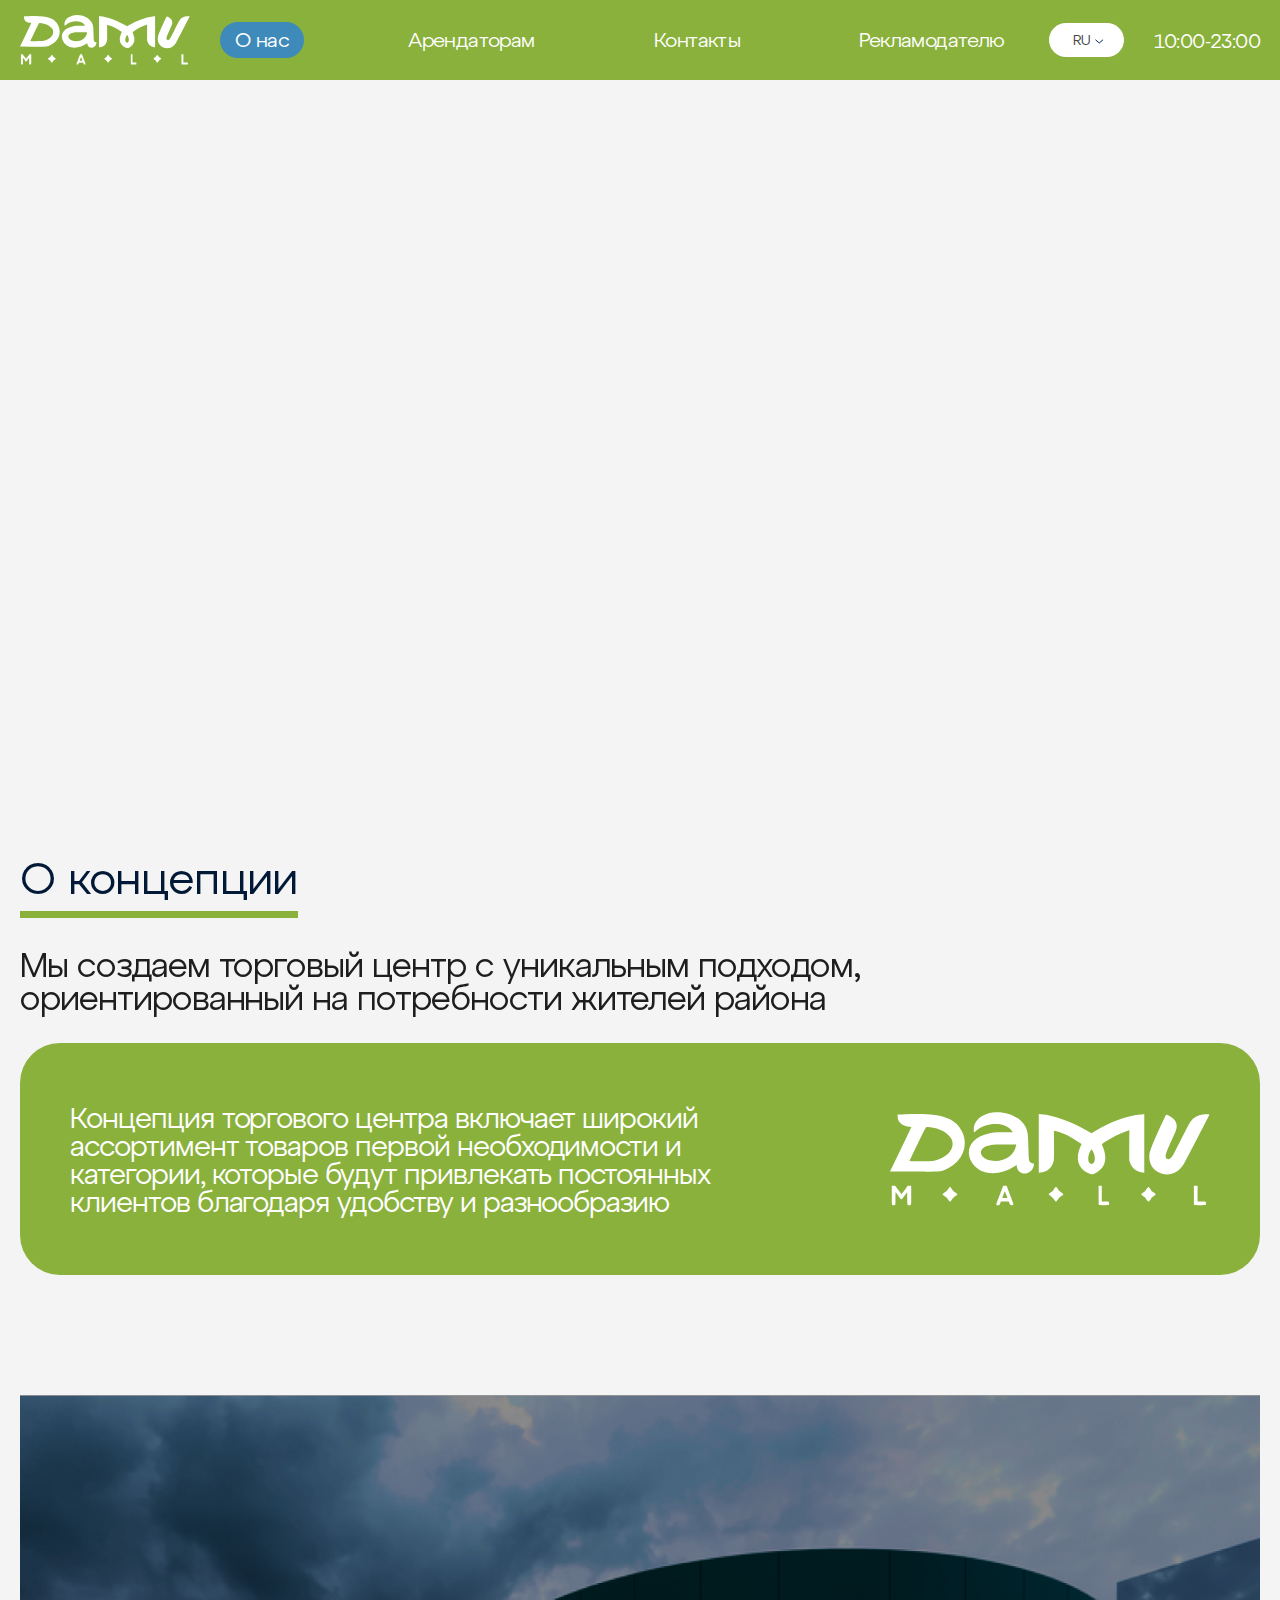
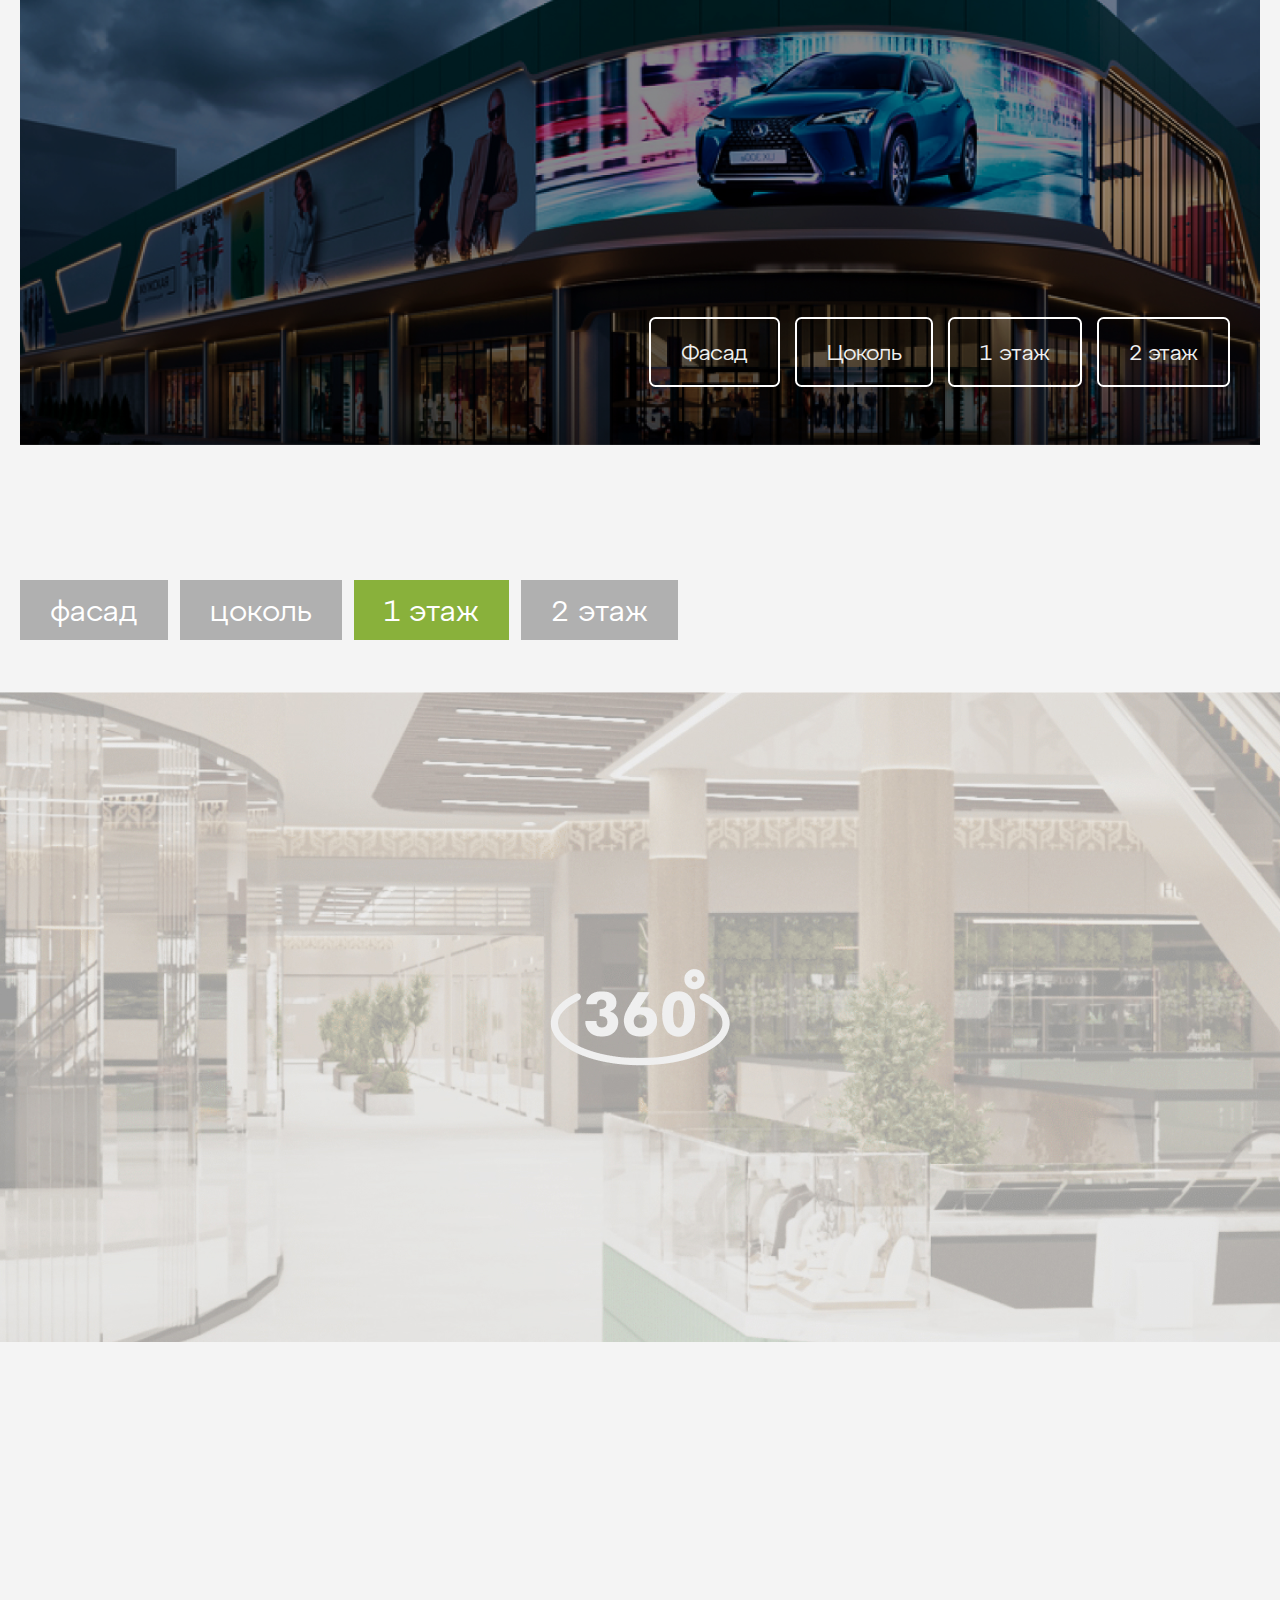
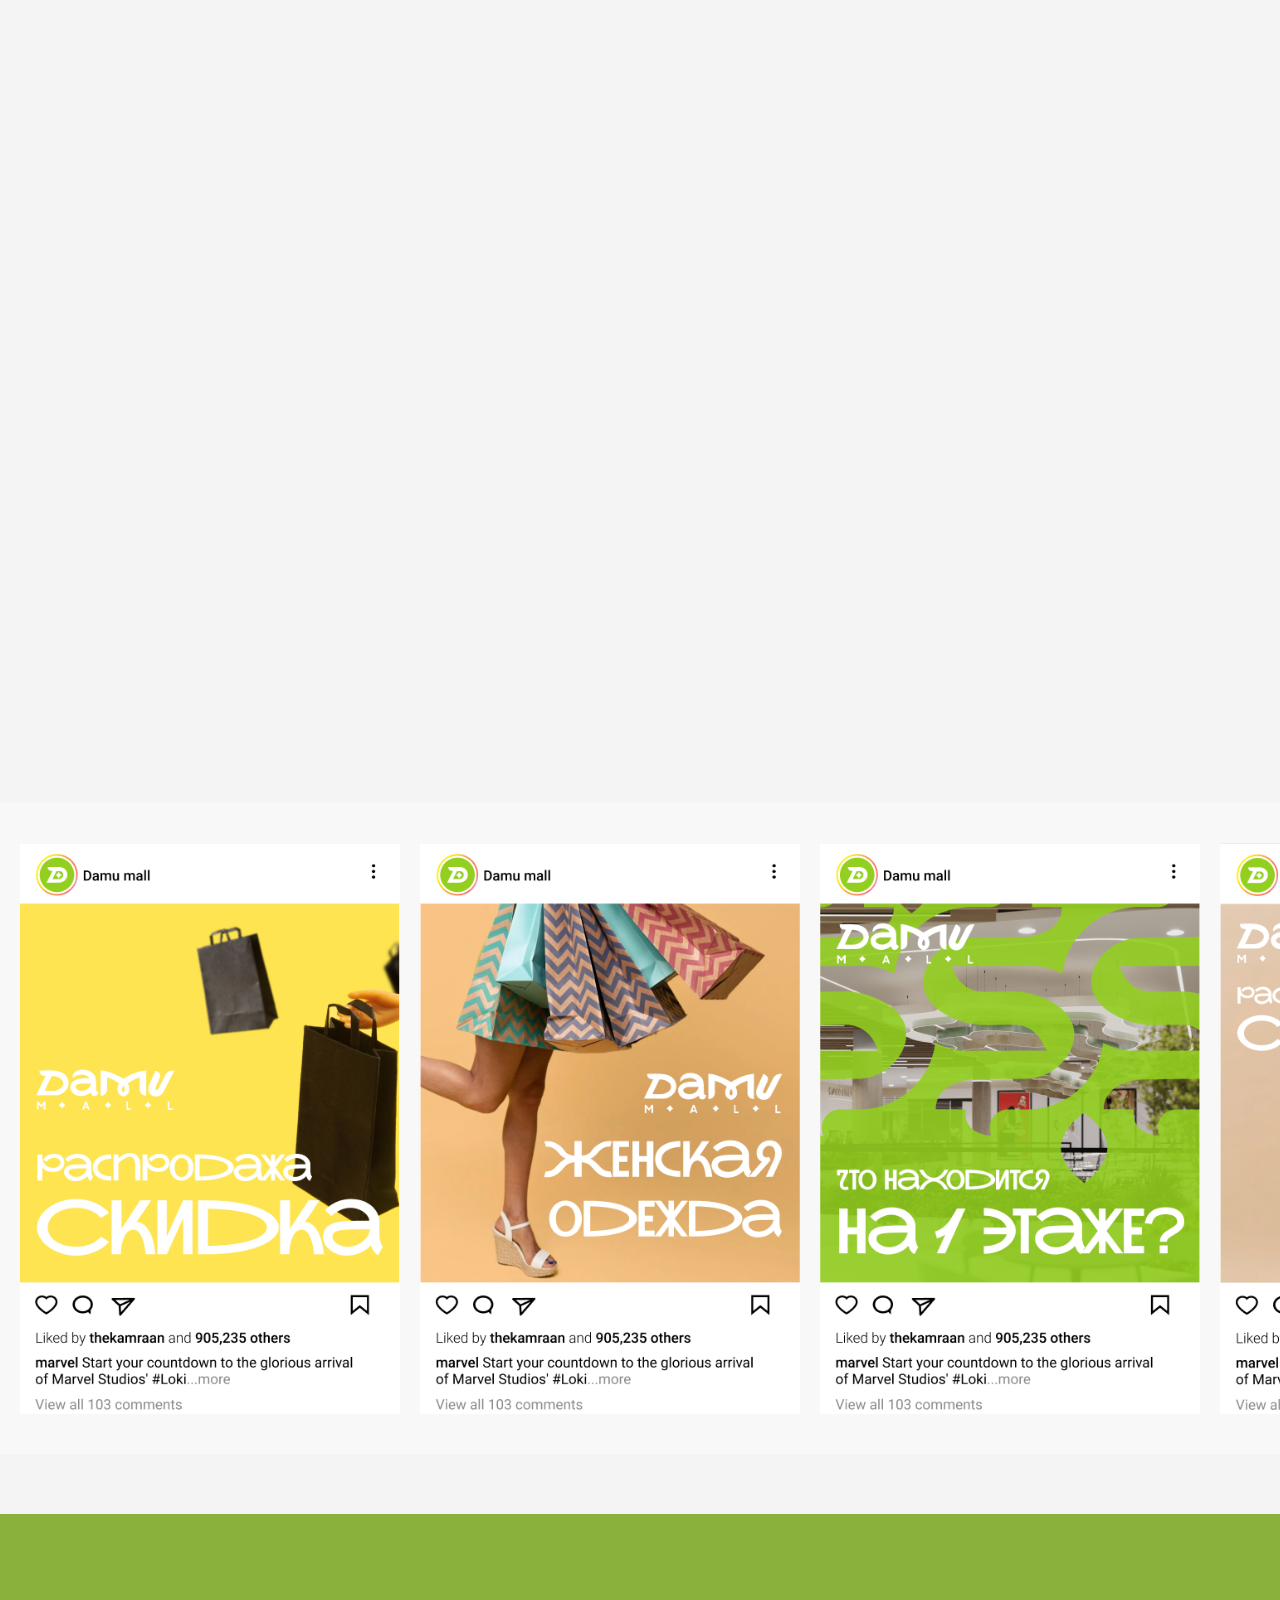
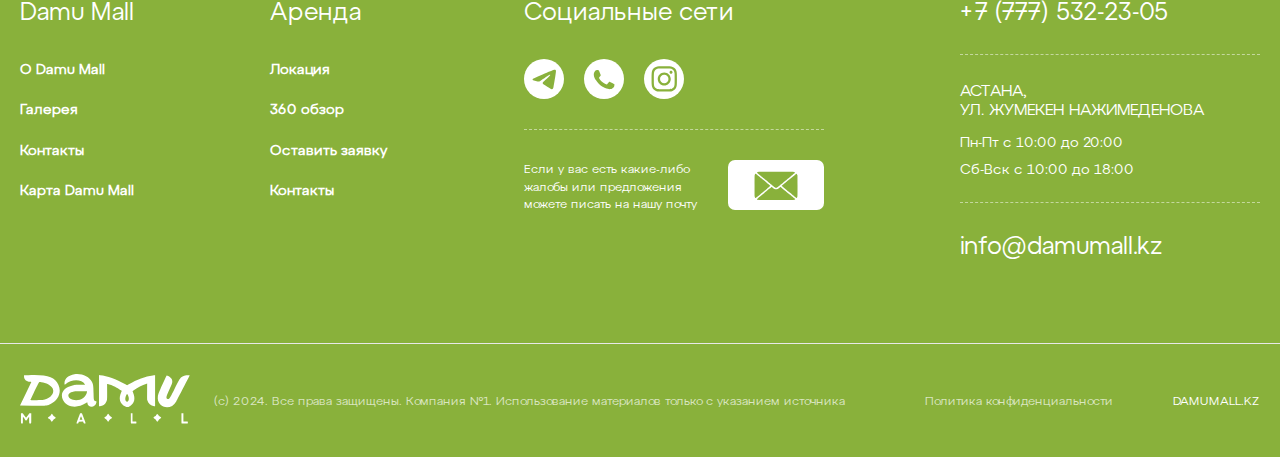
<file: about.html>
<!DOCTYPE html>
<html lang="ru" class="fixed">
  <head>
    <meta charset="UTF-8" />
    <meta http-equiv="X-UA-Compatible" content="IE=edge" />
    <meta name="viewport" content="width=device-width, initial-scale=1" />
    <meta http-equiv="x-ua-compatible" content="IE=edge" />
    <title>Damu</title>
    <link rel="stylesheet" href="css/select2.min.css" />
    <link rel="stylesheet" href="css/slick.css" />
    <link rel="stylesheet" href="css/slick-theme.css" />
    <link rel="stylesheet" href="css/aos.css" />
    <link rel="stylesheet" href="css/magnific-popup.css" />
    <link rel="stylesheet" href="css/style.css" />
  </head>

  <body>
    <header class="green-header" id="header">
      <div class="wrapper">
        <div class="header-info">
          <a href="index.html" class="logo">
            <img src="img/banner-logo.svg" alt="" />
          </a>
          <div class="menu-wrap">
            <ul class="main-menu">
              <li class="active"><a href="about.html">О нас</a></li>
              <li><a href="index-green.html">Арендаторам</a></li>
              <li><a href="contacts.html">Контакты</a></li>
              <li><a href="advertiser.html">Рекламодателю</a></li>
            </ul>
            <div class="info">
              <div class="select-wrap">
                <select>
                  <option value="1">RU</option>
                  <option value="2">KZ</option>
                </select>
              </div>
              <div class="time">10:00-23:00</div>
            </div>
          </div>
          <div class="drop-menu">
            <span class="line"></span>
            <span class="line"></span>
            <span class="line"></span>
          </div>
        </div>
      </div>
    </header>

    <div class="about-video">
      <iframe
        src="https://www.youtube.com/embed/fh8JUtRZ1Ek?si=GFAZxCOBDYz1E4Tn&autoplay=1&mute=1"
        title="YouTube video player"
        frameborder="0"
        allow="accelerometer; autoplay; clipboard-write; encrypted-media; gyroscope; picture-in-picture; web-share"
        referrerpolicy="strict-origin-when-cross-origin"
        allow="autoplay; encrypted-media"
        allowfullscreen
      ></iframe>
    </div>

    <div class="concept">
      <div class="wrapper">
        <h2
          class="title-style"
          data-aos="zoom"
          data-aos-offset="-100"
          data-aos-delay="400"
          data-aos-duration="900"
          data-aos-easing="ease-in-out"
        >
          О концепции
        </h2>
        <p
          class="subtitle"
          data-aos="zoom"
          data-aos-offset="-100"
          data-aos-delay="800"
          data-aos-duration="900"
          data-aos-easing="ease-in-out"
        >
          Мы создаем торговый центр с уникальным подходом, ориентированный на
          потребности жителей района
        </p>
        <div class="info">
          <p class="text">
            Концепция торгового центра включает широкий ассортимент товаров
            первой необходимости и категории, которые будут привлекать
            постоянных клиентов благодаря удобству и разнообразию
          </p>
          <img src="img/banner-logo.svg" alt="" />
        </div>
      </div>
    </div>

    <div class="gallery-wrap">
      <div class="wrapper">
        <div
          class="gallery-info"
          style="background-image: url(img/gallery-bg.jpg)"
        >
          <div class="info">
            <h2
              class="title"
              data-aos="zoom"
              data-aos-offset="-100"
              data-aos-delay="400"
              data-aos-duration="900"
              data-aos-easing="ease-in-out"
            >
              Галерея
            </h2>
            <div class="gallery-links popup-gallery">
              <a href="img/galery-img1.jpg">Фасад </a>
              <a href="img/galery-img2.jpg">Цоколь </a>
              <a href="img/galery-img3.jpg">1 этаж </a>
              <a href="img/galery-img4.jpg">2 этаж </a>
            </div>
          </div>
        </div>
      </div>
    </div>

    <div class="panorama">
      <div class="wrapper">
        <h2
          class="title-style"
          data-aos="zoom"
          data-aos-offset="-100"
          data-aos-delay="200"
          data-aos-duration="800"
          data-aos-easing="ease-in-out"
        >
          360° обзор damu mall
        </h2>
        <div class="tabs">
          <ul class="tab-list green-style">
            <li class="tab-link" data-tab="tab1">ФАСАД</li>
            <li class="tab-link" data-tab="tab2">ЦОКОЛЬ</li>
            <li class="tab-link active" data-tab="tab3">1 ЭТАЖ</li>
            <li class="tab-link" data-tab="tab4">2 ЭТАЖ</li>
          </ul>
        </div>
      </div>
      <div id="tab1" class="tab-content">
        <div
          class="panorama"
          id="panorama1"
          style="background-image: url(img/panorama-bg-green.jpg)"
        ></div>
      </div>
      <div id="tab2" class="tab-content">
        <div
          class="panorama"
          id="panorama2"
          style="background-image: url(img/panorama-bg-green.jpg)"
        ></div>
      </div>
      <div id="tab3" class="tab-content active">
        <div
          class="panorama"
          id="panorama3"
          style="background-image: url(img/panorama-bg-green.jpg)"
        ></div>
      </div>
      <div id="tab4" class="tab-content">
        <div
          class="panorama"
          id="panorama3"
          style="background-image: url(img/panorama-bg-green.jpg)"
        ></div>
      </div>
    </div>

    <div class="our-values">
      <div class="wrapper">
        <h2
          class="title-style"
          data-aos="zoom"
          data-aos-offset="-100"
          data-aos-delay="400"
          data-aos-duration="900"
          data-aos-easing="ease-in-out"
        >
          Наши ценности
        </h2>
        <div class="items">
          <div
            class="item"
            data-aos="zoom"
            data-aos-offset="-100"
            data-aos-delay="600"
            data-aos-duration="900"
            data-aos-easing="ease-in-out"
            style="background-image: url(img/our-values-img1.png)"
          >
            <h3>Комфорт и удобство</h3>
            <span
              >Наш торговый центр создан для вашего удобства, с продуманной
              инфраструктурой, уютными зонами отдыха и легким доступом к
              магазинам и услугам.</span
            >
          </div>
          <div
            class="item"
            data-aos="zoom"
            data-aos-offset="-100"
            data-aos-delay="700"
            data-aos-duration="900"
            data-aos-easing="ease-in-out"
            style="background-image: url(img/our-values-img2.png)"
          >
            <h3>Разнообразие и качество</h3>
            <span
              >В нашем центре представлены магазины, рестораны и развлекательные
              заведения на любой вкус.</span
            >
          </div>
          <div
            class="item"
            data-aos="zoom"
            data-aos-offset="-100"
            data-aos-delay="800"
            data-aos-duration="900"
            data-aos-easing="ease-in-out"
            style="background-image: url(img/our-values-img3.png)"
          >
            <h3>Сообщество и единство</h3>
            <span
              >Мы стремимся стать местом, которое объединяет людей. Наш торговый
              центр — это пространство для встреч, общения и совместного
              времяпровождения, где каждый может найти единомышленников и стать
              частью динамичного комьюнити.</span
            >
          </div>
          <div
            class="item"
            data-aos="zoom"
            data-aos-offset="-100"
            data-aos-delay="900"
            data-aos-duration="900"
            data-aos-easing="ease-in-out"
            style="background-image: url(img/our-values-img4.png)"
          >
            <h3>Инновации и экологичность</h3>
            <span
              >Мы поддерживаем современные технологии и экологически
              ответственный подход. В нашем центре внедрены "зеленые"
              инициативы, направленные на сохранение природы, и мы постоянно
              развиваемся, чтобы быть на шаг впереди.</span
            >
          </div>
        </div>
      </div>
    </div>

    <div class="our-instagram">
      <div class="wrapper">
        <h2
          class="title-style"
          data-aos="zoom"
          data-aos-offset="-100"
          data-aos-delay="400"
          data-aos-duration="900"
          data-aos-easing="ease-in-out"
        >
          Наш instagram
        </h2>
      </div>
      <div class="our-instagram-slider">
        <a href="#" class="item">
          <img src="img/insta-img1.png" alt="" />
        </a>
        <a href="#" class="item">
          <img src="img/insta-img2.png" alt="" />
        </a>
        <a href="#" class="item">
          <img src="img/insta-img3.png" alt="" />
        </a>
        <a href="#" class="item">
          <img src="img/insta-img4.png" alt="" />
        </a>
        <a href="#" class="item">
          <img src="img/insta-img1.png" alt="" />
        </a>
        <a href="#" class="item">
          <img src="img/insta-img2.png" alt="" />
        </a>
        <a href="#" class="item">
          <img src="img/insta-img3.png" alt="" />
        </a>
        <a href="#" class="item">
          <img src="img/insta-img4.png" alt="" />
        </a>
      </div>
    </div>

    <footer class="green-footer">
      <div class="wrapper">
        <div class="footer-top-info">
          <a href="index.html" class="footer-logo">
            <img src="img/banner-logo.svg" alt="" />
          </a>
          <div class="menu-info">
            <h3>Damu Mall</h3>
            <a href="#" class="menu-link">О Damu Mall</a>
            <a href="#" class="menu-link">Галерея</a>
            <a href="#" class="menu-link">Контакты</a>
            <a href="#" class="menu-link">Карта Damu Mall</a>
          </div>
          <div class="menu-info">
            <h3>Аренда</h3>
            <a href="#" class="menu-link">Локация</a>
            <a href="#" class="menu-link">360 обзор</a>
            <a href="#" class="menu-link">Оставить заявку</a>
            <a href="#" class="menu-link">Контакты</a>
          </div>
          <div class="social-info">
            <h3>Социальные сети</h3>
            <div class="social">
              <a href="#"><img src="img/soc-icon1-green.svg" alt="" /></a>
              <a href="#"><img src="img/soc-icon2-green.svg" alt="" /></a>
              <a href="#"><img src="img/soc-icon3-green.svg" alt="" /></a>
            </div>
            <div class="massage">
              <span
                >Если у вас есть какие-либо жалобы или предложения можете писать
                на нашу почту</span
              >
              <a href="#" class="icon">
                <img src="img/massage-icon-green.svg" alt="" />
              </a>
            </div>
          </div>
          <div class="contact-info">
            <a href="tel:+77775322305">+7 (777) 532-23-05</a>
            <div class="texts">
              <p class="address">
                Астана, <br />
                Ул. жумекен нажимеденова
              </p>
              <span>Пн-Пт с 10:00 до 20:00</span>
              <span>Сб-Вск с 10:00 до 18:00</span>
            </div>
            <a href="mailto:info@damumall.kz">info@damumall.kz</a>
          </div>
        </div>
      </div>
      <div class="footer-bottom-info">
        <div class="wrapper">
          <div class="logo-info">
            <a href="index.html" class="footer-logo">
              <img src="img/banner-logo.svg" alt="" />
            </a>
            <p class="copyright">
              (c) 2024. Все права защищены. Компания №1. Использование
              материалов только с указанием источника
            </p>
          </div>
          <div class="links-info">
            <a href="#" class="private">Политика конфиденциальности</a>

            <a href="#" class="site">Damumall.kz</a>
          </div>
        </div>
      </div>
    </footer>

    <a href="#header" class="top-scroll">
      <span class="icon">
        <svg
          width="16"
          height="9"
          viewBox="0 0 16 9"
          fill="none"
          xmlns="http://www.w3.org/2000/svg"
        >
          <path
            d="M7.99997 6.99385e-07C8.09548 -0.000101352 8.19008 0.0192601 8.27832 0.0569722C8.36656 0.0946834 8.4467 0.150001 8.51415 0.219749L15.7869 7.71971C16.071 8.01277 16.071 8.48733 15.7869 8.7802C15.5027 9.07308 15.0425 9.07327 14.7585 8.7802L7.99997 1.81049L1.24143 8.78021C0.957251 9.07327 0.497068 9.07327 0.213069 8.78021C-0.0709305 8.48714 -0.0711137 8.01259 0.213069 7.71971L7.48578 0.219749C7.55323 0.150001 7.63338 0.0946834 7.72162 0.0569723C7.80986 0.0192602 7.90445 -0.000101335 7.99997 6.99385e-07Z"
          />
        </svg>
      </span>
      <span class="text">Наверх</span>
    </a>

    <script src="js/jquery-3.4.1.min.js"></script>
    <script src="js/slick.min.js"></script>
    <script src="js/jquery.inputmask.bundle.min.js"></script>
    <script src="js/select2.min.js"></script>
    <script src="js/jquery.validate.js"></script>
    <script src="js/jquery.smooth-scroll.min.js"></script>
    <script src="js/jquery.magnific-popup.min.js"></script>
    <script src="js/aos.js"></script>
    <script src="js/script.js"></script>
  </body>
</html>
</file>
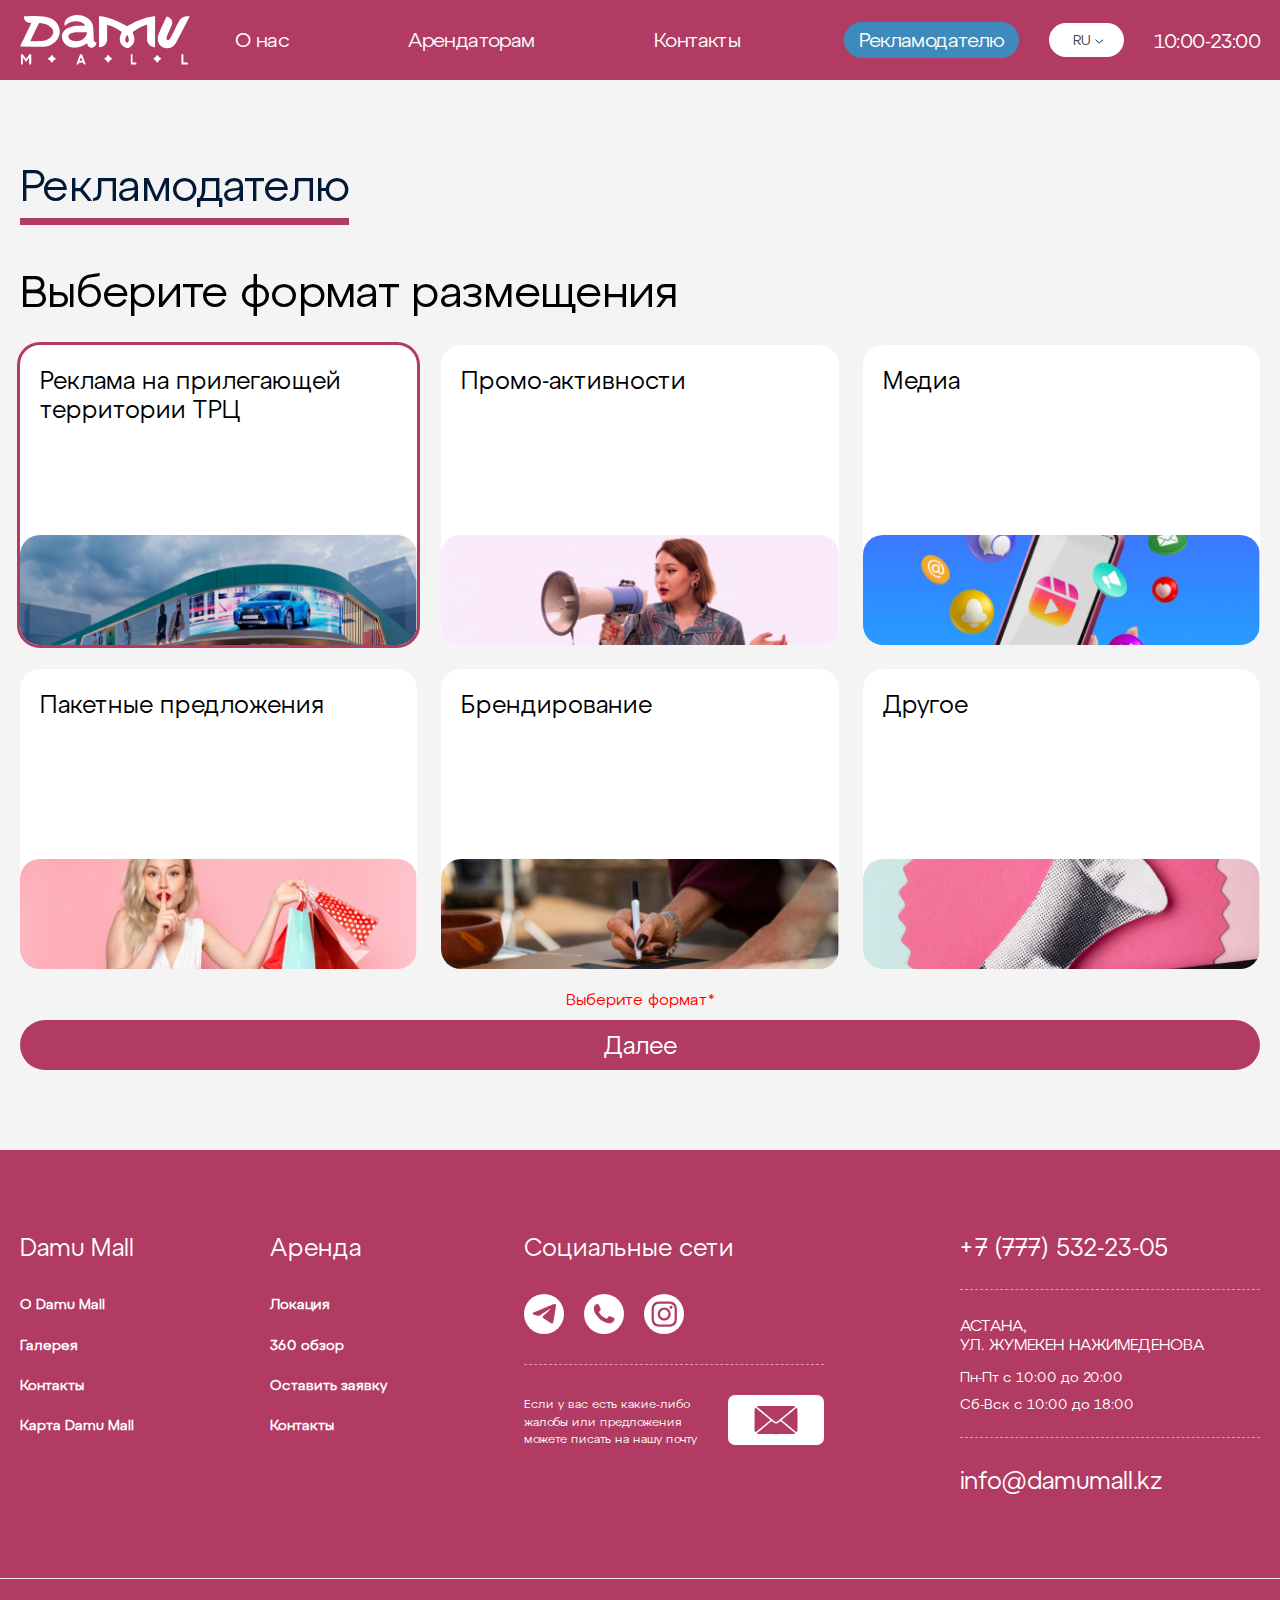
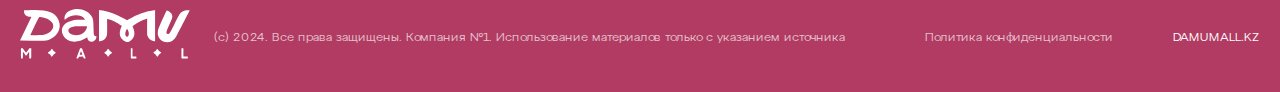
<file: advertiser.html>
<!DOCTYPE html>
<html lang="ru" class="fixed">
  <head>
    <meta charset="UTF-8" />
    <meta http-equiv="X-UA-Compatible" content="IE=edge" />
    <meta name="viewport" content="width=device-width, initial-scale=1" />
    <meta http-equiv="x-ua-compatible" content="IE=edge" />
    <title>Damu</title>
    <link rel="stylesheet" href="css/select2.min.css" />
    <link rel="stylesheet" href="css/slick.css" />
    <link rel="stylesheet" href="css/slick-theme.css" />
    <link rel="stylesheet" href="css/aos.css" />
    <link rel="stylesheet" href="css/style.css" />
  </head>

  <body>
    <header class="pink-header" id="header">
      <div class="wrapper">
        <div class="header-info">
          <a href="index.html" class="logo">
            <img src="img/banner-logo.svg" alt="" />
          </a>
          <div class="menu-wrap">
            <ul class="main-menu">
              <li><a href="about.html">О нас</a></li>
              <li><a href="index-green.html">Арендаторам</a></li>
              <li><a href="contacts.html">Контакты</a></li>
              <li class="active">
                <a href="advertiser.html">Рекламодателю</a>
              </li>
            </ul>
            <div class="info">
              <div class="select-wrap">
                <select>
                  <option value="1">RU</option>
                  <option value="2">KZ</option>
                </select>
              </div>
              <div class="time">10:00-23:00</div>
            </div>
          </div>
          <div class="drop-menu">
            <span class="line"></span>
            <span class="line"></span>
            <span class="line"></span>
          </div>
        </div>
      </div>
    </header>

    <div class="advertiser">
      <div class="wrapper">
        <h2
          class="title-style pink"
          data-aos="zoom"
          data-aos-offset="-100"
          data-aos-delay="400"
          data-aos-duration="900"
          data-aos-easing="ease-in-out"
        >
          Рекламодателю
        </h2>
        <h2
          class="title"
          data-aos="zoom"
          data-aos-offset="-100"
          data-aos-delay="800"
          data-aos-duration="900"
          data-aos-easing="ease-in-out"
        >
          Выберите формат размещения
        </h2>
        <div class="radios">
          <div class="radio-wrap">
            <input type="radio" id="radio1" name="checkbox" checked />
            <label for="radio1">
              <span>Реклама на прилегающей территории ТРЦ</span>
              <span class="img">
                <img src="img/advertiser-img1.png" alt="" />
              </span>
            </label>
          </div>
          <div class="radio-wrap">
            <input type="radio" id="radio2" name="checkbox" />
            <label for="radio2">
              <span>Промо-активности</span>
              <span class="img">
                <img src="img/advertiser-img2.png" alt="" />
              </span>
            </label>
          </div>
          <div class="radio-wrap">
            <input type="radio" id="radio3" name="checkbox" />
            <label for="radio3">
              <span>Медиа</span>
              <span class="img">
                <img src="img/advertiser-img3.png" alt="" />
              </span>
            </label>
          </div>
          <div class="radio-wrap">
            <input type="radio" id="radio4" name="checkbox" />
            <label for="radio4">
              <span>Пакетные предложения</span>
              <span class="img">
                <img src="img/advertiser-img4.png" alt="" />
              </span>
            </label>
          </div>
          <div class="radio-wrap">
            <input type="radio" id="radio5" name="checkbox" />
            <label for="radio5">
              <span>Брендирование</span>
              <span class="img">
                <img src="img/advertiser-img5.png" alt="" />
              </span>
            </label>
          </div>
          <div class="radio-wrap">
            <input type="radio" id="radio6" name="checkbox" />
            <label for="radio6">
              <span>Другое</span>
              <span class="img">
                <img src="img/advertiser-img6.png" alt="" />
              </span>
            </label>
          </div>
        </div>
        <p class="text">Выберите формат*</p>
        <button class="next" type="button">Далее</button>
      </div>
    </div>

    <div class="advertiser-form-wrap">
      <div class="wrapper">
        <form class="advertiser-form" id="advertiser-form">
          <div class="left">
            <div class="input-wrap">
              <span>Название компании</span>
              <input type="text" name="7" placeholder="" required />
            </div>
            <div class="input-wrap">
              <span>Контактное лицо</span>
              <input type="text" name="5" required placeholder="Имя Фамилия" />
            </div>
            <div class="input-wrap">
              <span>Телефон для связи</span>
              <input
                type="tel"
                required
                name="4"
                class="phone-number-input"
                placeholder="+7 (___) ___-__-__"
              />
            </div>
            <div class="input-wrap">
              <span>Почта</span>
              <input type="email" name="3" placeholder="@" required />
            </div>
            <div class="info">
              <span>Период размещения</span>
              <div class="inputs">
                <input type="date" placeholder="Мин" required name="1" />
                <input type="date" placeholder="Макс" required name="2" />
              </div>
            </div>
            <div class="input-wrap">
              <span>Дата размещения</span>
              <input
                type="text"
                name="9"
                placeholder="11 нояб. 2024 - 11 нояб. 2024"
                required
              />
            </div>
          </div>
          <div class="right">
            <div class="input-wrap">
              <span>Тип рекламы</span>
              <input type="text" placeholder="" name="12" required />
            </div>
            <div class="input-wrap">
              <span>Подкатегория рекламы</span>
              <input type="text" placeholder="" name="13" required />
            </div>
            <div class="input-wrap">
              <span>Контактное лицо</span>
              <input type="text" placeholder="Имя Фамилия" name="14" required />
            </div>
            <div class="input-wrap">
              <span>Краткое описание</span>
              <input type="text" placeholder="" name="15" required />
            </div>
            <div class="custom-file-upload">
              <input type="file" id="file" />
              <label for="file">
                <img src="img/file-icon.svg" alt="Upload Icon" />
                Вложить файл
              </label>
            </div>
            <button class="next-btn">Отправить заявку</button>
          </div>
        </form>
      </div>
    </div>

    <footer class="pink-footer">
      <div class="wrapper">
        <div class="footer-top-info">
          <a href="index.html" class="footer-logo">
            <img src="img/banner-logo.svg" alt="" />
          </a>
          <div class="menu-info">
            <h3>Damu Mall</h3>
            <a href="#" class="menu-link">О Damu Mall</a>
            <a href="#" class="menu-link">Галерея</a>
            <a href="#" class="menu-link">Контакты</a>
            <a href="#" class="menu-link">Карта Damu Mall</a>
          </div>
          <div class="menu-info">
            <h3>Аренда</h3>
            <a href="#" class="menu-link">Локация</a>
            <a href="#" class="menu-link">360 обзор</a>
            <a href="#" class="menu-link">Оставить заявку</a>
            <a href="#" class="menu-link">Контакты</a>
          </div>
          <div class="social-info">
            <h3>Социальные сети</h3>
            <div class="social">
              <a href="#"><img src="img/soc-icon1-pink.svg" alt="" /></a>
              <a href="#"><img src="img/soc-icon2-pink.svg" alt="" /></a>
              <a href="#"><img src="img/soc-icon3-pink.svg" alt="" /></a>
            </div>
            <div class="massage">
              <span
                >Если у вас есть какие-либо жалобы или предложения можете писать
                на нашу почту</span
              >
              <a href="#" class="icon">
                <img src="img/massage-icon-pink.svg" alt="" />
              </a>
            </div>
          </div>
          <div class="contact-info">
            <a href="tel:+77775322305">+7 (777) 532-23-05</a>
            <div class="texts">
              <p class="address">
                Астана, <br />
                Ул. жумекен нажимеденова
              </p>
              <span>Пн-Пт с 10:00 до 20:00</span>
              <span>Сб-Вск с 10:00 до 18:00</span>
            </div>
            <a href="mailto:info@damumall.kz">info@damumall.kz</a>
          </div>
        </div>
      </div>
      <div class="footer-bottom-info">
        <div class="wrapper">
          <div class="logo-info">
            <a href="index.html" class="footer-logo">
              <img src="img/banner-logo.svg" alt="" />
            </a>
            <p class="copyright">
              (c) 2024. Все права защищены. Компания №1. Использование
              материалов только с указанием источника
            </p>
          </div>
          <div class="links-info">
            <a href="#" class="private">Политика конфиденциальности</a>

            <a href="#" class="site">Damumall.kz</a>
          </div>
        </div>
      </div>
    </footer>

    <a href="#header" class="top-scroll">
      <span class="icon">
        <svg
          width="16"
          height="9"
          viewBox="0 0 16 9"
          fill="none"
          xmlns="http://www.w3.org/2000/svg"
        >
          <path
            d="M7.99997 6.99385e-07C8.09548 -0.000101352 8.19008 0.0192601 8.27832 0.0569722C8.36656 0.0946834 8.4467 0.150001 8.51415 0.219749L15.7869 7.71971C16.071 8.01277 16.071 8.48733 15.7869 8.7802C15.5027 9.07308 15.0425 9.07327 14.7585 8.7802L7.99997 1.81049L1.24143 8.78021C0.957251 9.07327 0.497068 9.07327 0.213069 8.78021C-0.0709305 8.48714 -0.0711137 8.01259 0.213069 7.71971L7.48578 0.219749C7.55323 0.150001 7.63338 0.0946834 7.72162 0.0569723C7.80986 0.0192602 7.90445 -0.000101335 7.99997 6.99385e-07Z"
          />
        </svg>
      </span>
      <span class="text">Наверх</span>
    </a>

    <script src="js/jquery-3.4.1.min.js"></script>
    <script src="js/slick.min.js"></script>
    <script src="js/jquery.inputmask.bundle.min.js"></script>
    <script src="js/select2.min.js"></script>
    <script src="js/jquery.validate.js"></script>
    <script src="js/jquery.smooth-scroll.min.js"></script>
    <script src="js/aos.js"></script>
    <script src="js/jquery.magnific-popup.min.js"></script>
    <script src="js/script.js"></script>
  </body>
</html>
</file>
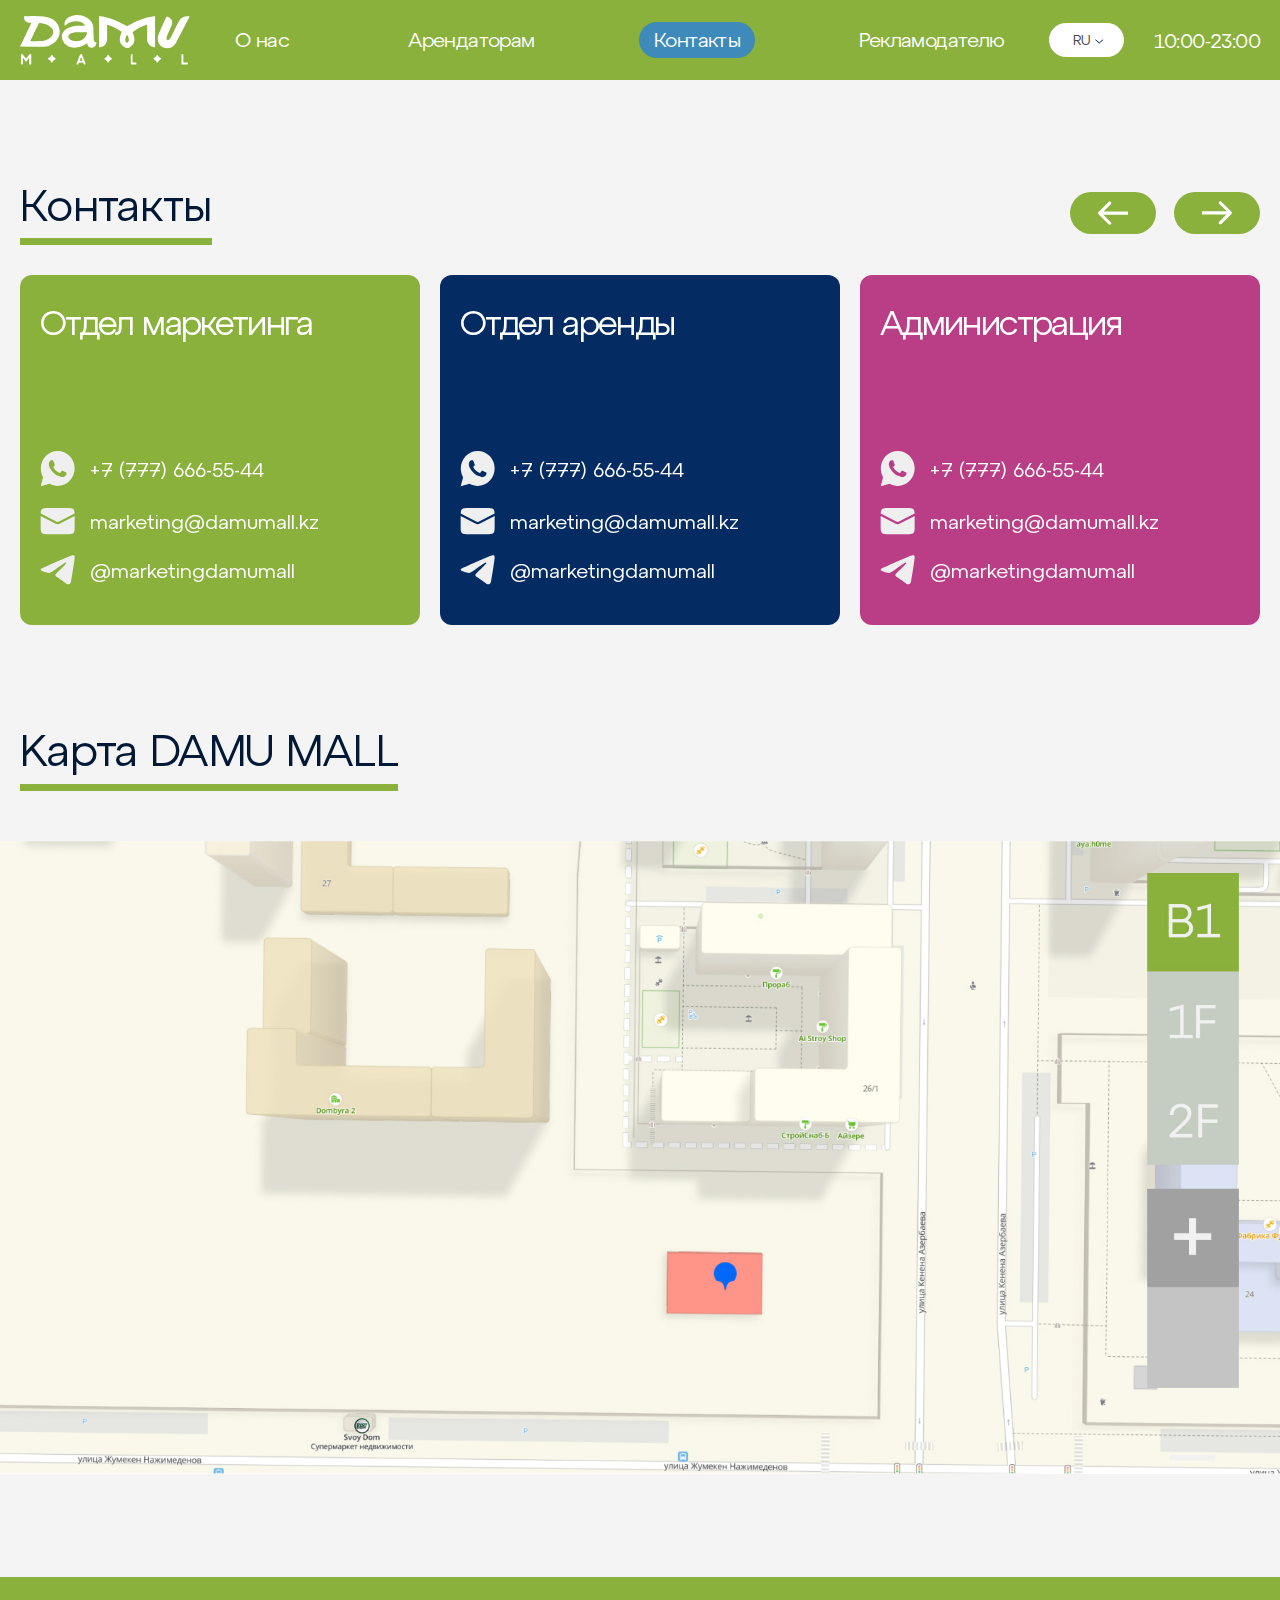
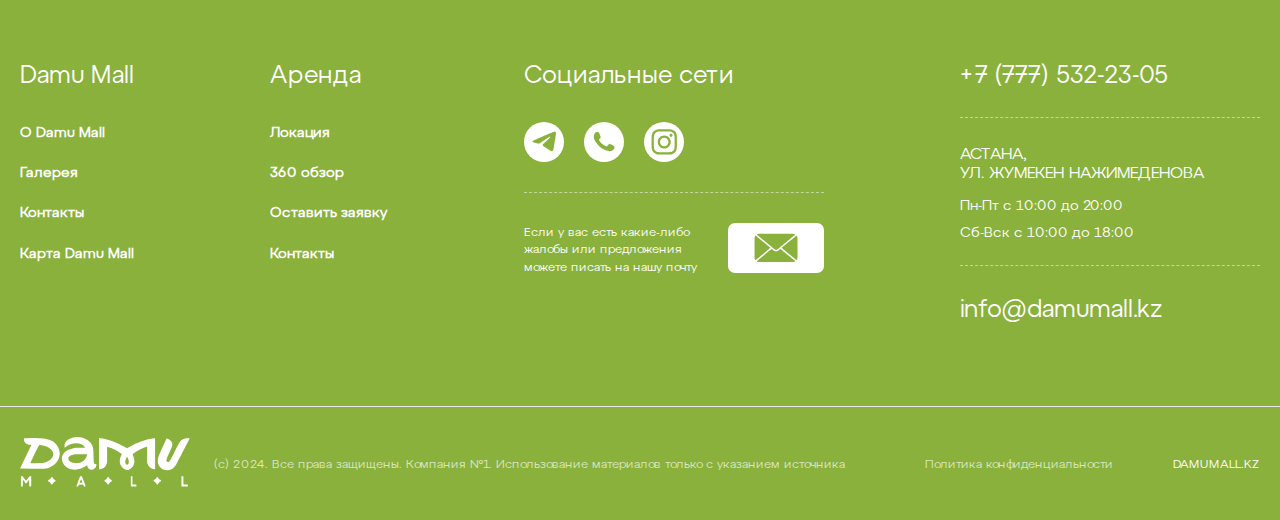
<file: contacts.html>
<!DOCTYPE html>
<html lang="ru" class="fixed">
  <head>
    <meta charset="UTF-8" />
    <meta http-equiv="X-UA-Compatible" content="IE=edge" />
    <meta name="viewport" content="width=device-width, initial-scale=1" />
    <meta http-equiv="x-ua-compatible" content="IE=edge" />
    <title>Damu</title>
    <link rel="stylesheet" href="css/select2.min.css" />
    <link rel="stylesheet" href="css/slick.css" />
    <link rel="stylesheet" href="css/slick-theme.css" />
    <link rel="stylesheet" href="css/aos.css" />
    <link rel="stylesheet" href="css/style.css" />
  </head>

  <body>
    <header class="green-header" id="header">
      <div class="wrapper">
        <div class="header-info">
          <a href="index.html" class="logo">
            <img src="img/banner-logo.svg" alt="" />
          </a>
          <div class="menu-wrap">
            <ul class="main-menu">
              <li><a href="about.html">О нас</a></li>
              <li><a href="index-green.html">Арендаторам</a></li>
              <li class="active"><a href="contacts.html">Контакты</a></li>
              <li><a href="advertiser.html">Рекламодателю</a></li>
            </ul>
            <div class="info">
              <div class="select-wrap">
                <select>
                  <option value="1">RU</option>
                  <option value="2">KZ</option>
                </select>
              </div>
              <div class="time">10:00-23:00</div>
            </div>
          </div>
          <div class="drop-menu">
            <span class="line"></span>
            <span class="line"></span>
            <span class="line"></span>
          </div>
        </div>
      </div>
    </header>

    <div class="contacts">
      <div class="wrapper">
        <div class="title-wrap">
          <div
            class="title-style"
            data-aos="zoom"
            data-aos-offset="-100"
            data-aos-delay="400"
            data-aos-duration="900"
            data-aos-easing="ease-in-out"
          >
            Контакты
          </div>
          <div class="slider-navigation">
            <button type="button" class="slick-prev">
              <img src="img/slider-arrow.svg" alt="" />
            </button>
            <button type="button" class="slick-next">
              <img src="img/slider-arrow.svg" alt="" />
            </button>
          </div>
        </div>
        <div class="contacts-slider">
          <div class="item">
            <div class="info green">
              <h4>
                Отдел <br />
                маркетинга
              </h4>
              <div class="links">
                <a href="tel:+77776665544"
                  ><img src="img/contact-icon1.svg" alt="" /> +7 (777)
                  666-55-44</a
                >
                <a href="mailto:marketing@damumall.kz"
                  ><img
                    src="img/contact-icon2.svg"
                    alt=""
                  />marketing@damumall.kz</a
                >
                <a href="#"
                  ><img
                    src="img/contact-icon3.svg"
                    alt=""
                  />@marketingdamumall</a
                >
              </div>
            </div>
          </div>
          <div class="item">
            <div class="info blue">
              <h4>
                Отдел <br />
                аренды
              </h4>
              <div class="links">
                <a href="tel:+77776665544"
                  ><img src="img/contact-icon1.svg" alt="" /> +7 (777)
                  666-55-44</a
                >
                <a href="mailto:marketing@damumall.kz"
                  ><img
                    src="img/contact-icon2.svg"
                    alt=""
                  />marketing@damumall.kz</a
                >
                <a href="#"
                  ><img
                    src="img/contact-icon3.svg"
                    alt=""
                  />@marketingdamumall</a
                >
              </div>
            </div>
          </div>
          <div class="item">
            <div class="info pink">
              <h4>Администрация</h4>
              <div class="links">
                <a href="tel:+77776665544"
                  ><img src="img/contact-icon1.svg" alt="" /> +7 (777)
                  666-55-44</a
                >
                <a href="mailto:marketing@damumall.kz"
                  ><img
                    src="img/contact-icon2.svg"
                    alt=""
                  />marketing@damumall.kz</a
                >
                <a href="#"
                  ><img
                    src="img/contact-icon3.svg"
                    alt=""
                  />@marketingdamumall</a
                >
              </div>
            </div>
          </div>
          <div class="item">
            <div class="info blue">
              <h4>
                Отдел <br />
                маркетинга
              </h4>
              <div class="links">
                <a href="tel:+77776665544"
                  ><img src="img/contact-icon1.svg" alt="" /> +7 (777)
                  666-55-44</a
                >
                <a href="mailto:marketing@damumall.kz"
                  ><img
                    src="img/contact-icon2.svg"
                    alt=""
                  />marketing@damumall.kz</a
                >
                <a href="#"
                  ><img
                    src="img/contact-icon3.svg"
                    alt=""
                  />@marketingdamumall</a
                >
              </div>
            </div>
          </div>
        </div>
      </div>
    </div>

    <div class="map-wrap">
      <div class="wrapper">
        <h2
          class="title-style"
          data-aos="zoom"
          data-aos-offset="-100"
          data-aos-delay="800"
          data-aos-duration="900"
          data-aos-easing="ease-in-out"
        >
          Kарта DAMU MALL
        </h2>
      </div>
      <div id="map2">
        <img src="img/map-bg.jpg" alt="" />
      </div>
    </div>

    <footer class="green-footer">
      <div class="wrapper">
        <div class="footer-top-info">
          <a href="index.html" class="footer-logo">
            <img src="img/banner-logo.svg" alt="" />
          </a>
          <div class="menu-info">
            <h3>Damu Mall</h3>
            <a href="#" class="menu-link">О Damu Mall</a>
            <a href="#" class="menu-link">Галерея</a>
            <a href="#" class="menu-link">Контакты</a>
            <a href="#" class="menu-link">Карта Damu Mall</a>
          </div>
          <div class="menu-info">
            <h3>Аренда</h3>
            <a href="#" class="menu-link">Локация</a>
            <a href="#" class="menu-link">360 обзор</a>
            <a href="#" class="menu-link">Оставить заявку</a>
            <a href="#" class="menu-link">Контакты</a>
          </div>
          <div class="social-info">
            <h3>Социальные сети</h3>
            <div class="social">
              <a href="#"><img src="img/soc-icon1-green.svg" alt="" /></a>
              <a href="#"><img src="img/soc-icon2-green.svg" alt="" /></a>
              <a href="#"><img src="img/soc-icon3-green.svg" alt="" /></a>
            </div>
            <div class="massage">
              <span
                >Если у вас есть какие-либо жалобы или предложения можете писать
                на нашу почту</span
              >
              <a href="#" class="icon">
                <img src="img/massage-icon-green.svg" alt="" />
              </a>
            </div>
          </div>
          <div class="contact-info">
            <a href="tel:+77775322305">+7 (777) 532-23-05</a>
            <div class="texts">
              <p class="address">
                Астана, <br />
                Ул. жумекен нажимеденова
              </p>
              <span>Пн-Пт с 10:00 до 20:00</span>
              <span>Сб-Вск с 10:00 до 18:00</span>
            </div>
            <a href="mailto:info@damumall.kz">info@damumall.kz</a>
          </div>
        </div>
      </div>
      <div class="footer-bottom-info">
        <div class="wrapper">
          <div class="logo-info">
            <a href="index.html" class="footer-logo">
              <img src="img/banner-logo.svg" alt="" />
            </a>
            <p class="copyright">
              (c) 2024. Все права защищены. Компания №1. Использование
              материалов только с указанием источника
            </p>
          </div>
          <div class="links-info">
            <a href="#" class="private">Политика конфиденциальности</a>

            <a href="#" class="site">Damumall.kz</a>
          </div>
        </div>
      </div>
    </footer>

    <a href="#header" class="top-scroll">
      <span class="icon">
        <svg
          width="16"
          height="9"
          viewBox="0 0 16 9"
          fill="none"
          xmlns="http://www.w3.org/2000/svg"
        >
          <path
            d="M7.99997 6.99385e-07C8.09548 -0.000101352 8.19008 0.0192601 8.27832 0.0569722C8.36656 0.0946834 8.4467 0.150001 8.51415 0.219749L15.7869 7.71971C16.071 8.01277 16.071 8.48733 15.7869 8.7802C15.5027 9.07308 15.0425 9.07327 14.7585 8.7802L7.99997 1.81049L1.24143 8.78021C0.957251 9.07327 0.497068 9.07327 0.213069 8.78021C-0.0709305 8.48714 -0.0711137 8.01259 0.213069 7.71971L7.48578 0.219749C7.55323 0.150001 7.63338 0.0946834 7.72162 0.0569723C7.80986 0.0192602 7.90445 -0.000101335 7.99997 6.99385e-07Z"
          />
        </svg>
      </span>
      <span class="text">Наверх</span>
    </a>

    <script src="js/jquery-3.4.1.min.js"></script>
    <script src="js/slick.min.js"></script>
    <script src="js/jquery.inputmask.bundle.min.js"></script>
    <script src="js/select2.min.js"></script>
    <script src="js/jquery.validate.js"></script>
    <script src="js/jquery.smooth-scroll.min.js"></script>
    <script src="js/jquery.magnific-popup.min.js"></script>
    <script src="js/aos.js"></script>
    <script src="js/script.js"></script>
  </body>
</html>
</file>
<file: css/style.css>
@charset "UTF-8";
body,
html {
  overflow-x: hidden;
}
body.overflow,
html.overflow {
  overflow: hidden !important;
}

body {
  display: -webkit-box;
  display: -ms-flexbox;
  display: flex;
  -webkit-box-orient: vertical;
  -webkit-box-direction: normal;
  -ms-flex-direction: column;
  flex-direction: column;
  -webkit-box-pack: justify;
  -ms-flex-pack: justify;
  justify-content: space-between;
  min-height: 100vh;
  font-family: "Atyp Regular Variable";
  background: #f4f4f4;
}

* {
  box-sizing: border-box;
  margin: 0;
  padding: 0;
  font-family: "Atyp Regular Variable";
}

input,
textarea {
  border: none;
}
input:focus,
textarea:focus {
  outline: none;
}

input::-webkit-outer-spin-button,
input::-webkit-inner-spin-button {
  -webkit-appearance: none;
  margin: 0;
}

input[type=number] {
  -moz-appearance: textfield;
}

button {
  cursor: pointer;
  border: none;
  transition: 0.3s;
  background: none;
}
button:focus {
  outline: none;
  border: none;
}

ul {
  list-style-type: none;
  margin: 0;
  padding: 0;
}

a {
  text-decoration: none;
  transition: 0.3s;
  display: inline-block;
}
a:hover {
  text-decoration: none;
}
a:focus {
  outline: none;
}

.wrapper {
  max-width: 1440px;
  width: 100%;
  margin: 0 auto;
  padding: 0 20px;
}

#shops-popup {
  max-width: 1000px;
  width: 100%;
  margin: 0 auto;
}
#shops-popup .popup-body {
  border-radius: 20px;
  background: #8579c3;
  padding: 50px;
  position: relative;
  z-index: 0;
}
@media (max-width: 767px) {
  #shops-popup .popup-body {
    padding: 50px 20px;
    padding-right: 0;
  }
}
#shops-popup .popup-body .mfp-close {
  position: absolute;
  top: -50px;
  right: 0;
  width: 32px;
  height: 32px;
  z-index: 10;
}
#shops-popup .popup-body .mfp-close:after {
  content: "";
  background: url(../img/close-popup.svg);
  background-size: cover;
  background-repeat: no-repeat;
  background-position: center center;
  width: 32px;
  height: 32px;
  opacity: 1;
  z-index: 10;
  position: absolute;
  top: 0;
  left: 0;
}
#shops-popup .popup-body .mfp-close:before {
  content: none;
}
#shops-popup .popup-body .title-wrap {
  display: -webkit-box;
  display: -ms-flexbox;
  display: flex;
  -webkit-box-align: center;
  -ms-flex-align: center;
  align-items: center;
  -webkit-box-pack: justify;
  -ms-flex-pack: justify;
  justify-content: space-between;
  margin-bottom: 30px;
}
@media (max-width: 767px) {
  #shops-popup .popup-body .title-wrap {
    padding-right: 20px;
  }
}
#shops-popup .popup-body .title-wrap .title-style {
  color: white;
  border-color: white;
}
#shops-popup .popup-body .title-wrap .slider-navigation {
  position: static;
  display: -webkit-box;
  display: -ms-flexbox;
  display: flex;
  -webkit-box-pack: justify;
  -ms-flex-pack: justify;
  justify-content: space-between;
  width: 190px;
}
@media (max-width: 1024px) {
  #shops-popup .popup-body .title-wrap .slider-navigation {
    width: 90px;
  }
}
#shops-popup .popup-body .title-wrap .slider-navigation button {
  width: 86px;
  height: 42px;
  border-radius: 40px;
  background: white;
  display: -webkit-box;
  display: -ms-flexbox;
  display: flex;
  z-index: 10;
  transform: translate(0, 0);
  position: static;
}
@media (max-width: 1024px) {
  #shops-popup .popup-body .title-wrap .slider-navigation button {
    width: 40px;
    height: 30px;
    position: static;
    transform: translate(0, 0);
  }
}
#shops-popup .popup-body .title-wrap .slider-navigation button img {
  margin: auto;
  width: 30px;
}
@media (max-width: 1024px) {
  #shops-popup .popup-body .title-wrap .slider-navigation button img {
    width: 18px;
  }
}
#shops-popup .popup-body .title-wrap .slider-navigation button.slick-prev {
  left: -120px;
}
@media (max-width: 1650px) {
  #shops-popup .popup-body .title-wrap .slider-navigation button.slick-prev {
    left: -20px;
  }
}
@media (max-width: 1024px) {
  #shops-popup .popup-body .title-wrap .slider-navigation button.slick-prev {
    left: -10px;
  }
}
#shops-popup .popup-body .title-wrap .slider-navigation button.slick-prev img {
  transform: rotate(180deg);
}
#shops-popup .popup-body .title-wrap .slider-navigation button.slick-next {
  right: -120px;
}
@media (max-width: 1650px) {
  #shops-popup .popup-body .title-wrap .slider-navigation button.slick-next {
    right: -20px;
  }
}
@media (max-width: 1024px) {
  #shops-popup .popup-body .title-wrap .slider-navigation button.slick-next {
    right: -10px;
  }
}
#shops-popup .popup-body .title-wrap .slider-navigation button:before {
  content: none;
}
#shops-popup .popup-body .shops-slider .item {
  margin-left: 20px;
  width: 260px;
}
#shops-popup .popup-body .shops-slider .item img {
  width: 100%;
}

.title-style {
  color: #011936;
  font-size: 44px;
  font-style: normal;
  font-weight: 75;
  display: inline-block;
  line-height: 110%;
  letter-spacing: -0.67px;
  padding-bottom: 10px;
  border-bottom: 7px solid #89b13b;
}
@media (max-width: 1024px) {
  .title-style {
    font-size: 32px;
    border-width: 5px;
    padding-bottom: 8px;
  }
}
@media (max-width: 767px) {
  .title-style {
    font-size: 28px;
  }
}
.title-style.pink {
  border-color: #b13b62;
}

.main-title {
  margin-bottom: 30px;
  text-transform: uppercase;
  font-size: 70px;
  line-height: 100%;
  color: #042b62;
  font-weight: normal;
}
@media (max-width: 1200px) {
  .main-title {
    font-size: 50px;
  }
}
@media (max-width: 1024px) {
  .main-title {
    font-size: 40px;
  }
}
@media (max-width: 767px) {
  .main-title {
    font-size: 30px;
    margin-bottom: 20px;
  }
}
.main-title.white {
  color: white;
}

.tabs {
  width: 100%;
}

.tab-list {
  display: flex;
  flex-wrap: wrap;
}
.tab-list.green-style li.active {
  background: #89b13b;
}

.tab-list li {
  padding: 15px 30px;
  background: #b0b0b0;
  cursor: pointer;
  transition: 0.3s;
  margin-right: 12px;
  margin-bottom: 12px;
  font-size: 29.545px;
  font-style: normal;
  font-weight: 75;
  line-height: 100%;
  text-transform: lowercase;
  color: white;
}
@media (max-width: 1024px) {
  .tab-list li {
    padding: 10px 20px;
    font-size: 24px;
  }
}
@media (max-width: 767px) {
  .tab-list li {
    font-size: 16px;
    margin-right: 5px;
    margin-bottom: 5px;
    padding: 12px;
  }
}

.tab-list li.active {
  background: #042b62;
}

/* Стили для содержимого вкладок */
.tab-content {
  height: 0;
  visibility: hidden;
  overflow: hidden;
  transition: 0.3s;
  opacity: 0;
}

.tab-content.active {
  height: auto;
  overflow: visible;
  visibility: visible;
  opacity: 1;
}

.tab-content .panorama {
  background-size: cover;
  background-repeat: no-repeat;
  background-position: center center;
  height: 650px;
}
@media (max-width: 1024px) {
  .tab-content .panorama {
    height: 500px;
  }
}
@media (max-width: 767px) {
  .tab-content .panorama {
    height: 80vw;
  }
}

.radio-wrap input[type=radio] {
  display: none;
}
.radio-wrap input:checked + label {
  outline: 3px solid #b13b62;
}
.radio-wrap label {
  border-radius: 20px;
  background: white;
  display: -webkit-box;
  display: -ms-flexbox;
  display: flex;
  height: 100%;
  -webkit-box-orient: vertical;
  -webkit-box-direction: normal;
  -ms-flex-direction: column;
  flex-direction: column;
  outline: 3px solid transparent;
  min-height: 300px;
  overflow: hidden;
  position: relative;
}
@media (max-width: 767px) {
  .radio-wrap label {
    min-height: auto;
  }
}
.radio-wrap label:hover .img {
  transform: translateY(5px);
}
.radio-wrap label span {
  font-size: 28px;
  font-weight: normal;
  color: #000;
  display: block;
  padding: 20px;
  margin-bottom: 40px;
}
@media (max-width: 1300px) {
  .radio-wrap label span {
    font-size: 24px;
  }
}
@media (max-width: 767px) {
  .radio-wrap label span {
    font-size: 20px;
    margin-bottom: 10px;
  }
}
.radio-wrap label span.img {
  display: -webkit-box;
  display: -ms-flexbox;
  display: flex;
  border-radius: 20px;
  height: 195px;
  padding: 0;
  overflow: hidden;
  transform: translateY(70px);
  transition: 0.3s;
  position: absolute;
  margin-bottom: 0;
  bottom: 0;
  left: 0;
  width: 100%;
}
@media (max-width: 1300px) {
  .radio-wrap label span.img {
    height: 180px;
  }
}
@media (max-width: 1024px) {
  .radio-wrap label span.img {
    transform: translateY(5px);
  }
}
@media (max-width: 767px) {
  .radio-wrap label span.img {
    position: static;
  }
}
.radio-wrap label span.img img {
  width: 100%;
  height: 100%;
  object-fit: cover;
}

.drop-menu {
  -webkit-box-orient: vertical;
  -webkit-box-direction: normal;
  -ms-flex-direction: column;
  flex-direction: column;
  -webkit-box-pack: center;
  -ms-flex-pack: center;
  justify-content: center;
  cursor: pointer;
  display: none;
}
@media (max-width: 1024px) {
  .drop-menu {
    display: -webkit-box;
    display: -ms-flexbox;
    display: flex;
  }
}
.drop-menu .line {
  width: 40px;
  height: 3px;
  background-color: #fff;
  display: block;
  margin: 4px auto;
  -webkit-transition: all 0.2s ease-in-out;
  -o-transition: all 0.2s ease-in-out;
  transition: all 0.2s ease-in-out;
}

.drop-menu.is-active .line:nth-child(3) {
  opacity: 0;
}

.drop-menu.is-active .line:nth-child(1) {
  -webkit-transform: translateY(12px) rotate(45deg);
  -ms-transform: translateY(12px) rotate(45deg);
  -o-transform: translateY(12px) rotate(45deg);
  transform: translateY(12px) rotate(45deg);
}

.drop-menu.is-active .line:nth-child(2) {
  -webkit-transform: translateY(1px) rotate(-45deg);
  -ms-transform: translateY(1px) rotate(-45deg);
  -o-transform: translateY(1px) rotate(-45deg);
  transform: translateY(1px) rotate(-45deg);
}

.select-wrap {
  position: relative;
  min-width: 75px;
}
.select-wrap.style2 .select2-selection__arrow {
  width: 28px !important;
  height: 15px !important;
  top: 50% !important;
  right: 30px !important;
  transform: translateY(-50%);
  z-index: 1 !important;
  background-color: transparent;
}
.select-wrap.style2 .select2-selection__arrow b {
  background: url(../img/select-arrow-big.svg) no-repeat center center;
  width: 28px !important;
  height: 15px !important;
  border: none !important;
  transition: 0.2s;
}
.select-wrap select {
  display: none;
}
.select-wrap .select2 {
  position: relative;
  width: 100% !important;
  height: 100%;
}
.select-wrap .select2 .selection {
  width: 100%;
}
.select-wrap .select2-container--default .select2-selection--single {
  background-color: transparent;
  text-align: left;
  border: none;
  padding: 0;
  height: 100%;
}
.select-wrap .select2-container--default .select2-selection--single:focus {
  outline: none;
}
.select-wrap .select2-container .select2-selection--single .select2-selection__rendered {
  font-size: 14px;
  font-style: normal;
  font-weight: 75;
  line-height: 16px;
  letter-spacing: -0.6px;
  background: white;
  border-radius: 40px;
  padding: 9px 24px;
}
.select-wrap .select2-selection__arrow {
  width: 10px !important;
  height: 6px !important;
  top: 50% !important;
  right: 20px !important;
  transform: translateY(-50%);
  z-index: 1 !important;
  background-color: transparent;
}
.select-wrap .select2-selection__arrow b {
  background: url(../img/select-arrow.svg) no-repeat center center;
  width: 10px !important;
  height: 6px !important;
  border: none !important;
  transition: 0.2s;
}
.select-wrap .select2-container--default.select2-container--open .select2-selection--single .select2-selection__arrow b {
  transform: rotate(180deg);
}

.select2-dropdown {
  border: none !important;
  font-size: 14px !important;
}

.select2-container--default .select2-results__option[aria-selected=true] {
  background: white;
  color: #141414;
  font-size: 16px !important;
  font-weight: 400;
  transition: 0s;
}
@media (max-width: 767px) {
  .select2-container--default .select2-results__option[aria-selected=true] {
    font-size: 14px !important;
  }
}

.select2-container--default .select2-results__option--highlighted {
  color: #141414;
}

.select2-container--default .select2-results__option--highlighted[aria-selected] {
  font-size: 16px;
  background: white;
  font-weight: 400;
  color: red;
  transition: 0.3s;
}
@media (max-width: 767px) {
  .select2-container--default .select2-results__option--highlighted[aria-selected] {
    font-size: 14px;
  }
}

.select2-search--dropdown {
  padding: 0;
}

.select2-container--open .select2-dropdown {
  bottom: 0 !important;
  top: 100%;
  transition: 0s;
}

.select2-results__options {
  border: none;
  max-height: 200px !important;
  overflow-y: auto;
  background: white;
  border-radius: 10px;
  padding: 15px 0;
  transition: 0s;
  min-width: 100%;
  width: max-content;
  box-shadow: 1px 1px 20px 0px rgba(0, 0, 0, 0.11);
  -webkit-box-shadow: 1px 1px 20px 0px rgba(0, 0, 0, 0.11);
  -moz-box-shadow: 1px 1px 20px 0px rgba(0, 0, 0, 0.11);
}
.select2-results__options::-webkit-scrollbar {
  width: 2px;
}
.select2-results__options::-webkit-scrollbar-thumb {
  background-color: red;
  border-radius: 10px;
}
.select2-results__options::-webkit-scrollbar-track {
  background: #fff;
  border-radius: 10px;
}
.select2-results__options::-webkit-scrollbar-button {
  background: #fff;
  display: none;
}

.select2-results__option {
  font-size: 16px;
  background: #fff;
  white-space: nowrap;
  display: -webkit-box;
  display: -ms-flexbox;
  display: flex;
  -webkit-box-align: center;
  -ms-flex-align: center;
  align-items: center;
  padding: 0 15px !important;
  margin-bottom: 10px;
  transition: 0s;
}
.select2-results__option > span {
  -webkit-box-pack: justify;
  -ms-flex-pack: justify;
  justify-content: space-between;
  width: 100%;
}
.select2-results__option > span .apply-data-btn {
  color: #ea5448;
}
.select2-results__option:last-child {
  margin-bottom: 0;
  border: none;
}
.select2-results__option > span {
  display: -webkit-box;
  display: -ms-flexbox;
  display: flex;
  -webkit-box-align: center;
  -ms-flex-align: center;
  align-items: center;
}
.select2-results__option > span img {
  width: 25px;
  height: 25px;
  margin-right: 5px;
  margin-bottom: 3px;
}

.select2-search--dropdown {
  border: none;
}

.select2-search {
  display: none;
}

.select2-results__option {
  font-weight: 400;
  padding: 0 15px;
  color: #4f4f4f;
  font-size: 16px;
  transition: 0s;
}

.top-scroll {
  position: fixed;
  bottom: 20px;
  right: 20px;
  z-index: 1000;
  text-align: center;
  opacity: 0;
  transition: 0.3s;
}
.top-scroll .icon {
  border-radius: 50%;
  transition: 0.3s;
  width: 40px;
  height: 40px;
  display: -webkit-box;
  display: -ms-flexbox;
  display: flex;
  background: #d9d9d9;
  margin: 0 auto 8px;
}
.top-scroll .icon svg {
  margin: auto;
  transition: 0.3s;
  fill: #7d7d7d;
}
.top-scroll .text {
  text-align: center;
  display: block;
  font-size: 14px;
  font-weight: 500;
  color: #939393;
}
@media (max-width: 767px) {
  .top-scroll .text {
    display: none;
  }
}
.top-scroll:hover .icon {
  background: #939393;
}
.top-scroll:hover .icon svg {
  fill: white;
}
.top-scroll.show {
  opacity: 1;
}

.slick-dots {
  bottom: -45px;
  left: 0px;
  display: -webkit-box;
  display: -ms-flexbox;
  display: flex;
  -webkit-box-align: center;
  -ms-flex-align: center;
  align-items: center;
  -webkit-box-pack: center;
  -ms-flex-pack: center;
  justify-content: center;
}
@media (max-width: 1024px) {
  .slick-dots {
    bottom: -25px;
  }
}
.slick-dots li {
  width: 86px;
  height: 12px;
  margin: 0 12px;
}
@media (max-width: 1024px) {
  .slick-dots li {
    width: 24px;
    height: 6px;
    margin: 0 4px;
  }
}
.slick-dots li button {
  width: 86px;
  height: 12px;
  padding: 0;
  background: #d9d9d9;
  border-radius: 50px;
}
@media (max-width: 1024px) {
  .slick-dots li button {
    width: 24px;
    height: 6px;
  }
}
.slick-dots li button:before {
  content: none;
}
.slick-dots li.slick-active button {
  background: #89b13b;
}

@font-face {
  font-family: "Atyp Regular Variable";
  src: url("../fonts/AtypRegularVariable.woff2") format("woff2"), url("../fonts/AtypRegularVariable.woff") format("woff"), url("../fonts/AtypRegularVariable.ttf") format("truetype");
  font-weight: normal;
  font-style: normal;
  font-display: swap;
}
.banner {
  background-size: cover;
  background-repeat: no-repeat;
  background-position: center center;
  position: relative;
  z-index: 0;
}
.banner:after {
  content: "";
  background: linear-gradient(0deg, rgba(4, 43, 98, 0.78) 0%, rgba(4, 43, 98, 0.78) 100%);
  position: absolute;
  z-index: -1;
  top: 0;
  left: 0;
  width: 100%;
  height: 100%;
}
.banner .banner-info {
  display: -webkit-box;
  display: -ms-flexbox;
  display: flex;
  -webkit-box-align: center;
  -ms-flex-align: center;
  align-items: center;
  -webkit-box-pack: justify;
  -ms-flex-pack: justify;
  justify-content: space-between;
  padding: 250px 0;
}
@media (max-width: 1500px) {
  .banner .banner-info {
    padding: 200px 0;
  }
}
@media (max-width: 1024px) {
  .banner .banner-info {
    padding: 100px 0;
  }
}
@media (max-width: 767px) {
  .banner .banner-info {
    -webkit-box-orient: vertical;
    -webkit-box-direction: normal;
    -ms-flex-direction: column;
    flex-direction: column;
    align-items: center;
    padding: 70px 0;
  }
}
@media (max-width: 767px) {
  .banner .banner-info .banner-logo {
    max-width: 200px;
  }
}
.banner .banner-info h1 {
  font-size: 108px;
  text-transform: uppercase;
  line-height: 100%;
  color: white;
  font-weight: normal;
}
@media (max-width: 1500px) {
  .banner .banner-info h1 {
    font-size: 8vw;
  }
}
@media (max-width: 767px) {
  .banner .banner-info h1 {
    font-size: 10vw;
    margin-bottom: 30px;
    text-align: center;
  }
}

.style-block {
  margin: 50px 0;
}
@media (max-width: 767px) {
  .style-block {
    margin: 30px 0;
  }
}
.style-block .style {
  padding: 40px 50px;
  background: #042b62;
  display: -webkit-box;
  display: -ms-flexbox;
  display: flex;
  -webkit-box-align: center;
  -ms-flex-align: center;
  align-items: center;
}
@media (max-width: 1200px) {
  .style-block .style {
    padding: 40px 30px;
  }
}
@media (max-width: 1024px) {
  .style-block .style {
    padding: 30px 20px;
  }
}
@media (max-width: 1024px) {
  .style-block .style {
    -webkit-box-orient: vertical;
    -webkit-box-direction: normal;
    -ms-flex-direction: column;
    flex-direction: column;
    align-items: flex-start;
  }
}
.style-block .style h2 {
  font-size: 70px;
  margin-right: 50px;
  color: white;
  font-weight: normal;
  white-space: nowrap;
}
@media (max-width: 1200px) {
  .style-block .style h2 {
    font-size: 60px;
    margin-right: 30px;
    margin-bottom: 20px;
  }
}
@media (max-width: 1024px) {
  .style-block .style h2 {
    font-size: 50px;
    margin-right: 20px;
  }
}
@media (max-width: 767px) {
  .style-block .style h2 {
    margin-right: 0;
    margin-bottom: 20px;
    font-size: 44px;
  }
}
.style-block .style p {
  max-width: 760px;
  width: 100%;
  font-size: 30px;
  line-height: 96%;
  color: white;
  font-weight: normal;
}
@media (max-width: 1200px) {
  .style-block .style p {
    font-size: 24px;
    line-height: 102%;
  }
}
@media (max-width: 1024px) {
  .style-block .style p {
    font-size: 22px;
  }
}
@media (max-width: 767px) {
  .style-block .style p {
    font-size: 18px;
    line-height: 106%;
  }
}

.about-concept {
  margin: 40px 0;
}
@media (max-width: 767px) {
  .about-concept {
    margin: 20px 0;
  }
}
.about-concept .subtitle {
  font-size: 34.85px;
  font-style: normal;
  font-weight: 75;
  line-height: 90%;
  letter-spacing: -1.045px;
  color: #042b62;
  margin-bottom: 50px;
}
@media (max-width: 1024px) {
  .about-concept .subtitle {
    font-size: 28px;
    margin-bottom: 30px;
  }
}
@media (max-width: 767px) {
  .about-concept .subtitle {
    font-size: 22px;
  }
}
.about-concept .info {
  background-size: cover;
  background-repeat: no-repeat;
  background-position: center center;
  display: -webkit-box;
  display: -ms-flexbox;
  display: flex;
}
.about-concept .info .texts {
  width: 550px;
  padding: 150px 50px;
  background: linear-gradient(0deg, rgba(4, 43, 98, 0.78) 0%, rgba(4, 43, 98, 0.78) 100%);
}
@media (max-width: 767px) {
  .about-concept .info .texts {
    width: 100%;
    padding: 50px 20px;
  }
}
.about-concept .info .texts p {
  font-size: 34.85px;
  font-style: normal;
  font-weight: 75;
  color: white;
  line-height: 90%;
  letter-spacing: -1.045px;
}
@media (max-width: 767px) {
  .about-concept .info .texts p {
    font-size: 22px;
  }
}

.square {
  margin: 40px 0;
  min-height: 1100px;
  background-size: cover;
  background-repeat: no-repeat;
  background-position: center center;
  padding: 60px 0;
}
@media (max-width: 1600px) {
  .square {
    min-height: 65vw;
  }
}
@media (max-width: 767px) {
  .square {
    margin: 20px 0;
  }
}
.square .main-title {
  margin-bottom: 40px;
}
@media (max-width: 1024px) {
  .square .main-title {
    margin-bottom: 30px;
  }
}
@media (max-width: 767px) {
  .square .main-title {
    margin-bottom: 20px;
  }
}
.square .square-items {
  display: -webkit-box;
  display: -ms-flexbox;
  display: flex;
  -webkit-box-pack: justify;
  -ms-flex-pack: justify;
  justify-content: space-between;
}
@media (max-width: 767px) {
  .square .square-items {
    -webkit-box-orient: vertical;
    -webkit-box-direction: normal;
    -ms-flex-direction: column;
    flex-direction: column;
  }
}
.square .square-items .square-item {
  padding: 15px 30px;
  background: rgba(4, 43, 98, 0.8);
}
@media (max-width: 767px) {
  .square .square-items .square-item {
    margin-bottom: 15px;
  }
}
@media (max-width: 1024px) {
  .square .square-items .square-item {
    padding: 15px;
  }
}
.square .square-items .square-item .text {
  display: block;
  font-size: 16px;
  margin-bottom: 10px;
  color: white;
}
@media (max-width: 1024px) {
  .square .square-items .square-item .text {
    font-size: 15px;
  }
}
.square .square-items .square-item p b {
  font-size: 63.104px;
  font-style: normal;
  font-weight: 75;
  line-height: 95%;
  text-transform: lowercase;
  color: white;
}
@media (max-width: 1300px) {
  .square .square-items .square-item p b {
    font-size: 40px;
  }
}
@media (max-width: 1024px) {
  .square .square-items .square-item p b {
    font-size: 34px;
  }
}
.square .square-items .square-item p sup {
  font-size: 40px;
  color: white;
  margin-top: -10px;
  display: inline-block;
}
@media (max-width: 1300px) {
  .square .square-items .square-item p sup {
    font-size: 20px;
  }
}

.unique-features {
  margin: 40px 0;
}
@media (max-width: 767px) {
  .unique-features {
    margin: 20px 0;
  }
}
@media (max-width: 1024px) {
  .unique-features .wrapper {
    padding-right: 0;
  }
}
.unique-features .main-title {
  margin-bottom: 60px;
}
@media (max-width: 1650px) {
  .unique-features .main-title {
    font-size: 50px;
    margin-bottom: 50px;
  }
}
@media (max-width: 1024px) {
  .unique-features .main-title {
    margin-bottom: 30px;
    font-size: 40px;
    padding-right: 100px;
    padding-right: 20px;
  }
}
@media (max-width: 767px) {
  .unique-features .main-title {
    margin-bottom: 30px;
    font-size: 28px;
    padding-right: 100px;
  }
}
.unique-features .unique-features-slider-wrap {
  position: relative;
  z-index: 0;
}
@media (max-width: 1024px) {
  .unique-features .unique-features-slider-wrap .slider-navigation {
    position: absolute;
    top: -65px;
    right: 20px;
    z-index: 10;
    display: -webkit-box;
    display: -ms-flexbox;
    display: flex;
    -webkit-box-pack: justify;
    -ms-flex-pack: justify;
    justify-content: space-between;
    width: 80px;
  }
}
@media (max-width: 767px) {
  .unique-features .unique-features-slider-wrap .slider-navigation {
    top: -60px;
  }
}
.unique-features .unique-features-slider-wrap .slider-navigation button {
  width: 100px;
  height: 100px;
  border-radius: 50%;
  background: #042b62;
  display: -webkit-box;
  display: -ms-flexbox;
  display: flex;
  z-index: 10;
}
.unique-features .unique-features-slider-wrap .slider-navigation button:hover {
  background: #053a84;
}
@media (max-width: 1650px) {
  .unique-features .unique-features-slider-wrap .slider-navigation button {
    width: 60px;
    height: 60px;
  }
}
@media (max-width: 1024px) {
  .unique-features .unique-features-slider-wrap .slider-navigation button {
    width: 34px;
    height: 34px;
    position: static;
    transform: translate(0, 0);
  }
}
.unique-features .unique-features-slider-wrap .slider-navigation button img {
  margin: auto;
}
@media (max-width: 1650px) {
  .unique-features .unique-features-slider-wrap .slider-navigation button img {
    width: 30px;
  }
}
@media (max-width: 1024px) {
  .unique-features .unique-features-slider-wrap .slider-navigation button img {
    width: 18px;
  }
}
.unique-features .unique-features-slider-wrap .slider-navigation button.slick-prev {
  left: -120px;
}
@media (max-width: 1650px) {
  .unique-features .unique-features-slider-wrap .slider-navigation button.slick-prev {
    left: -20px;
  }
}
@media (max-width: 1024px) {
  .unique-features .unique-features-slider-wrap .slider-navigation button.slick-prev {
    left: -10px;
  }
}
.unique-features .unique-features-slider-wrap .slider-navigation button.slick-prev img {
  transform: rotate(180deg);
}
.unique-features .unique-features-slider-wrap .slider-navigation button.slick-next {
  right: -120px;
}
@media (max-width: 1650px) {
  .unique-features .unique-features-slider-wrap .slider-navigation button.slick-next {
    right: -20px;
  }
}
@media (max-width: 1024px) {
  .unique-features .unique-features-slider-wrap .slider-navigation button.slick-next {
    right: -10px;
  }
}
.unique-features .unique-features-slider-wrap .slider-navigation button:before {
  content: none;
}
.unique-features .unique-features-slider-wrap .unique-features-slider {
  margin-bottom: 0;
}
.unique-features .unique-features-slider-wrap .unique-features-slider .slick-list {
  margin: 0 -20px;
}
@media (max-width: 1024px) {
  .unique-features .unique-features-slider-wrap .unique-features-slider .slick-list {
    margin: 0;
  }
}
.unique-features .unique-features-slider-wrap .unique-features-slider .item {
  background: white;
  padding: 30px;
  display: grid;
  grid-template-columns: 1fr 1fr;
  gap: 20px;
  margin: 0 20px;
}
@media (max-width: 1024px) {
  .unique-features .unique-features-slider-wrap .unique-features-slider .item {
    grid-template-columns: 1fr;
    padding: 20px;
    width: 370px;
    margin: 0;
    margin-left: 15px;
  }
}
@media (max-width: 767px) {
  .unique-features .unique-features-slider-wrap .unique-features-slider .item {
    width: 310px;
  }
}
.unique-features .unique-features-slider-wrap .unique-features-slider .item .img-wrap {
  display: -webkit-box;
  display: -ms-flexbox;
  display: flex;
  min-height: 470px;
  width: 700px;
  background-size: cover;
  background-repeat: no-repeat;
  background-position: center center;
}
@media (max-width: 1650px) {
  .unique-features .unique-features-slider-wrap .unique-features-slider .item .img-wrap {
    width: 43vw;
  }
}
@media (max-width: 1024px) {
  .unique-features .unique-features-slider-wrap .unique-features-slider .item .img-wrap {
    width: 100%;
    min-height: inherit;
    height: 220px;
    margin-top: 10px;
  }
}
@media (max-width: 767px) {
  .unique-features .unique-features-slider-wrap .unique-features-slider .item .img-wrap {
    height: 190px;
  }
}
.unique-features .unique-features-slider-wrap .unique-features-slider .item .img-wrap img {
  width: 100%;
  height: 100%;
  object-fit: cover;
}
.unique-features .unique-features-slider-wrap .unique-features-slider .item .text-wrap {
  align-self: center;
}
@media (max-width: 1650px) {
  .unique-features .unique-features-slider-wrap .unique-features-slider .item .text-wrap {
    padding-left: 20px;
  }
}
@media (max-width: 1024px) {
  .unique-features .unique-features-slider-wrap .unique-features-slider .item .text-wrap {
    padding-left: 0;
  }
}
.unique-features .unique-features-slider-wrap .unique-features-slider .item .text-wrap span {
  display: block;
  color: #b2b4ba;
  font-size: 20px;
  font-style: normal;
  font-weight: 75;
  line-height: 100%;
  text-transform: uppercase;
  margin-bottom: 15px;
}
@media (max-width: 1024px) {
  .unique-features .unique-features-slider-wrap .unique-features-slider .item .text-wrap span {
    font-size: 18px;
    margin-bottom: 10px;
  }
}
.unique-features .unique-features-slider-wrap .unique-features-slider .item .text-wrap h3 {
  color: #042b62;
  font-size: 69px;
  font-style: normal;
  font-weight: 75;
  line-height: 100%;
  text-transform: uppercase;
  margin-bottom: 30px;
}
@media (max-width: 1650px) {
  .unique-features .unique-features-slider-wrap .unique-features-slider .item .text-wrap h3 {
    font-size: 50px;
  }
}
@media (max-width: 1024px) {
  .unique-features .unique-features-slider-wrap .unique-features-slider .item .text-wrap h3 {
    font-size: 34px;
  }
}
@media (max-width: 1024px) {
  .unique-features .unique-features-slider-wrap .unique-features-slider .item .text-wrap h3 {
    font-size: 30px;
    margin-bottom: 20px;
  }
}
@media (max-width: 767px) {
  .unique-features .unique-features-slider-wrap .unique-features-slider .item .text-wrap h3 {
    font-size: 24px;
    margin-bottom: 20px;
    min-height: 48px;
  }
}
.unique-features .unique-features-slider-wrap .unique-features-slider .item .text-wrap p {
  color: #131414;
  font-size: 34.85px;
  font-style: normal;
  font-weight: 75;
  line-height: 90%;
}
@media (max-width: 1650px) {
  .unique-features .unique-features-slider-wrap .unique-features-slider .item .text-wrap p {
    font-size: 28px;
  }
}
@media (max-width: 1024px) {
  .unique-features .unique-features-slider-wrap .unique-features-slider .item .text-wrap p {
    font-size: 18px;
    height: 65px;
    min-height: 65px;
    overflow: hidden;
  }
}

.accessible-location {
  margin: 40px 0;
}
@media (max-width: 767px) {
  .accessible-location {
    margin: 20px 0;
  }
}
.accessible-location .title-wrap {
  display: -webkit-box;
  display: -ms-flexbox;
  display: flex;
  -webkit-box-pack: justify;
  -ms-flex-pack: justify;
  justify-content: space-between;
  margin-bottom: 40px;
  align-items: flex-end;
}
@media (max-width: 767px) {
  .accessible-location .title-wrap {
    -webkit-box-orient: vertical;
    -webkit-box-direction: normal;
    -ms-flex-direction: column;
    flex-direction: column;
    align-items: flex-start;
    margin-bottom: 20px;
  }
}
.accessible-location .title-wrap .main-title {
  margin-bottom: 0;
  max-width: 600px;
}
@media (max-width: 1300px) {
  .accessible-location .title-wrap .main-title {
    font-size: 44px;
  }
}
@media (max-width: 1024px) {
  .accessible-location .title-wrap .main-title {
    font-size: 34px;
    max-width: 400px;
  }
}
@media (max-width: 767px) {
  .accessible-location .title-wrap .main-title {
    margin-bottom: 20px;
  }
}
.accessible-location .title-wrap p {
  max-width: 560px;
  color: #042b62;
  font-size: 34px;
  font-style: normal;
  font-weight: 75;
  line-height: 90%;
  letter-spacing: -1.045px;
}
@media (max-width: 1300px) {
  .accessible-location .title-wrap p {
    font-size: 30px;
  }
}
@media (max-width: 1024px) {
  .accessible-location .title-wrap p {
    font-size: 22px;
    max-width: 400px;
  }
}
.accessible-location .location-items {
  display: -webkit-box;
  display: -ms-flexbox;
  display: flex;
  -webkit-box-pack: justify;
  -ms-flex-pack: justify;
  justify-content: space-between;
}
@media (max-width: 767px) {
  .accessible-location .location-items {
    -webkit-box-orient: vertical;
    -webkit-box-direction: normal;
    -ms-flex-direction: column;
    flex-direction: column;
  }
}
.accessible-location .location-items .location-item {
  padding: 15px 30px;
  background: #042b62;
}
@media (max-width: 767px) {
  .accessible-location .location-items .location-item {
    margin-bottom: 15px;
  }
}
@media (max-width: 1024px) {
  .accessible-location .location-items .location-item {
    padding: 15px;
  }
}
.accessible-location .location-items .location-item span {
  display: block;
  font-size: 16px;
  margin-bottom: 10px;
  color: white;
}
@media (max-width: 1024px) {
  .accessible-location .location-items .location-item span {
    font-size: 15px;
  }
}
.accessible-location .location-items .location-item b {
  font-size: 55px;
  font-style: normal;
  font-weight: 75;
  line-height: 95%;
  text-transform: lowercase;
  color: white;
}
@media (max-width: 1300px) {
  .accessible-location .location-items .location-item b {
    font-size: 40px;
  }
}
@media (max-width: 1024px) {
  .accessible-location .location-items .location-item b {
    font-size: 34px;
  }
}
@media (max-width: 767px) {
  .accessible-location .location-items .location-item b {
    font-size: 30px;
  }
}

#map {
  width: 100%;
  height: 700px;
  margin-bottom: 40px;
}
@media (max-width: 1650px) {
  #map {
    height: 600px;
  }
}
@media (max-width: 1200px) {
  #map {
    height: 500px;
  }
}
@media (max-width: 767px) {
  #map {
    height: 470px;
  }
}

.invite-wrap {
  margin: 80px 0;
}
@media (max-width: 767px) {
  .invite-wrap {
    margin: 40px 0;
  }
}
.invite-wrap h2 {
  display: none;
}
@media (max-width: 767px) {
  .invite-wrap h2 {
    display: block;
    margin-bottom: 20px;
    font-size: 18px;
    font-weight: 500;
    color: #042b62;
    padding: 0 20px;
  }
}

.invite {
  background-size: cover;
  background-repeat: no-repeat;
  background-position: center center;
  position: relative;
  z-index: 0;
}
.invite:after {
  content: "";
  background: linear-gradient(0deg, rgba(4, 43, 98, 0.78) 0%, rgba(4, 43, 98, 0.78) 100%);
  position: absolute;
  z-index: -1;
  top: 0;
  left: 0;
  width: 100%;
  height: 100%;
}
.invite .wrapper {
  position: relative;
}
@media (max-width: 767px) {
  .invite .wrapper {
    padding-right: 0;
  }
}
.invite .invite-info {
  display: -webkit-box;
  display: -ms-flexbox;
  display: flex;
}
@media (max-width: 767px) {
  .invite .invite-info {
    padding: 40px 0;
    -webkit-box-align: center;
    -ms-flex-align: center;
    align-items: center;
  }
}
.invite .invite-info .texts {
  max-width: 640px;
  width: 100%;
  margin: 120px 0;
}
@media (max-width: 1400px) {
  .invite .invite-info .texts {
    max-width: inherit;
    width: 50%;
  }
}
@media (max-width: 1024px) {
  .invite .invite-info .texts {
    margin: 80px 0;
  }
}
@media (max-width: 767px) {
  .invite .invite-info .texts {
    margin: 0;
    width: 100%;
    padding-right: 20px;
  }
}
.invite .invite-info .texts p {
  font-size: 38px;
  font-style: normal;
  font-weight: 75;
  line-height: 95%;
  letter-spacing: -1.14px;
  color: white;
  margin-bottom: 30px;
}
@media (max-width: 1400px) {
  .invite .invite-info .texts p {
    font-size: 30px;
  }
}
@media (max-width: 1024px) {
  .invite .invite-info .texts p {
    font-size: 22px;
  }
}
@media (max-width: 767px) {
  .invite .invite-info .texts p {
    font-size: 16px;
    margin-bottom: 0px;
  }
  .invite .invite-info .texts p.hide {
    display: none;
  }
}
.invite .invite-info .img-wrap {
  display: -webkit-box;
  display: -ms-flexbox;
  display: flex;
  position: absolute;
  top: 50%;
  transform: translateY(-50%);
  right: 20px;
}
@media (max-width: 1400px) {
  .invite .invite-info .img-wrap {
    width: 44vw;
  }
}
@media (max-width: 767px) {
  .invite .invite-info .img-wrap {
    width: 100%;
    position: static;
    transform: translate(0, 0);
    margin-top: 10px;
  }
}
.invite .invite-info .img-wrap img {
  max-width: 100%;
  max-height: 100%;
  margin: auto;
}

.panorama {
  margin: 40px 0;
  overflow: hidden;
}
@media (max-width: 767px) {
  .panorama {
    margin: 20px 0 10px;
  }
}
.panorama .title-style {
  margin-bottom: 30px;
}
@media (max-width: 767px) {
  .panorama .main-title {
    font-size: 28px;
  }
}

header {
  padding: 15px 0;
}
@media (max-width: 767px) {
  header {
    padding: 12px 0;
  }
}
header .header-info {
  display: -webkit-box;
  display: -ms-flexbox;
  display: flex;
  -webkit-box-align: center;
  -ms-flex-align: center;
  align-items: center;
  -webkit-box-pack: justify;
  -ms-flex-pack: justify;
  justify-content: space-between;
}
header .header-info .logo {
  display: -webkit-box;
  display: -ms-flexbox;
  display: flex;
  max-width: 170px;
}
@media (max-width: 1200px) {
  header .header-info .logo {
    max-width: 150px;
  }
}
@media (max-width: 1024px) {
  header .header-info .logo {
    max-width: 170px;
  }
}
@media (max-width: 767px) {
  header .header-info .logo {
    max-width: 130px;
  }
}
header .header-info .logo img {
  width: 100%;
}
header .header-info .menu-wrap {
  display: -webkit-box;
  display: -ms-flexbox;
  display: flex;
  -webkit-box-align: center;
  -ms-flex-align: center;
  align-items: center;
  width: calc(100% - 230px);
}
@media (max-width: 1300px) {
  header .header-info .menu-wrap {
    width: calc(100% - 200px);
  }
}
@media (max-width: 1200px) {
  header .header-info .menu-wrap {
    width: calc(100% - 170px);
  }
}
@media (max-width: 1024px) {
  header .header-info .menu-wrap {
    position: absolute;
    top: 80px;
    z-index: 100;
    left: 0;
    width: 100%;
    height: calc(100vh - 80px);
    overflow-y: auto;
    background: #042b62;
    padding: 60px 20px 0;
    -webkit-box-orient: vertical;
    -webkit-box-direction: normal;
    -ms-flex-direction: column;
    flex-direction: column;
    align-items: flex-start;
    transform: scale(0);
    transition: 0.3s;
    visibility: hidden;
    opacity: 0;
  }
  header .header-info .menu-wrap.open {
    transform: scale(1);
    visibility: visible;
    opacity: 1;
  }
}
@media (max-width: 767px) {
  header .header-info .menu-wrap {
    top: 60px;
    height: calc(100vh - 60px);
  }
}
header .header-info .menu-wrap .info {
  display: -webkit-box;
  display: -ms-flexbox;
  display: flex;
  -webkit-box-align: center;
  -ms-flex-align: center;
  align-items: center;
}
@media (max-width: 1024px) {
  header .header-info .menu-wrap .info {
    margin-top: auto;
    padding: 30px 0 80px;
    border-top: 1px solid #e8e8e8;
    width: 100%;
  }
}
header .header-info .menu-wrap .info .select-wrap {
  margin: 0 70px;
}
@media (max-width: 1400px) {
  header .header-info .menu-wrap .info .select-wrap {
    margin: 0 30px;
  }
}
@media (max-width: 1200px) {
  header .header-info .menu-wrap .info .select-wrap {
    margin: 0 20px;
  }
}
@media (max-width: 1024px) {
  header .header-info .menu-wrap .info .select-wrap {
    margin: 0;
    margin-right: 20px;
  }
}
header .header-info .menu-wrap .info .time {
  font-size: 22px;
  font-style: normal;
  font-weight: 75;
  line-height: 16px;
  letter-spacing: -0.6px;
  color: white;
}
@media (max-width: 1400px) {
  header .header-info .menu-wrap .info .time {
    font-size: 20px;
  }
}
header .header-info .menu-wrap .main-menu {
  display: -webkit-box;
  display: -ms-flexbox;
  display: flex;
  -webkit-box-align: center;
  -ms-flex-align: center;
  align-items: center;
  -webkit-box-pack: justify;
  -ms-flex-pack: justify;
  justify-content: space-between;
  flex-grow: 1;
}
@media (max-width: 1024px) {
  header .header-info .menu-wrap .main-menu {
    -webkit-box-orient: vertical;
    -webkit-box-direction: normal;
    -ms-flex-direction: column;
    flex-direction: column;
    align-items: flex-start;
    flex-grow: 0;
    width: 100%;
    margin-bottom: 40px;
  }
}
@media (max-width: 1024px) {
  header .header-info .menu-wrap .main-menu li {
    width: 100%;
    margin-bottom: 20px;
  }
}
header .header-info .menu-wrap .main-menu li a {
  color: white;
  font-size: 20px;
  font-style: normal;
  font-weight: 75;
  letter-spacing: -0.6px;
  padding: 5px 20px 7px;
  border-radius: 40px;
}
@media (max-width: 1300px) {
  header .header-info .menu-wrap .main-menu li a {
    padding-left: 15px;
    padding-right: 15px;
  }
}
@media (max-width: 1200px) {
  header .header-info .menu-wrap .main-menu li a {
    font-size: 17px;
    line-height: 105%;
    padding: 5px 11px 7px 11px;
  }
}
@media (max-width: 1024px) {
  header .header-info .menu-wrap .main-menu li a {
    padding: 20px 0;
    display: block;
    border-radius: 0;
    width: 100%;
    border-bottom: 1px solid #e8e8e8;
  }
}
header .header-info .menu-wrap .main-menu li.active a {
  background: #3e8aba;
}
@media (max-width: 1024px) {
  header .header-info .menu-wrap .main-menu li.active a {
    background: none;
  }
}
header .header-info .menu-wrap .main-menu li:hover a {
  background: #3e8aba;
}
@media (max-width: 1024px) {
  header .header-info .menu-wrap .main-menu li:hover a {
    background: none;
  }
}
header.blue-header {
  background: #042b62;
}
header.green-header {
  background: #89b13b;
}
header.green-header .menu-wrap {
  background: #89b13b;
}
header.pink-header {
  background: #b13b62;
}
header.pink-header .menu-wrap {
  background: #b13b62;
}

footer .footer-top-info {
  padding: 80px 0;
  display: -webkit-box;
  display: -ms-flexbox;
  display: flex;
  -webkit-box-pack: justify;
  -ms-flex-pack: justify;
  justify-content: space-between;
}
@media (max-width: 1024px) {
  footer .footer-top-info {
    padding: 40px 0;
    -ms-flex-wrap: wrap;
    -webkit-flex-wrap: wrap;
    flex-wrap: wrap;
  }
}
@media (max-width: 767px) {
  footer .footer-top-info {
    padding: 30px 0;
  }
}
footer .footer-top-info h3 {
  font-size: 24px;
  font-style: normal;
  font-weight: 75;
  line-height: 145%;
  color: white;
  margin-bottom: 30px;
}
@media (max-width: 767px) {
  footer .footer-top-info h3 {
    margin-bottom: 20px;
    font-size: 20px;
  }
}
footer .footer-top-info .contact-info {
  max-width: 300px;
  width: 100%;
}
@media (max-width: 1024px) {
  footer .footer-top-info .contact-info {
    width: calc(50% - 10px);
    max-width: inherit;
  }
}
@media (max-width: 767px) {
  footer .footer-top-info .contact-info {
    width: 100%;
  }
}
footer .footer-top-info .contact-info a {
  font-size: 24px;
  font-style: normal;
  font-weight: 75;
  line-height: 145%;
  color: white;
}
footer .footer-top-info .contact-info .texts {
  padding: 25px 0;
  margin: 25px 0;
  border-top: 1px dashed rgba(255, 255, 255, 0.5);
  border-bottom: 1px dashed rgba(255, 255, 255, 0.5);
}
@media (max-width: 767px) {
  footer .footer-top-info .contact-info .texts {
    padding: 15px 0;
    margin: 15px 0;
  }
}
footer .footer-top-info .contact-info .texts .address {
  color: white;
  text-transform: uppercase;
  font-size: 16px;
  margin-bottom: 15px;
}
footer .footer-top-info .contact-info .texts span {
  margin-top: 10px;
  display: block;
  color: white;
  font-size: 14px;
}
footer .footer-top-info .social-info {
  max-width: 300px;
  width: 100%;
}
@media (max-width: 1024px) {
  footer .footer-top-info .social-info {
    width: calc(50% - 10px);
    max-width: inherit;
  }
}
@media (max-width: 767px) {
  footer .footer-top-info .social-info {
    width: 100%;
    margin-bottom: 20px;
  }
}
footer .footer-top-info .social-info .social {
  display: -webkit-box;
  display: -ms-flexbox;
  display: flex;
  padding-bottom: 30px;
  margin-bottom: 30px;
  border-bottom: 1px dashed rgba(255, 255, 255, 0.5);
}
@media (max-width: 767px) {
  footer .footer-top-info .social-info .social {
    padding-bottom: 20px;
    margin-bottom: 20px;
  }
}
footer .footer-top-info .social-info .social a {
  margin-right: 20px;
  width: 40px;
  height: 40px;
  border-radius: 50%;
  background: white;
  display: -webkit-box;
  display: -ms-flexbox;
  display: flex;
  font-size: 16px;
}
footer .footer-top-info .social-info .social a img {
  margin: auto;
}
footer .footer-top-info .social-info .massage {
  display: -webkit-box;
  display: -ms-flexbox;
  display: flex;
}
@media (max-width: 767px) {
  footer .footer-top-info .social-info .massage {
    -webkit-box-align: center;
    -ms-flex-align: center;
    align-items: center;
  }
}
footer .footer-top-info .social-info .massage span {
  font-size: 12px;
  font-style: normal;
  font-weight: 75;
  line-height: 145%;
  color: white;
}
footer .footer-top-info .social-info .massage .icon {
  display: -webkit-box;
  display: -ms-flexbox;
  display: flex;
  width: 96px;
  min-width: 96px;
  height: 50px;
  border-radius: 7px;
  background: #fff;
  margin-left: 10px;
}
@media (max-width: 767px) {
  footer .footer-top-info .social-info .massage .icon {
    width: 80px;
    min-width: 80px;
  }
}
footer .footer-top-info .social-info .massage .icon img {
  margin: auto;
}
footer .footer-top-info .menu-info {
  display: -webkit-box;
  display: -ms-flexbox;
  display: flex;
  -webkit-box-orient: vertical;
  -webkit-box-direction: normal;
  -ms-flex-direction: column;
  flex-direction: column;
  align-items: flex-start;
}
@media (max-width: 1024px) {
  footer .footer-top-info .menu-info {
    width: calc(50% - 10px);
    margin-bottom: 20px;
  }
}
@media (max-width: 767px) {
  footer .footer-top-info .menu-info {
    width: 100%;
  }
}
footer .footer-top-info .menu-info a {
  margin-bottom: 20px;
  font-size: 14px;
  font-style: normal;
  font-weight: 600;
  line-height: 145%;
  color: white;
}
@media (max-width: 767px) {
  footer .footer-top-info .menu-info a {
    margin-bottom: 10px;
  }
  footer .footer-top-info .menu-info a:last-child {
    margin-bottom: 0;
  }
}
footer .footer-top-info .menu-info a:hover {
  color: #2e71ce;
}
footer .footer-top-info > .footer-logo {
  display: none;
}
@media (max-width: 767px) {
  footer .footer-top-info > .footer-logo {
    display: block;
    margin-bottom: 20px;
    width: 170px;
  }
  footer .footer-top-info > .footer-logo img {
    width: 100%;
  }
}
footer .footer-bottom-info {
  padding: 30px 0;
  border-top: 1px solid #e8e8e8;
}
@media (max-width: 767px) {
  footer .footer-bottom-info {
    padding: 20px 0;
  }
}
footer .footer-bottom-info .wrapper {
  display: -webkit-box;
  display: -ms-flexbox;
  display: flex;
  -webkit-box-align: center;
  -ms-flex-align: center;
  align-items: center;
  -webkit-box-pack: justify;
  -ms-flex-pack: justify;
  justify-content: space-between;
}
@media (max-width: 767px) {
  footer .footer-bottom-info .wrapper {
    -webkit-box-orient: vertical;
    -webkit-box-direction: normal;
    -ms-flex-direction: column;
    flex-direction: column;
    align-items: flex-start;
  }
}
footer .footer-bottom-info .wrapper .links-info {
  display: -webkit-box;
  display: -ms-flexbox;
  display: flex;
  -webkit-box-align: center;
  -ms-flex-align: center;
  align-items: center;
}
@media (max-width: 767px) {
  footer .footer-bottom-info .wrapper .links-info {
    -webkit-box-orient: vertical;
    -webkit-box-direction: normal;
    -ms-flex-direction: column;
    flex-direction: column;
    align-items: flex-start;
  }
}
footer .footer-bottom-info .wrapper .links-info .private {
  font-size: 12px;
  color: rgba(255, 255, 255, 0.7);
}
footer .footer-bottom-info .wrapper .links-info .site {
  text-transform: uppercase;
  color: white;
  font-size: 12px;
  margin-left: 60px;
}
@media (max-width: 767px) {
  footer .footer-bottom-info .wrapper .links-info .site {
    margin-left: 0;
    margin-top: 10px;
  }
}
footer .footer-bottom-info .wrapper .logo-info {
  display: -webkit-box;
  display: -ms-flexbox;
  display: flex;
  -webkit-box-align: center;
  -ms-flex-align: center;
  align-items: center;
  padding-right: 10px;
}
@media (max-width: 767px) {
  footer .footer-bottom-info .wrapper .logo-info {
    -webkit-box-orient: vertical;
    -webkit-box-direction: normal;
    -ms-flex-direction: column;
    flex-direction: column;
    align-items: flex-start;
  }
}
footer .footer-bottom-info .wrapper .logo-info .copyright {
  font-size: 12px;
  color: rgba(255, 255, 255, 0.7);
}
@media (max-width: 767px) {
  footer .footer-bottom-info .wrapper .logo-info .copyright {
    margin-bottom: 10px;
  }
}
footer .footer-bottom-info .wrapper .logo-info .footer-logo {
  width: 170px;
  margin-right: 24px;
}
@media (max-width: 767px) {
  footer .footer-bottom-info .wrapper .logo-info .footer-logo {
    display: none;
  }
}
footer .footer-bottom-info .wrapper .logo-info .footer-logo img {
  width: 100%;
}
footer.blue-footer {
  background: #042b62;
}
footer.green-footer {
  background: #89b13b;
}
footer.green-footer .menu-info a:hover {
  color: #bfe671;
}
footer.pink-footer {
  background: #b13b62;
}
footer.pink-footer .menu-info a:hover {
  color: #ec759d;
}

.advantages {
  margin: 40px 0;
}
@media (max-width: 767px) {
  .advantages {
    margin: 30px 0;
  }
}
.advantages .advantages-slider {
  margin-bottom: 0;
  position: relative;
  z-index: 0;
}
.advantages .advantages-slider:after {
  content: "";
  width: 280px;
  height: 480px;
  right: 0;
  position: absolute;
  top: 0;
  background: linear-gradient(270deg, #f4f4f4 0%, rgba(244, 244, 244, 0) 100%);
  z-index: 0;
}
@media (max-width: 1200px) {
  .advantages .advantages-slider:after {
    right: -100px;
  }
}
@media (max-width: 767px) {
  .advantages .advantages-slider:after {
    content: none;
  }
}
.advantages .advantages-slider:before {
  content: "";
  width: 280px;
  height: 480px;
  left: 0;
  transform: rotate(180deg);
  position: absolute;
  top: 0;
  background: linear-gradient(270deg, #f4f4f4 0%, rgba(244, 244, 244, 0) 100%);
  z-index: 1;
}
@media (max-width: 1200px) {
  .advantages .advantages-slider:before {
    left: -100px;
  }
}
@media (max-width: 767px) {
  .advantages .advantages-slider:before {
    content: none;
  }
}
.advantages .advantages-slider .item {
  width: 370px;
  margin: 0 25px;
}
@media (max-width: 1200px) {
  .advantages .advantages-slider .item {
    margin: 0 10px;
  }
}
@media (max-width: 767px) {
  .advantages .advantages-slider .item {
    width: 290px;
  }
}
.advantages .advantages-slider .item p {
  font-size: 32px;
  font-style: normal;
  font-weight: 75;
  line-height: 100%;
  letter-spacing: -0.96px;
  color: #042b62;
  min-height: 64px;
  margin-bottom: 20px;
  max-width: 290px;
}
@media (max-width: 1500px) {
  .advantages .advantages-slider .item p {
    font-size: 28px;
  }
}
@media (max-width: 1024px) {
  .advantages .advantages-slider .item p {
    font-size: 24px;
    min-height: 52px;
    max-width: 260px;
  }
}
@media (max-width: 767px) {
  .advantages .advantages-slider .item p {
    font-size: 20px;
    min-height: 40px;
    max-width: 220px;
  }
}
.advantages .advantages-slider .item .text {
  padding: 40px 20px;
  background: #cdd5e0;
  min-height: 350px;
  transition: 0.3s;
}
@media (max-width: 1024px) {
  .advantages .advantages-slider .item .text {
    padding: 30px 20px;
    min-height: 300px;
  }
}
@media (max-width: 767px) {
  .advantages .advantages-slider .item .text {
    min-height: 260px;
  }
}
.advantages .advantages-slider .item .text span {
  font-size: 28px;
  font-style: normal;
  font-weight: 75;
  line-height: 118%;
  letter-spacing: -0.84px;
  color: #042b62;
  transition: 0.3s;
}
@media (max-width: 1500px) {
  .advantages .advantages-slider .item .text span {
    font-size: 24px;
  }
}
@media (max-width: 767px) {
  .advantages .advantages-slider .item .text span {
    font-size: 18px;
  }
}
.advantages .advantages-slider .item:hover .text {
  background: #042b62;
}
.advantages .advantages-slider .item:hover .text span {
  color: white;
}

.slider-title-wrap {
  max-width: 1440px;
  width: 100%;
  margin: 0 auto 50px;
  padding: 0 20px;
  display: -webkit-box;
  display: -ms-flexbox;
  display: flex;
  -webkit-box-align: center;
  -ms-flex-align: center;
  align-items: center;
  -webkit-box-pack: justify;
  -ms-flex-pack: justify;
  justify-content: space-between;
}
@media (max-width: 1024px) {
  .slider-title-wrap {
    margin-bottom: 30px;
  }
}
.slider-title-wrap .main-title,
.slider-title-wrap .title-style {
  margin-bottom: 0;
}
@media (max-width: 767px) {
  .slider-title-wrap .main-title,
  .slider-title-wrap .title-style {
    font-size: 28px;
  }
}
.slider-title-wrap .slider-navigation {
  position: static;
  display: -webkit-box;
  display: -ms-flexbox;
  display: flex;
  -webkit-box-pack: justify;
  -ms-flex-pack: justify;
  justify-content: space-between;
  width: 130px;
}
@media (max-width: 1024px) {
  .slider-title-wrap .slider-navigation {
    width: 80px;
  }
}
.slider-title-wrap .slider-navigation button {
  width: 60px;
  height: 60px;
  border-radius: 50%;
  background: #042b62;
  display: -webkit-box;
  display: -ms-flexbox;
  display: flex;
  z-index: 10;
  transform: translate(0, 0);
  position: static;
}
.slider-title-wrap .slider-navigation button:hover {
  background: #053a84;
}
@media (max-width: 1650px) {
  .slider-title-wrap .slider-navigation button {
    width: 60px;
    height: 60px;
  }
}
@media (max-width: 1024px) {
  .slider-title-wrap .slider-navigation button {
    width: 34px;
    height: 34px;
    position: static;
    transform: translate(0, 0);
  }
}
.slider-title-wrap .slider-navigation button img {
  margin: auto;
  width: 30px;
}
@media (max-width: 1024px) {
  .slider-title-wrap .slider-navigation button img {
    width: 18px;
  }
}
.slider-title-wrap .slider-navigation button.slick-prev {
  left: -120px;
}
@media (max-width: 1650px) {
  .slider-title-wrap .slider-navigation button.slick-prev {
    left: -20px;
  }
}
@media (max-width: 1024px) {
  .slider-title-wrap .slider-navigation button.slick-prev {
    left: -10px;
  }
}
.slider-title-wrap .slider-navigation button.slick-prev img {
  transform: rotate(180deg);
}
.slider-title-wrap .slider-navigation button.slick-next {
  right: -120px;
}
@media (max-width: 1650px) {
  .slider-title-wrap .slider-navigation button.slick-next {
    right: -20px;
  }
}
@media (max-width: 1024px) {
  .slider-title-wrap .slider-navigation button.slick-next {
    right: -10px;
  }
}
.slider-title-wrap .slider-navigation button:before {
  content: none;
}

.videos {
  margin: 40px 0;
}
@media (max-width: 767px) {
  .videos {
    margin: 30px 0;
  }
}
.videos .slider-title-wrap {
  max-width: 1400px;
}
.videos .videos-slider .item {
  width: 1350px;
  height: 650px;
  background: #000;
  margin: 0 30px;
}
@media (max-width: 1500px) {
  .videos .videos-slider .item {
    width: 65vw;
    height: 43vw;
  }
}
@media (max-width: 1024px) {
  .videos .videos-slider .item {
    margin: 0 10px;
    height: 38vw;
    width: 70vw;
  }
}
@media (max-width: 767px) {
  .videos .videos-slider .item {
    margin: 0 5px;
  }
}
.videos .videos-slider .item .video {
  width: 100%;
  height: 100%;
  position: relative;
  z-index: 0;
}
.videos .videos-slider .item .video iframe {
  width: 100%;
  height: 100%;
}

.map-street-types {
  width: 100%;
  min-height: 90px;
  display: flex;
  justify-content: space-between;
  align-items: center;
  flex-wrap: wrap;
  background: rgba(4, 43, 98, 0.2);
  gap: 31px;
  padding: 24px 36px;
}
@media (max-width: 1200px) {
  .map-street-types {
    justify-content: start;
  }
}
.map-street-types.colors {
  background-color: transparent;
  justify-content: start;
}
.map-street-types.colors .map-street-checkbox:nth-of-type(1) span {
  background-color: #EB3131;
}
.map-street-types.colors .map-street-checkbox:nth-of-type(2) span {
  background-color: #EBA731;
}
.map-street-types.colors .map-street-checkbox:nth-of-type(3) span {
  background-color: #1BB119;
}
.map-street .for-map {
  max-width: 1804px;
}
.map-street-body {
  display: flex;
  justify-content: space-between;
  align-items: start;
  margin-top: 118px;
}
@media (max-width: 1200px) {
  .map-street-body {
    flex-direction: column;
  }
}
.map-street-functions {
  display: flex;
  justify-content: space-between;
  align-items: center;
  flex-direction: column;
  gap: 33px;
}
@media (max-width: 1200px) {
  .map-street-functions {
    width: 100%;
  }
}
.map-street-tabs {
  width: 128px;
  height: 411.168px;
  display: flex;
  justify-content: space-between;
  align-items: center;
  flex-direction: column;
}
@media (max-width: 1200px) {
  .map-street-tabs {
    flex-direction: row;
    width: 320px;
    height: auto;
    margin-top: 31px;
  }
}
@media (max-width: 768px) {
  .map-street-tabs {
    width: 100%;
  }
}
.map-street-tabs-item {
  width: 100%;
  height: 33.3333333333%;
  background-color: #3868AC;
  display: flex;
  justify-content: center;
  align-items: center;
  color: #F1F1F1;
  text-align: center;
  font-size: 66.628px;
  font-weight: 75;
  line-height: 165.267px;
  text-transform: uppercase;
  cursor: pointer;
  transition: 0.3s;
  position: relative;
}
.map-street-tabs-item:after {
  content: "";
  width: 30px;
  height: 30px;
  background-color: #3868AC;
  clip-path: polygon(34% 50%, 100% 100%, 100% 0);
  position: absolute;
  right: calc(100% - 1px);
  top: 50%;
  transform: translateY(-50%);
  opacity: 0;
  transition: 0.3s;
}
@media (max-width: 1200px) {
  .map-street-tabs-item:after {
    right: 50%;
    transform: translateX(50%) rotate(90deg);
    top: unset;
    bottom: calc(100% - 1px);
  }
}
.map-street-tabs-item.active:after {
  opacity: 1;
}
.map-street-tabs-item:hover {
  background-color: rgba(56, 104, 172, 0.93);
}
.map-street-tabs-item:nth-of-type(2) {
  background-color: #042B62;
}
.map-street-tabs-item:nth-of-type(2):hover {
  background-color: rgba(4, 43, 98, 0.93);
}
.map-street-tabs-item:nth-of-type(2):after {
  background-color: #042B62;
}
.map-street-zoom {
  width: 128.911px;
  height: 280px;
  display: flex;
  justify-content: center;
  align-items: center;
  flex-direction: column;
}
@media (max-width: 1200px) {
  .map-street-zoom {
    display: none;
  }
}
.map-street-zoom-plus {
  width: 100%;
  height: 100%;
  background-color: #A1A1A1;
  display: flex;
  justify-content: center;
  align-items: center;
  color: #fff;
  font-size: 100px;
  cursor: pointer;
  transition: 0.3s;
}
.map-street-zoom-plus:hover {
  background-color: rgba(161, 161, 161, 0.93);
}
.map-street-zoom-minous {
  width: 100%;
  height: 100%;
  background-color: #C4C4C4;
  display: flex;
  justify-content: center;
  align-items: center;
  color: #fff;
  font-size: 100px;
  cursor: pointer;
  transition: 0.3s;
}
.map-street-zoom-minous:hover {
  background-color: rgba(196, 196, 196, 0.93);
}
.map-street-map-content {
  min-height: 725px;
  width: 100%;
  margin-right: 68px;
  position: relative;
}
@media (max-width: 1200px) {
  .map-street-map-content {
    margin-right: 0;
  }
}
@media (max-width: 1200px) {
  .map-street-map-content {
    min-height: auto;
  }
}
@media (max-width: 768px) {
  .map-street-map-content {
    overflow-x: auto;
  }
}
.map-street-map-content svg {
  width: 100%;
  height: auto;
  position: relative;
}
@media (max-width: 768px) {
  .map-street-map-content svg {
    height: 510px;
    width: auto;
    margin-bottom: 10px;
  }
}
.map-street-map-content svg g {
  cursor: pointer;
}
.map-street-map-content svg g .text {
  font-size: 12px;
  color: #042B62;
  text-align: center;
  display: flex;
  justify-content: center;
  align-items: center;
  width: 100%;
  height: 100%;
}
.map-street-map-content-info {
  width: 245.393px;
  position: fixed;
  top: 50px;
  left: 50px;
  background-color: #FFF;
  filter: drop-shadow(0px 4px 18.8px rgba(0, 0, 0, 0.43));
  padding: 22px;
  transition: 0.3s opacity;
  z-index: 1;
  opacity: 0;
  visibility: hidden;
}
@media (max-width: 768px) {
  .map-street-map-content-info {
    display: none;
    filter: unset !important;
    top: 0 !important;
    left: 0 !important;
    transform: translateY(0) !important;
    position: relative !important;
    margin-bottom: 20px;
  }
}
.map-street-map-content-info.mobile {
  display: none;
  margin-bottom: -320px;
  transform: translateY(-340px) !important;
}
@media (max-width: 768px) {
  .map-street-map-content-info.mobile {
    display: block;
  }
}
.map-street-map-content-info.mobile .map-street-map-content-info-img img {
  max-width: 200px;
}
@media (max-width: 768px) {
  .map-street-map-content-info {
    width: 100%;
    top: 0 !important;
    left: 0 !important;
    transform: translateY(-100%);
  }
}
.map-street-map-content-info.active {
  opacity: 1 !important;
  visibility: visible;
}
.map-street-map-content-info:after {
  content: "";
  position: absolute;
  filter: drop-shadow(0px 4px 18.8px rgba(0, 0, 0, 0.43));
  width: 40px;
  height: 30px;
  left: 50%;
  transform: translateX(-50%);
  bottom: calc(100% - 1px);
  clip-path: polygon(50% 38%, 0% 100%, 100% 100%);
  background-color: #fff;
}
@media (max-width: 768px) {
  .map-street-map-content-info:after {
    transform: rotate(180deg) translateX(50%);
    bottom: unset;
    top: 100%;
  }
}
.map-street-map-content-info-img {
  width: 100%;
  height: 98.416px;
  border: 1px solid #D9D9D9;
  display: flex;
  justify-content: center;
  align-items: center;
  padding: 16px;
  margin-bottom: 12px;
}
.map-street-map-content-info-img img {
  width: 100%;
  height: auto;
}
.map-street-map-content-info-solid {
  width: 100%;
  height: 2px;
  background-color: #000;
  opacity: 0.2;
  margin-bottom: 12px;
}
.map-street-map-content-info-title {
  color: #042B62;
  text-align: center;
  font-size: 22.332px;
  margin-bottom: 12px;
}
.map-street-map-content-info-statuses {
  width: 100%;
  height: auto;
  display: flex;
  justify-content: space-between;
  align-items: center;
  gap: 2px;
  margin-bottom: 20px;
}
.map-street-map-content-info-statuses-item {
  height: 21.269px;
  display: flex;
  justify-content: center;
  align-items: center;
  border-radius: 10.634px;
  background: #CCC;
  color: #FFF;
  text-align: center;
  padding: 0 7px;
  font-size: 9.275px;
  cursor: default;
}
.map-street-map-content-info-statuses-item.closed {
  background-color: #EB3131;
}
.map-street-map-content-info-btn {
  width: 100%;
  height: 32.977px;
  display: flex;
  justify-content: center;
  align-items: center;
  border-radius: 16.488px;
  background: #3868AC;
  color: #FFF;
  font-size: 18.242px;
  padding-bottom: 4px;
}
.map-street-checkbox {
  display: flex;
  justify-content: start;
  align-items: center;
  color: #042B62;
  font-size: 26.484px;
  font-weight: 75;
  line-height: 100%;
}
@media (max-width: 992px) {
  .map-street-checkbox {
    font-size: 17.497px;
  }
}
.map-street-checkbox input {
  display: none;
}
.map-street-checkbox span {
  width: 41.84px;
  height: 41.84px;
  border-radius: 1.413px;
  background: #042B62;
  margin-right: 10px;
  position: relative;
  cursor: pointer;
}
@media (max-width: 992px) {
  .map-street-checkbox span {
    width: 27px;
    height: 27px;
  }
}
.map-street-checkbox span:after {
  content: "";
  position: absolute;
  left: 14px;
  top: 5px;
  width: 10px;
  height: 20px;
  border: solid white;
  border-width: 0 3px 3px 0;
  transform: rotate(45deg);
  transition: 0.3s;
  opacity: 0;
}
@media (max-width: 992px) {
  .map-street-checkbox span:after {
    left: 9px;
    top: 2px;
    width: 7px;
    height: 15px;
  }
}
.map-street-checkbox input:checked ~ span:after {
  opacity: 1;
}

.application-wrap {
  margin-top: 50px;
  overflow: hidden;
}
@media (max-width: 767px) {
  .application-wrap {
    margin-top: 30px;
  }
}
.application-wrap .main-title {
  margin-bottom: 20px;
}
.application-wrap .subtitle {
  margin-bottom: 50px;
  max-width: 1180px;
  width: 100%;
  color: #1e1e1e;
  font-size: 38px;
  font-style: normal;
  font-weight: 75;
  line-height: 105%;
  letter-spacing: -1.021px;
}
@media (max-width: 1300px) {
  .application-wrap .subtitle {
    font-size: 30px;
  }
}
@media (max-width: 1024px) {
  .application-wrap .subtitle {
    font-size: 24px;
    margin-bottom: 40px;
  }
}
@media (max-width: 767px) {
  .application-wrap .subtitle {
    font-size: 19px;
    margin-bottom: 30px;
  }
}
.application-wrap .application-form-wrap {
  display: -webkit-box;
  display: -ms-flexbox;
  display: flex;
  -webkit-box-pack: justify;
  -ms-flex-pack: justify;
  justify-content: space-between;
  padding: 100px 0;
  position: relative;
  z-index: 0;
}
@media (max-width: 1024px) {
  .application-wrap .application-form-wrap {
    padding: 50px 0;
  }
}
.application-wrap .application-form-wrap:after {
  content: "";
  width: 200%;
  left: -100%;
  background: white;
  height: 100%;
  position: absolute;
  z-index: -1;
  top: 0;
}
.application-wrap .application-form-wrap:before {
  content: "";
  width: 200%;
  right: -100%;
  background: white;
  height: 100%;
  position: absolute;
  z-index: -1;
  top: 0;
}
.application-wrap .application-form-wrap .application-img-wrap {
  height: 730px;
  width: calc(55% - 20px);
  position: relative;
  z-index: 0;
  display: -webkit-box;
  display: -ms-flexbox;
  display: flex;
}
@media (max-width: 1024px) {
  .application-wrap .application-form-wrap .application-img-wrap {
    display: none;
  }
}
.application-wrap .application-form-wrap .application-img-wrap .logo {
  margin: auto;
  max-width: 460px;
  width: 100%;
}
.application-wrap .application-form-wrap .forms {
  width: calc(45% - 20px);
}
@media (max-width: 1024px) {
  .application-wrap .application-form-wrap .forms {
    width: 100%;
  }
}
.application-wrap .application-form-wrap .forms .application-form span,
.application-wrap .application-form-wrap .forms .application-form2 span {
  margin-bottom: 10px;
  color: #8d98a5;
  display: block;
  font-size: 19.692px;
  font-style: normal;
  font-weight: 75;
  line-height: normal;
}
@media (max-width: 767px) {
  .application-wrap .application-form-wrap .forms .application-form span,
  .application-wrap .application-form-wrap .forms .application-form2 span {
    font-size: 16px;
  }
}
.application-wrap .application-form-wrap .forms .application-form .select-wrap,
.application-wrap .application-form-wrap .forms .application-form2 .select-wrap {
  width: 100%;
}
.application-wrap .application-form-wrap .forms .application-form .select-wrap .select2-selection__rendered,
.application-wrap .application-form-wrap .forms .application-form2 .select-wrap .select2-selection__rendered {
  padding: 20px 30px;
  border: 1px solid #042b62;
  border-radius: 50px;
}
@media (max-width: 767px) {
  .application-wrap .application-form-wrap .forms .application-form .select-wrap .select2-selection__rendered,
  .application-wrap .application-form-wrap .forms .application-form2 .select-wrap .select2-selection__rendered {
    padding: 15px 20px;
  }
}
.application-wrap .application-form-wrap .forms .application-form textarea,
.application-wrap .application-form-wrap .forms .application-form2 textarea {
  resize: none;
  flex-shrink: 0;
  border-radius: 30px;
  border: 1px solid #042b62;
  background: #fff;
  height: 170px;
  width: 100%;
  padding: 20px;
}
.application-wrap .application-form-wrap .forms .application-form input,
.application-wrap .application-form-wrap .forms .application-form2 input {
  height: 60px;
  width: 100%;
  border-radius: 50px;
  border: 1px solid #042b62;
  padding: 0 30px;
  font-size: 24px;
}
.application-wrap .application-form-wrap .forms .application-form input::-webkit-input-placeholder,
.application-wrap .application-form-wrap .forms .application-form2 input::-webkit-input-placeholder {
  color: #8d98a5;
  font-size: 24px;
}
.application-wrap .application-form-wrap .forms .application-form input::-moz-placeholder,
.application-wrap .application-form-wrap .forms .application-form2 input::-moz-placeholder {
  color: #8d98a5;
  font-size: 24px;
}
.application-wrap .application-form-wrap .forms .application-form input:-ms-input-placeholder,
.application-wrap .application-form-wrap .forms .application-form2 input:-ms-input-placeholder {
  color: #8d98a5;
  font-size: 24px;
}
.application-wrap .application-form-wrap .forms .application-form input:-moz-placeholder,
.application-wrap .application-form-wrap .forms .application-form2 input:-moz-placeholder {
  color: #8d98a5;
  font-size: 24px;
}
@media (max-width: 767px) {
  .application-wrap .application-form-wrap .forms .application-form input,
  .application-wrap .application-form-wrap .forms .application-form2 input {
    height: 50px;
    padding: 0 20px;
    font-size: 20px;
  }
  .application-wrap .application-form-wrap .forms .application-form input::-webkit-input-placeholder,
  .application-wrap .application-form-wrap .forms .application-form2 input::-webkit-input-placeholder {
    font-size: 20px;
  }
  .application-wrap .application-form-wrap .forms .application-form input::-moz-placeholder,
  .application-wrap .application-form-wrap .forms .application-form2 input::-moz-placeholder {
    font-size: 20px;
  }
  .application-wrap .application-form-wrap .forms .application-form input:-ms-input-placeholder,
  .application-wrap .application-form-wrap .forms .application-form2 input:-ms-input-placeholder {
    font-size: 20px;
  }
  .application-wrap .application-form-wrap .forms .application-form input:-moz-placeholder,
  .application-wrap .application-form-wrap .forms .application-form2 input:-moz-placeholder {
    font-size: 20px;
  }
}
.application-wrap .application-form-wrap .forms .application-form .input-wrap,
.application-wrap .application-form-wrap .forms .application-form2 .input-wrap {
  margin-bottom: 17px;
}
.application-wrap .application-form-wrap .forms .application-form .next-btn,
.application-wrap .application-form-wrap .forms .application-form2 .next-btn {
  width: 100%;
  height: 60px;
  display: -webkit-box;
  display: -ms-flexbox;
  display: flex;
  -webkit-box-align: center;
  -ms-flex-align: center;
  align-items: center;
  -webkit-box-pack: center;
  -ms-flex-pack: center;
  justify-content: center;
  color: white;
  background: #042b62;
  font-size: 28px;
  border-radius: 50px;
}
@media (max-width: 767px) {
  .application-wrap .application-form-wrap .forms .application-form .next-btn,
  .application-wrap .application-form-wrap .forms .application-form2 .next-btn {
    font-size: 20px;
    height: 50px;
    padding: 10px;
  }
}
.application-wrap .application-form-wrap .forms .application-form .next-btn:hover,
.application-wrap .application-form-wrap .forms .application-form2 .next-btn:hover {
  background: #053a84;
}
.application-wrap .application-form-wrap .forms .application-form .info,
.application-wrap .application-form-wrap .forms .application-form2 .info {
  margin-bottom: 20px;
}
.application-wrap .application-form-wrap .forms .application-form .info .inputs,
.application-wrap .application-form-wrap .forms .application-form2 .info .inputs {
  display: grid;
  grid-template-columns: 1fr 1fr;
  gap: 10px;
}
.application-wrap .application-form-wrap .forms .application-form2 {
  display: none;
}
.application-wrap .application-form-wrap .forms .application-form2 .show {
  display: block;
}

.forms {
  width: calc(45% - 20px);
}
@media (max-width: 1024px) {
  .forms {
    width: 100%;
  }
}
.forms .application-form span,
.forms .application-form2 span {
  margin-bottom: 10px;
  color: #8d98a5;
  display: block;
  font-size: 19.692px;
  font-style: normal;
  font-weight: 75;
  line-height: normal;
}
@media (max-width: 767px) {
  .forms .application-form span,
  .forms .application-form2 span {
    font-size: 16px;
  }
}
.forms .application-form .select-wrap,
.forms .application-form2 .select-wrap {
  width: 100%;
}
.forms .application-form .select-wrap .select2-selection__rendered,
.forms .application-form2 .select-wrap .select2-selection__rendered {
  padding: 20px 30px;
  border: 1px solid #042b62;
  border-radius: 50px;
}
@media (max-width: 767px) {
  .forms .application-form .select-wrap .select2-selection__rendered,
  .forms .application-form2 .select-wrap .select2-selection__rendered {
    padding: 15px 20px;
  }
}
.forms .application-form textarea,
.forms .application-form2 textarea {
  resize: none;
  flex-shrink: 0;
  border-radius: 30px;
  border: 1px solid #042b62;
  background: #fff;
  height: 170px;
  width: 100%;
  padding: 20px;
}
.forms .application-form input,
.forms .application-form2 input {
  height: 60px;
  width: 100%;
  border-radius: 50px;
  border: 1px solid #042b62;
  padding: 0 30px;
  font-size: 24px;
}
.forms .application-form input::-webkit-input-placeholder,
.forms .application-form2 input::-webkit-input-placeholder {
  color: #8d98a5;
  font-size: 24px;
}
.forms .application-form input::-moz-placeholder,
.forms .application-form2 input::-moz-placeholder {
  color: #8d98a5;
  font-size: 24px;
}
.forms .application-form input:-ms-input-placeholder,
.forms .application-form2 input:-ms-input-placeholder {
  color: #8d98a5;
  font-size: 24px;
}
.forms .application-form input:-moz-placeholder,
.forms .application-form2 input:-moz-placeholder {
  color: #8d98a5;
  font-size: 24px;
}
@media (max-width: 767px) {
  .forms .application-form input,
  .forms .application-form2 input {
    height: 50px;
    padding: 0 20px;
    font-size: 20px;
  }
  .forms .application-form input::-webkit-input-placeholder,
  .forms .application-form2 input::-webkit-input-placeholder {
    font-size: 20px;
  }
  .forms .application-form input::-moz-placeholder,
  .forms .application-form2 input::-moz-placeholder {
    font-size: 20px;
  }
  .forms .application-form input:-ms-input-placeholder,
  .forms .application-form2 input:-ms-input-placeholder {
    font-size: 20px;
  }
  .forms .application-form input:-moz-placeholder,
  .forms .application-form2 input:-moz-placeholder {
    font-size: 20px;
  }
}
.forms .application-form .input-wrap,
.forms .application-form2 .input-wrap {
  margin-bottom: 17px;
}
.forms .application-form .next-btn,
.forms .application-form2 .next-btn {
  width: 100%;
  height: 60px;
  display: -webkit-box;
  display: -ms-flexbox;
  display: flex;
  -webkit-box-align: center;
  -ms-flex-align: center;
  align-items: center;
  -webkit-box-pack: center;
  -ms-flex-pack: center;
  justify-content: center;
  color: white;
  background: #042b62;
  font-size: 28px;
  border-radius: 50px;
}
@media (max-width: 767px) {
  .forms .application-form .next-btn,
  .forms .application-form2 .next-btn {
    font-size: 20px;
    height: 50px;
    padding: 10px;
  }
}
.forms .application-form .next-btn:hover,
.forms .application-form2 .next-btn:hover {
  background: #053a84;
}
.forms .application-form .info,
.forms .application-form2 .info {
  margin-bottom: 20px;
}
.forms .application-form .info .inputs,
.forms .application-form2 .info .inputs {
  display: grid;
  grid-template-columns: 1fr 1fr;
  gap: 10px;
}
.forms .application-form2 {
  display: none;
}
.forms .application-form2 .show {
  display: block;
}

.custom-file-upload input[type=file] {
  display: none;
}

.custom-file-upload {
  margin-bottom: 55px;
  margin-top: 50px;
}
@media (max-width: 1024px) {
  .custom-file-upload {
    margin: 20px 0;
  }
}

/* Стиль для кастомной обертки */
.custom-file-upload label {
  display: flex;
  align-items: center;
  gap: 8px;
  padding: 10px 20px;
  background-color: #b13b62;
  color: white;
  cursor: pointer;
  text-align: center;
  justify-content: center;
  border-radius: 5px;
  font-size: 26px;
  height: 60px;
  width: 100%;
  border-radius: 50px;
  transition: background-color 0.3s ease;
}
@media (max-width: 767px) {
  .custom-file-upload label {
    height: 50px;
    font-size: 22px;
  }
}

.custom-file-upload label:hover {
  background-color: #45a049;
}

/* Стиль для иконки */
.custom-file-upload label img {
  width: 24px;
  height: 24px;
}

.advertiser-form-wrap {
  margin-bottom: 80px;
  display: none;
}
.advertiser-form-wrap.show {
  display: block;
}
@media (max-width: 767px) {
  .advertiser-form-wrap {
    margin-bottom: 60px;
  }
}
.advertiser-form-wrap .advertiser-form {
  width: 100%;
  max-width: 100%;
  display: grid;
  grid-template-columns: 1fr 1fr;
  gap: 20px;
}
@media (max-width: 1024px) {
  .advertiser-form-wrap .advertiser-form {
    grid-template-columns: 1fr;
  }
}
.advertiser-form-wrap .advertiser-form span {
  margin-bottom: 10px;
  color: #8d98a5;
  display: block;
  font-size: 19.692px;
  font-style: normal;
  font-weight: 75;
  line-height: normal;
}
@media (max-width: 767px) {
  .advertiser-form-wrap .advertiser-form span {
    font-size: 16px;
  }
}
.advertiser-form-wrap .advertiser-form .select-wrap {
  width: 100%;
}
.advertiser-form-wrap .advertiser-form .select-wrap .select2-selection__rendered {
  padding: 20px 30px;
  border: 1px solid #042b62;
  border-radius: 50px;
}
@media (max-width: 767px) {
  .advertiser-form-wrap .advertiser-form .select-wrap .select2-selection__rendered {
    padding: 15px 20px;
  }
}
.advertiser-form-wrap .advertiser-form textarea {
  resize: none;
  flex-shrink: 0;
  border-radius: 30px;
  border: 1px solid #042b62;
  background: #fff;
  height: 170px;
  width: 100%;
  padding: 20px;
}
.advertiser-form-wrap .advertiser-form .next-btn {
  background: #b13b62 !important;
}
.advertiser-form-wrap .advertiser-form input {
  padding: 0 30px;
  font-size: 24px;
  border-color: #8d98a5;
  color: #8d98a5;
  width: 100%;
  height: 60px;
  border: 1px solid #8d98a5;
  border-radius: 50px;
}
.advertiser-form-wrap .advertiser-form input::-webkit-input-placeholder {
  color: #8d98a5;
}
.advertiser-form-wrap .advertiser-form input::-moz-placeholder {
  color: #8d98a5;
}
.advertiser-form-wrap .advertiser-form input:-ms-input-placeholder {
  color: #8d98a5;
}
.advertiser-form-wrap .advertiser-form input:-moz-placeholder {
  color: #8d98a5;
}
.advertiser-form-wrap .advertiser-form input::-webkit-input-placeholder {
  color: #8d98a5;
  font-size: 24px;
}
.advertiser-form-wrap .advertiser-form input::-moz-placeholder {
  color: #8d98a5;
  font-size: 24px;
}
.advertiser-form-wrap .advertiser-form input:-ms-input-placeholder {
  color: #8d98a5;
  font-size: 24px;
}
.advertiser-form-wrap .advertiser-form input:-moz-placeholder {
  color: #8d98a5;
  font-size: 24px;
}
@media (max-width: 767px) {
  .advertiser-form-wrap .advertiser-form input {
    height: 50px;
    padding: 0 20px;
    font-size: 20px;
  }
  .advertiser-form-wrap .advertiser-form input::-webkit-input-placeholder {
    font-size: 20px;
  }
  .advertiser-form-wrap .advertiser-form input::-moz-placeholder {
    font-size: 20px;
  }
  .advertiser-form-wrap .advertiser-form input:-ms-input-placeholder {
    font-size: 20px;
  }
  .advertiser-form-wrap .advertiser-form input:-moz-placeholder {
    font-size: 20px;
  }
}
.advertiser-form-wrap .advertiser-form .input-wrap {
  margin-bottom: 17px;
}
.advertiser-form-wrap .advertiser-form .next-btn {
  width: 100%;
  height: 60px;
  display: -webkit-box;
  display: -ms-flexbox;
  display: flex;
  -webkit-box-align: center;
  -ms-flex-align: center;
  align-items: center;
  -webkit-box-pack: center;
  -ms-flex-pack: center;
  justify-content: center;
  color: white;
  background: #042b62;
  font-size: 28px;
  border-radius: 50px;
}
@media (max-width: 767px) {
  .advertiser-form-wrap .advertiser-form .next-btn {
    font-size: 20px;
    height: 50px;
    padding: 10px;
  }
}
.advertiser-form-wrap .advertiser-form .next-btn:hover {
  background: #053a84;
}
.advertiser-form-wrap .advertiser-form .info {
  margin-bottom: 20px;
}
.advertiser-form-wrap .advertiser-form .info .inputs {
  display: grid;
  grid-template-columns: 1fr 1fr;
  gap: 10px;
}
@media (max-width: 767px) {
  .advertiser-form-wrap .advertiser-form .info .inputs {
    grid-template-columns: 1fr;
    gap: 20px;
  }
}

input.error {
  border-color: red !important;
}

.error-info {
  margin: 120px 0;
}
@media (max-width: 1024px) {
  .error-info {
    margin: 50px 0;
  }
}
.error-info h2 {
  color: #1e1e1e;
  font-size: 69px;
  font-style: normal;
  font-weight: 75;
  line-height: 100%;
  text-transform: uppercase;
  max-width: 690px;
  width: 100%;
}
@media (max-width: 1024px) {
  .error-info h2 {
    font-size: 44px;
    max-width: 500px;
  }
}
@media (max-width: 767px) {
  .error-info h2 {
    font-size: 30px;
    max-width: 320px;
  }
}
.error-info img {
  max-width: 100%;
}
@media (max-width: 767px) {
  .error-info img {
    width: 140%;
    max-width: inherit;
    margin-left: -40%;
    margin-top: 20px;
  }
}

.map-wrap {
  margin-top: 50px;
  margin-bottom: 100px;
  padding: 0 60px;
}
@media (max-width: 1560px) {
  .map-wrap {
    padding: 0;
  }
}
@media (max-width: 1024px) {
  .map-wrap {
    margin-bottom: 50px;
  }
}
@media (max-width: 767px) {
  .map-wrap {
    margin: 30px 0;
  }
}
.map-wrap .title-style {
  margin-bottom: 100px;
}
@media (max-width: 1400px) {
  .map-wrap .title-style {
    margin-bottom: 50px;
  }
}
@media (max-width: 767px) {
  .map-wrap .title-style {
    margin-bottom: 30px;
  }
}
.map-wrap #map2 img {
  width: 100%;
}

.contacts {
  margin-top: 100px;
  margin-bottom: 50px;
}
@media (max-width: 1024px) {
  .contacts {
    margin-top: 50px;
    margin-bottom: 30px;
  }
}
.contacts .title-wrap {
  margin-bottom: 30px;
  display: -webkit-box;
  display: -ms-flexbox;
  display: flex;
  -webkit-box-align: center;
  -ms-flex-align: center;
  align-items: center;
  -webkit-box-pack: justify;
  -ms-flex-pack: justify;
  justify-content: space-between;
}
.contacts .title-wrap .slider-navigation {
  position: static;
  display: -webkit-box;
  display: -ms-flexbox;
  display: flex;
  -webkit-box-pack: justify;
  -ms-flex-pack: justify;
  justify-content: space-between;
  width: 190px;
}
@media (max-width: 1024px) {
  .contacts .title-wrap .slider-navigation {
    width: 90px;
  }
}
.contacts .title-wrap .slider-navigation button {
  width: 86px;
  height: 42px;
  border-radius: 40px;
  background: #89b13b;
  display: -webkit-box;
  display: -ms-flexbox;
  display: flex;
  z-index: 10;
  transform: translate(0, 0);
  position: static;
}
.contacts .title-wrap .slider-navigation button:hover {
  background: #9bc34c;
}
@media (max-width: 1024px) {
  .contacts .title-wrap .slider-navigation button {
    width: 40px;
    height: 30px;
    position: static;
    transform: translate(0, 0);
  }
}
.contacts .title-wrap .slider-navigation button img {
  margin: auto;
  width: 30px;
}
@media (max-width: 1024px) {
  .contacts .title-wrap .slider-navigation button img {
    width: 18px;
  }
}
.contacts .title-wrap .slider-navigation button.slick-prev {
  left: -120px;
}
@media (max-width: 1650px) {
  .contacts .title-wrap .slider-navigation button.slick-prev {
    left: -20px;
  }
}
@media (max-width: 1024px) {
  .contacts .title-wrap .slider-navigation button.slick-prev {
    left: -10px;
  }
}
.contacts .title-wrap .slider-navigation button.slick-prev img {
  transform: rotate(180deg);
}
.contacts .title-wrap .slider-navigation button.slick-next {
  right: -120px;
}
@media (max-width: 1650px) {
  .contacts .title-wrap .slider-navigation button.slick-next {
    right: -20px;
  }
}
@media (max-width: 1024px) {
  .contacts .title-wrap .slider-navigation button.slick-next {
    right: -10px;
  }
}
.contacts .title-wrap .slider-navigation button:before {
  content: none;
}
.contacts .contacts-slider .slick-list {
  margin: 0 -10px;
}
.contacts .contacts-slider .item {
  margin: 0 10px;
}
.contacts .contacts-slider .item .info {
  padding: 30px;
  padding-bottom: 60px;
  display: -webkit-box;
  display: -ms-flexbox;
  display: flex;
  -webkit-box-orient: vertical;
  -webkit-box-direction: normal;
  -ms-flex-direction: column;
  flex-direction: column;
  align-items: flex-start;
  border-radius: 12px;
  min-height: 460px;
}
@media (max-width: 1300px) {
  .contacts .contacts-slider .item .info {
    padding: 30px 20px 40px;
    min-height: 350px;
  }
}
.contacts .contacts-slider .item .info .links {
  margin-top: auto;
}
.contacts .contacts-slider .item .info .links a {
  display: -webkit-box;
  display: -ms-flexbox;
  display: flex;
  -webkit-box-align: center;
  -ms-flex-align: center;
  align-items: center;
  color: white;
  font-size: 26px;
  line-height: 100%;
  margin-top: 30px;
}
@media (max-width: 1300px) {
  .contacts .contacts-slider .item .info .links a {
    font-size: 20px;
    margin-top: 20px;
  }
}
.contacts .contacts-slider .item .info .links a img {
  margin-right: 15px;
}
@media (max-width: 1024px) {
  .contacts .contacts-slider .item .info .links a img {
    width: 30px;
    margin-right: 10px;
  }
}
.contacts .contacts-slider .item .info h4 {
  margin-bottom: 40px;
  color: #fff;
  font-size: 44px;
  font-style: normal;
  font-weight: 75;
  line-height: 100%;
  letter-spacing: -1.639px;
}
@media (max-width: 1300px) {
  .contacts .contacts-slider .item .info h4 {
    font-size: 34px;
  }
  .contacts .contacts-slider .item .info h4 br {
    display: none;
  }
}
.contacts .contacts-slider .item .info.pink {
  background: #ba3e86;
}
.contacts .contacts-slider .item .info.green {
  background: #89b13b;
}
.contacts .contacts-slider .item .info.blue {
  background: #042b62;
}

.title-wrap-nav {
  margin-bottom: 30px;
  display: -webkit-box;
  display: -ms-flexbox;
  display: flex;
  -webkit-box-align: center;
  -ms-flex-align: center;
  align-items: center;
  -webkit-box-pack: justify;
  -ms-flex-pack: justify;
  justify-content: space-between;
}
.title-wrap-nav .slider-navigation {
  position: static;
  display: -webkit-box;
  display: -ms-flexbox;
  display: flex;
  -webkit-box-pack: justify;
  -ms-flex-pack: justify;
  justify-content: space-between;
  width: 190px;
}
@media (max-width: 1024px) {
  .title-wrap-nav .slider-navigation {
    width: 90px;
  }
}
.title-wrap-nav .slider-navigation button {
  width: 86px;
  height: 42px;
  border-radius: 40px;
  background: #89b13b;
  display: -webkit-box;
  display: -ms-flexbox;
  display: flex;
  z-index: 10;
  transform: translate(0, 0);
  position: static;
}
.title-wrap-nav .slider-navigation button:hover {
  background: #9bc34c;
}
@media (max-width: 1024px) {
  .title-wrap-nav .slider-navigation button {
    width: 40px;
    height: 30px;
    position: static;
    transform: translate(0, 0);
  }
}
.title-wrap-nav .slider-navigation button img {
  margin: auto;
  width: 30px;
}
@media (max-width: 1024px) {
  .title-wrap-nav .slider-navigation button img {
    width: 18px;
  }
}
.title-wrap-nav .slider-navigation button.slick-prev {
  left: -120px;
}
@media (max-width: 1650px) {
  .title-wrap-nav .slider-navigation button.slick-prev {
    left: -20px;
  }
}
@media (max-width: 1024px) {
  .title-wrap-nav .slider-navigation button.slick-prev {
    left: -10px;
  }
}
.title-wrap-nav .slider-navigation button.slick-prev img {
  transform: rotate(180deg);
}
.title-wrap-nav .slider-navigation button.slick-next {
  right: -120px;
}
@media (max-width: 1650px) {
  .title-wrap-nav .slider-navigation button.slick-next {
    right: -20px;
  }
}
@media (max-width: 1024px) {
  .title-wrap-nav .slider-navigation button.slick-next {
    right: -10px;
  }
}
.title-wrap-nav .slider-navigation button:before {
  content: none;
}

.services {
  margin: 30px 0;
}
.services .services-slider {
  padding-left: 20px;
  margin-bottom: 0;
}
.services .services-slider .item {
  background: white;
  border-radius: 12px;
  width: 306px;
  height: 194px;
  display: -webkit-box;
  display: -ms-flexbox;
  display: flex;
  -webkit-box-orient: vertical;
  -webkit-box-direction: normal;
  -ms-flex-direction: column;
  flex-direction: column;
  -webkit-box-pack: justify;
  -ms-flex-pack: justify;
  justify-content: space-between;
  padding: 30px 15px;
  margin-left: 20px;
}
@media (max-width: 767px) {
  .services .services-slider .item {
    margin-left: 10px;
    width: 200px;
    height: 130px;
  }
}
.services .services-slider .item .icon {
  width: 75px;
  min-width: 75px;
  height: 75px;
  display: -webkit-box;
  display: -ms-flexbox;
  display: flex;
  margin-bottom: 10px;
}
@media (max-width: 767px) {
  .services .services-slider .item .icon {
    width: 50px;
    min-width: 50px;
    height: 50px;
  }
}
.services .services-slider .item .icon img {
  margin: auto;
}
@media (max-width: 767px) {
  .services .services-slider .item .icon img {
    max-width: 100%;
    max-height: 100%;
  }
}
.services .services-slider .item .text {
  margin-top: auto;
  color: #011936;
  font-size: 34px;
  font-style: normal;
  font-weight: 75;
  line-height: 100%;
  letter-spacing: -0.67px;
}
@media (max-width: 767px) {
  .services .services-slider .item .text {
    font-size: 22px;
  }
}

.advertiser {
  margin: 80px 0;
}
@media (max-width: 767px) {
  .advertiser {
    margin: 40px 0;
  }
}
.advertiser .title {
  color: #000;
  font-size: 44.69px;
  font-style: normal;
  font-weight: 75;
  line-height: 110%;
  letter-spacing: -0.67px;
  margin-top: 40px;
  margin-bottom: 30px;
}
@media (max-width: 767px) {
  .advertiser .title {
    font-size: 28px;
  }
}
.advertiser .text {
  text-align: center;
  color: red;
  margin-top: 20px;
  margin-bottom: 12px;
}
.advertiser .next {
  border-radius: 46.788px;
  background: #b13b62;
  width: 100%;
  height: 50px;
  display: -webkit-box;
  display: -ms-flexbox;
  display: flex;
  -webkit-box-align: center;
  -ms-flex-align: center;
  align-items: center;
  -webkit-box-pack: center;
  -ms-flex-pack: center;
  justify-content: center;
  font-size: 24px;
  font-weight: normal;
  color: white;
}
.advertiser .next:hover {
  background: #c34c74;
}
.advertiser .radios {
  display: grid;
  grid-template-columns: 1fr 1fr 1fr;
  gap: 24px;
}
@media (max-width: 1024px) {
  .advertiser .radios {
    grid-template-columns: 1fr 1fr;
  }
}
@media (max-width: 767px) {
  .advertiser .radios {
    grid-template-columns: 1fr;
  }
}

.about-video {
  display: -webkit-box;
  display: -ms-flexbox;
  display: flex;
}
.about-video iframe {
  width: 100%;
  height: 56.3vw;
}
@media (max-width: 1600px) {
  .about-video iframe {
    height: 55.7vw;
  }
}

.concept {
  margin: 60px 0;
}
@media (max-width: 767px) {
  .concept {
    margin: 30px 0;
  }
}
.concept .title-style {
  margin-bottom: 30px;
}
@media (max-width: 767px) {
  .concept .title-style {
    margin-bottom: 20px;
  }
}
.concept .subtitle {
  color: #1e1e1e;
  font-size: 34px;
  font-style: normal;
  font-weight: 75;
  line-height: 95%;
  letter-spacing: -1.045px;
  margin-bottom: 30px;
  max-width: 910px;
}
@media (max-width: 1024px) {
  .concept .subtitle {
    font-size: 28px;
  }
}
@media (max-width: 767px) {
  .concept .subtitle {
    font-size: 22px;
    margin-bottom: 20px;
  }
}
.concept .info {
  border-radius: 40px;
  padding: 60px 50px;
  background: #89b13b;
  display: -webkit-box;
  display: -ms-flexbox;
  display: flex;
  -webkit-box-align: center;
  -ms-flex-align: center;
  align-items: center;
  -webkit-box-pack: justify;
  -ms-flex-pack: justify;
  justify-content: space-between;
  max-width: 1300px;
  width: 100%;
  margin: 0;
}
@media (max-width: 1024px) {
  .concept .info {
    padding: 40px 30px;
  }
}
@media (max-width: 767px) {
  .concept .info {
    padding: 40px 20px;
    border-radius: 20px;
    flex-direction: column-reverse;
    align-items: flex-start;
  }
}
.concept .info .text {
  color: #fff;
  font-size: 34px;
  font-style: normal;
  font-weight: 75;
  line-height: 100%;
  letter-spacing: -1.045px;
  max-width: 720px;
  width: 100%;
  padding-right: 20px;
}
@media (max-width: 1300px) {
  .concept .info .text {
    font-size: 28px;
  }
}
@media (max-width: 767px) {
  .concept .info .text {
    font-size: 20px;
    padding-right: 0;
  }
}
.concept .info img {
  max-width: 320px;
  width: 100%;
}
@media (max-width: 1024px) {
  .concept .info img {
    max-width: 220px;
  }
}
@media (max-width: 767px) {
  .concept .info img {
    margin-bottom: 20px;
  }
}

.gallery-wrap .wrapper {
  max-width: 1800px;
}

.gallery-info {
  background-size: cover;
  background-repeat: no-repeat;
  background-position: center center;
  margin-top: 60px;
  min-height: 800px;
  padding: 60px;
  display: -webkit-box;
  display: -ms-flexbox;
  display: flex;
  position: relative;
  z-index: 0;
}
@media (max-width: 767px) {
  .gallery-info {
    margin: 20px 0;
  }
}
.gallery-info:after {
  content: "";
  background: rgba(0, 0, 0, 0.4);
  position: absolute;
  top: 0;
  left: 0;
  width: 100%;
  height: 100%;
  z-index: -1;
}
@media (max-width: 1400px) {
  .gallery-info {
    min-height: 650px;
    padding: 30px;
  }
}
@media (max-width: 1024px) {
  .gallery-info {
    min-height: 520px;
  }
}
.gallery-info .wrapper {
  max-width: 1800px;
}
.gallery-info .info {
  display: -webkit-box;
  display: -ms-flexbox;
  display: flex;
  margin-top: auto;
  -webkit-box-align: center;
  -ms-flex-align: center;
  align-items: center;
  -webkit-box-pack: justify;
  -ms-flex-pack: justify;
  justify-content: space-between;
  width: 100%;
}
@media (max-width: 1024px) {
  .gallery-info .info {
    -webkit-box-orient: vertical;
    -webkit-box-direction: normal;
    -ms-flex-direction: column;
    flex-direction: column;
    align-items: flex-start;
  }
}
@media (max-width: 767px) {
  .gallery-info .info {
    margin-top: 0;
  }
}
.gallery-info .info h2 {
  color: #efefef;
  font-size: 150px;
  font-style: normal;
  font-weight: 75;
  line-height: 100%;
  padding-bottom: 26px;
  letter-spacing: -3.134px;
  margin-right: 20px;
}
@media (max-width: 1600px) {
  .gallery-info .info h2 {
    font-size: 130px;
  }
}
@media (max-width: 1400px) {
  .gallery-info .info h2 {
    font-size: 110px;
  }
}
@media (max-width: 1200px) {
  .gallery-info .info h2 {
    font-size: 100px;
  }
}
@media (max-width: 1024px) {
  .gallery-info .info h2 {
    font-size: 80px;
  }
}
@media (max-width: 767px) {
  .gallery-info .info h2 {
    font-size: 60px;
  }
}
.gallery-info .info .gallery-links {
  display: -webkit-box;
  display: -ms-flexbox;
  display: flex;
  margin-top: 10px;
}
@media (max-width: 1200px) {
  .gallery-info .info .gallery-links {
    margin-top: 5px;
  }
}
@media (max-width: 767px) {
  .gallery-info .info .gallery-links {
    -webkit-box-orient: vertical;
    -webkit-box-direction: normal;
    -ms-flex-direction: column;
    flex-direction: column;
    max-width: 380px;
    width: 100%;
  }
}
.gallery-info .info .gallery-links a {
  margin-left: 15px;
  color: #efefef;
  text-align: center;
  font-size: 29.517px;
  font-style: normal;
  border-radius: 6.605px;
  border: 2px solid #fff;
  font-weight: 75;
  line-height: 35.421px;
  letter-spacing: -0.443px;
  padding: 20px 50px;
}
@media (max-width: 1600px) {
  .gallery-info .info .gallery-links a {
    padding: 20px 40px;
    font-size: 24px;
  }
}
@media (max-width: 1400px) {
  .gallery-info .info .gallery-links a {
    padding: 15px 30px;
    font-size: 22px;
  }
}
@media (max-width: 1200px) {
  .gallery-info .info .gallery-links a {
    font-size: 20px;
    padding: 10px 24px;
  }
}
@media (max-width: 1024px) {
  .gallery-info .info .gallery-links a {
    margin-right: 20px;
    margin-left: 0;
  }
}
@media (max-width: 767px) {
  .gallery-info .info .gallery-links a {
    width: 100%;
    margin: 0;
    margin-top: 10px;
    font-size: 18px;
    display: -webkit-box;
    display: -ms-flexbox;
    display: flex;
  }
}
.gallery-info .info .gallery-links a:hover {
  background: #89b13b;
  color: white;
}

.our-instagram {
  margin: 60px 0;
}
@media (max-width: 767px) {
  .our-instagram {
    margin: 30px 0;
  }
}
.our-instagram .title-style {
  margin-bottom: 30px;
}
.our-instagram .our-instagram-slider {
  background: #f8f8f8;
  padding: 40px 0 40px 20px;
}
@media (max-width: 767px) {
  .our-instagram .our-instagram-slider {
    padding: 20px;
    padding-right: 0;
  }
}
.our-instagram .our-instagram-slider .item {
  display: -webkit-box;
  display: -ms-flexbox;
  display: flex;
  margin-left: 40px;
  background: white;
  width: 450px;
}
@media (max-width: 1500px) {
  .our-instagram .our-instagram-slider .item {
    margin-left: 20px;
    width: 380px;
  }
}
@media (max-width: 1024px) {
  .our-instagram .our-instagram-slider .item {
    width: 290px;
  }
}
.our-instagram .our-instagram-slider .item img {
  max-width: 100%;
  max-height: 100%;
}

.our-values {
  margin: 30px 0;
}
@media (max-width: 767px) {
  .our-values {
    margin: 20px 0;
  }
}
.our-values .wrapper {
  max-width: 1300px;
}
.our-values .title-style {
  margin-bottom: 40px;
}
.our-values .items {
  display: grid;
  grid-template-columns: 1fr 1fr 1fr;
  gap: 40px;
}
@media (max-width: 1300px) {
  .our-values .items {
    grid-template-columns: 1fr 1fr;
    gap: 20px;
  }
}
@media (max-width: 767px) {
  .our-values .items {
    grid-template-columns: 1fr;
  }
}
.our-values .items .item {
  padding: 20px;
  border-radius: 12px;
  overflow: hidden;
  background-size: cover;
  background-repeat: no-repeat;
  background-position: center center;
}
@media (max-width: 1300px) {
  .our-values .items .item {
    grid-column: inherit !important;
    grid-row: inherit !important;
  }
}
.our-values .items .item h3 {
  color: #fff;
  font-size: 44px;
  font-style: normal;
  font-weight: 75;
  line-height: 100%;
  letter-spacing: -0.67px;
  max-width: 550px;
  width: 100%;
  margin-bottom: 25px;
}
@media (max-width: 1300px) {
  .our-values .items .item h3 {
    font-size: 34px;
    max-width: 350px;
  }
}
@media (max-width: 767px) {
  .our-values .items .item h3 {
    font-size: 28px;
  }
}
.our-values .items .item span {
  color: #f9f9f9;
  font-size: 20px;
  font-style: normal;
  font-weight: 75;
  line-height: 110%;
  letter-spacing: -0.67px;
  max-width: 260px;
  display: inline-block;
  width: 100%;
  position: relative;
  z-index: 1;
}
@media (max-width: 1300px) {
  .our-values .items .item span {
    max-width: 340px;
  }
}
@media (max-width: 767px) {
  .our-values .items .item span {
    font-size: 18px;
  }
}
.our-values .items .item:nth-child(1) {
  grid-column: 1/2;
  min-height: 320px;
}
.our-values .items .item:nth-child(2) {
  grid-column: 2/3;
  min-height: 320px;
}
.our-values .items .item:nth-child(2) span {
  max-width: 210px;
}
@media (max-width: 1300px) {
  .our-values .items .item:nth-child(2) span {
    max-width: 340px;
  }
}
.our-values .items .item:nth-child(3) {
  grid-column: 3/4;
  grid-row: 1/3;
}
@media (max-width: 767px) {
  .our-values .items .item:nth-child(3) {
    background-position: top center;
  }
}
.our-values .items .item:nth-child(3) span {
  max-width: 100%;
}
.our-values .items .item:nth-child(4) {
  grid-column: 1/3;
  grid-row: 2/3;
  min-height: 320px;
}
.our-values .items .item:nth-child(4) span {
  max-width: 500px;
}

.news-slider-wrap {
  margin: 30px 0;
}
.news-slider-wrap .title-style {
  margin-bottom: 50px;
}
@media (max-width: 767px) {
  .news-slider-wrap .title-style {
    margin-bottom: 30px;
  }
}
.news-slider-wrap .news-slider .item {
  display: -webkit-box;
  display: -ms-flexbox;
  display: flex;
  margin: 0 20px;
  border-radius: 12px;
  overflow: hidden;
}
@media (max-width: 1024px) {
  .news-slider-wrap .news-slider .item {
    margin: 0 10px;
  }
}
@media (max-width: 767px) {
  .news-slider-wrap .news-slider .item {
    margin: 0 20px;
    height: 38vw;
  }
}
.news-slider-wrap .news-slider .item img {
  width: 100%;
  height: 100%;
  object-fit: cover;
}

.amenities-slider-wrap {
  margin: 30px 0;
}
.amenities-slider-wrap .title-style {
  margin-bottom: 50px;
}
@media (max-width: 767px) {
  .amenities-slider-wrap .title-style {
    margin-bottom: 30px;
  }
}
@media (max-width: 1024px) {
  .amenities-slider-wrap .amenities-slider {
    padding-left: 20px;
  }
}
.amenities-slider-wrap .amenities-slider .item {
  display: -webkit-box;
  display: -ms-flexbox;
  display: flex;
  margin: 0 15px;
  border-radius: 12px;
  overflow: hidden;
  width: 410px;
}
@media (max-width: 1024px) {
  .amenities-slider-wrap .amenities-slider .item {
    width: 280px;
    margin: 0;
    margin-left: 15px;
  }
}
.amenities-slider-wrap .amenities-slider .item img {
  width: 100%;
  height: 100%;
  object-fit: cover;
}

.footcourt-slider-wrap {
  margin: 30px 0;
}
.footcourt-slider-wrap .title-style {
  margin-bottom: 50px;
}
@media (max-width: 767px) {
  .footcourt-slider-wrap .title-style {
    margin-bottom: 30px;
  }
}
@media (max-width: 1024px) {
  .footcourt-slider-wrap .footcourt-slider {
    padding-left: 20px;
  }
}
.footcourt-slider-wrap .footcourt-slider .item {
  display: -webkit-box;
  display: -ms-flexbox;
  display: flex;
  margin: 0 15px;
  border-radius: 12px;
  overflow: hidden;
  width: 410px;
}
@media (max-width: 1024px) {
  .footcourt-slider-wrap .footcourt-slider .item {
    width: 280px;
    margin: 0;
    margin-left: 15px;
  }
}
.footcourt-slider-wrap .footcourt-slider .item img {
  width: 100%;
  height: 100%;
  object-fit: cover;
}

.info-slider-wrap {
  margin: 30px 0;
}
@media (max-width: 767px) {
  .info-slider-wrap {
    margin-bottom: 20px;
  }
}

.info-slider {
  padding: 0 20px;
}
.info-slider .slick-dots {
  bottom: -30px;
}
.info-slider .slick-list {
  margin: 0 -20px;
}
.info-slider .item {
  display: -webkit-box;
  display: -ms-flexbox;
  display: flex;
  background-size: cover;
  background-repeat: no-repeat;
  background-position: center center;
  border-radius: 12px;
  overflow: hidden;
  margin: 0 20px;
}
@media (max-width: 767px) {
  .info-slider .item {
    background-position: center left;
  }
}
.info-slider .item .info {
  display: -webkit-box;
  display: -ms-flexbox;
  display: flex;
  -webkit-box-orient: vertical;
  -webkit-box-direction: normal;
  -ms-flex-direction: column;
  flex-direction: column;
  align-items: flex-start;
  max-width: 1440px;
  width: 100%;
  margin: 0 auto;
  padding: 50px 20px;
}
@media (max-width: 767px) {
  .info-slider .item .info {
    padding: 40px 20px;
  }
}
.info-slider .item .info .brand {
  margin-bottom: 20px;
}
@media (max-width: 1024px) {
  .info-slider .item .info .brand {
    width: 140px;
  }
}
@media (max-width: 767px) {
  .info-slider .item .info .brand {
    width: 120px;
  }
}
.info-slider .item .info h2 {
  color: white;
  font-size: 56px;
  font-style: normal;
  font-weight: 700;
  line-height: 110%;
  letter-spacing: -0.889px;
  margin-bottom: 20px;
}
@media (max-width: 1024px) {
  .info-slider .item .info h2 {
    font-size: 40px;
  }
}
@media (max-width: 767px) {
  .info-slider .item .info h2 {
    font-size: 30px;
  }
}
.info-slider .item .info p {
  margin-bottom: 50px;
  max-width: 710px;
  width: 100%;
  color: #f9f9f9;
  font-size: 30px;
  font-style: normal;
  font-weight: 75;
  line-height: 105%;
  letter-spacing: -1px;
  min-height: 195px;
  max-height: 195px;
  overflow: hidden;
  margin-bottom: 30px;
}
@media (max-width: 1024px) {
  .info-slider .item .info p {
    font-size: 22px;
    max-width: 480px;
    min-height: 145px;
    max-height: 145px;
  }
}
@media (max-width: 767px) {
  .info-slider .item .info p {
    margin-bottom: 20px;
    font-size: 18px;
    min-height: 135px;
    max-height: 135px;
    max-width: 340px;
  }
}
.info-slider .item .info .more {
  margin-top: auto;
  padding: 20px 90px;
  border-radius: 15px;
  background: #efefef;
  color: #000;
  font-weight: 75;
  font-size: 30px;
}
@media (max-width: 767px) {
  .info-slider .item .info .more {
    font-size: 22px;
    padding: 15px 50px;
  }
}
.info-slider .item .info .more.yellow {
  background: #ffff00;
}
.info-slider .item .info .more:hover {
  background: #89b13b;
  color: white;
}

.banner-slider {
  margin: 30px 0;
}
.banner-slider .item {
  background-size: cover;
  background-repeat: no-repeat;
  background-position: center center;
  border-radius: 18px;
  width: 1060px;
  height: 376px;
  margin: 30px 40px;
  transition: transform 0.3s ease;
}
@media (max-width: 1200px) {
  .banner-slider .item {
    width: 600px;
    margin: 30px 20px;
  }
}
@media (max-width: 767px) {
  .banner-slider .item {
    width: auto;
    height: 60vw;
    margin: 0 20px;
  }
}
.banner-slider .item.slick-center {
  transform: scale(1.08);
}
@media (max-width: 767px) {
  .banner-slider .item.slick-center {
    transform: scale(1);
  }
}

.shops {
  margin-bottom: 40px;
}
@media (max-width: 767px) {
  .shops {
    margin-bottom: 20px;
  }
}
.shops .title-style {
  margin-bottom: 50px;
}
@media (max-width: 767px) {
  .shops .title-style {
    margin-bottom: 30px;
  }
}
.shops .shops-items {
  display: grid;
  grid-template-columns: 1fr 1fr 1fr 1fr;
  gap: 20px;
}
@media (max-width: 767px) {
  .shops .shops-items {
    grid-template-columns: 1fr 1fr;
    gap: 10px;
  }
}
.shops .shops-items .shops-item {
  display: -webkit-box;
  display: -ms-flexbox;
  display: flex;
}
.shops .shops-items .shops-item img {
  width: 100%;
}

/*# sourceMappingURL=style.css.map */
</file>
